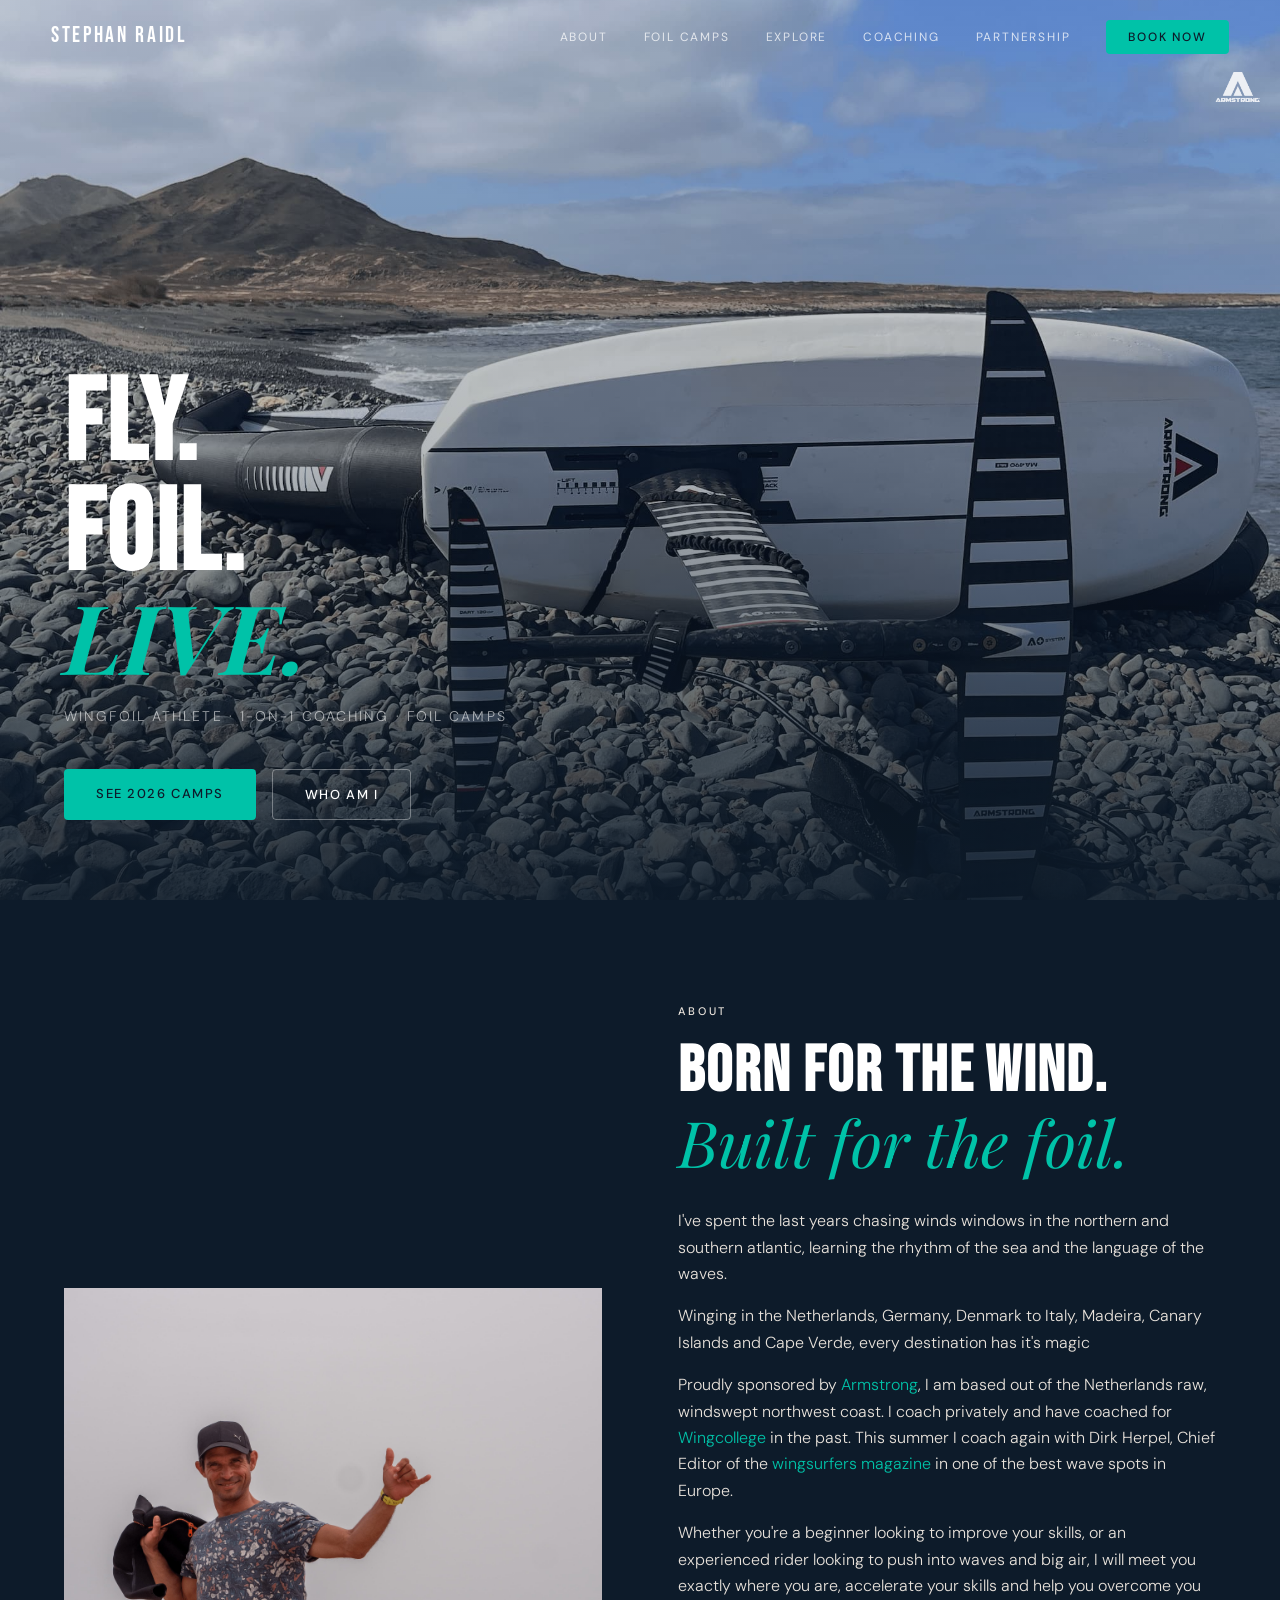
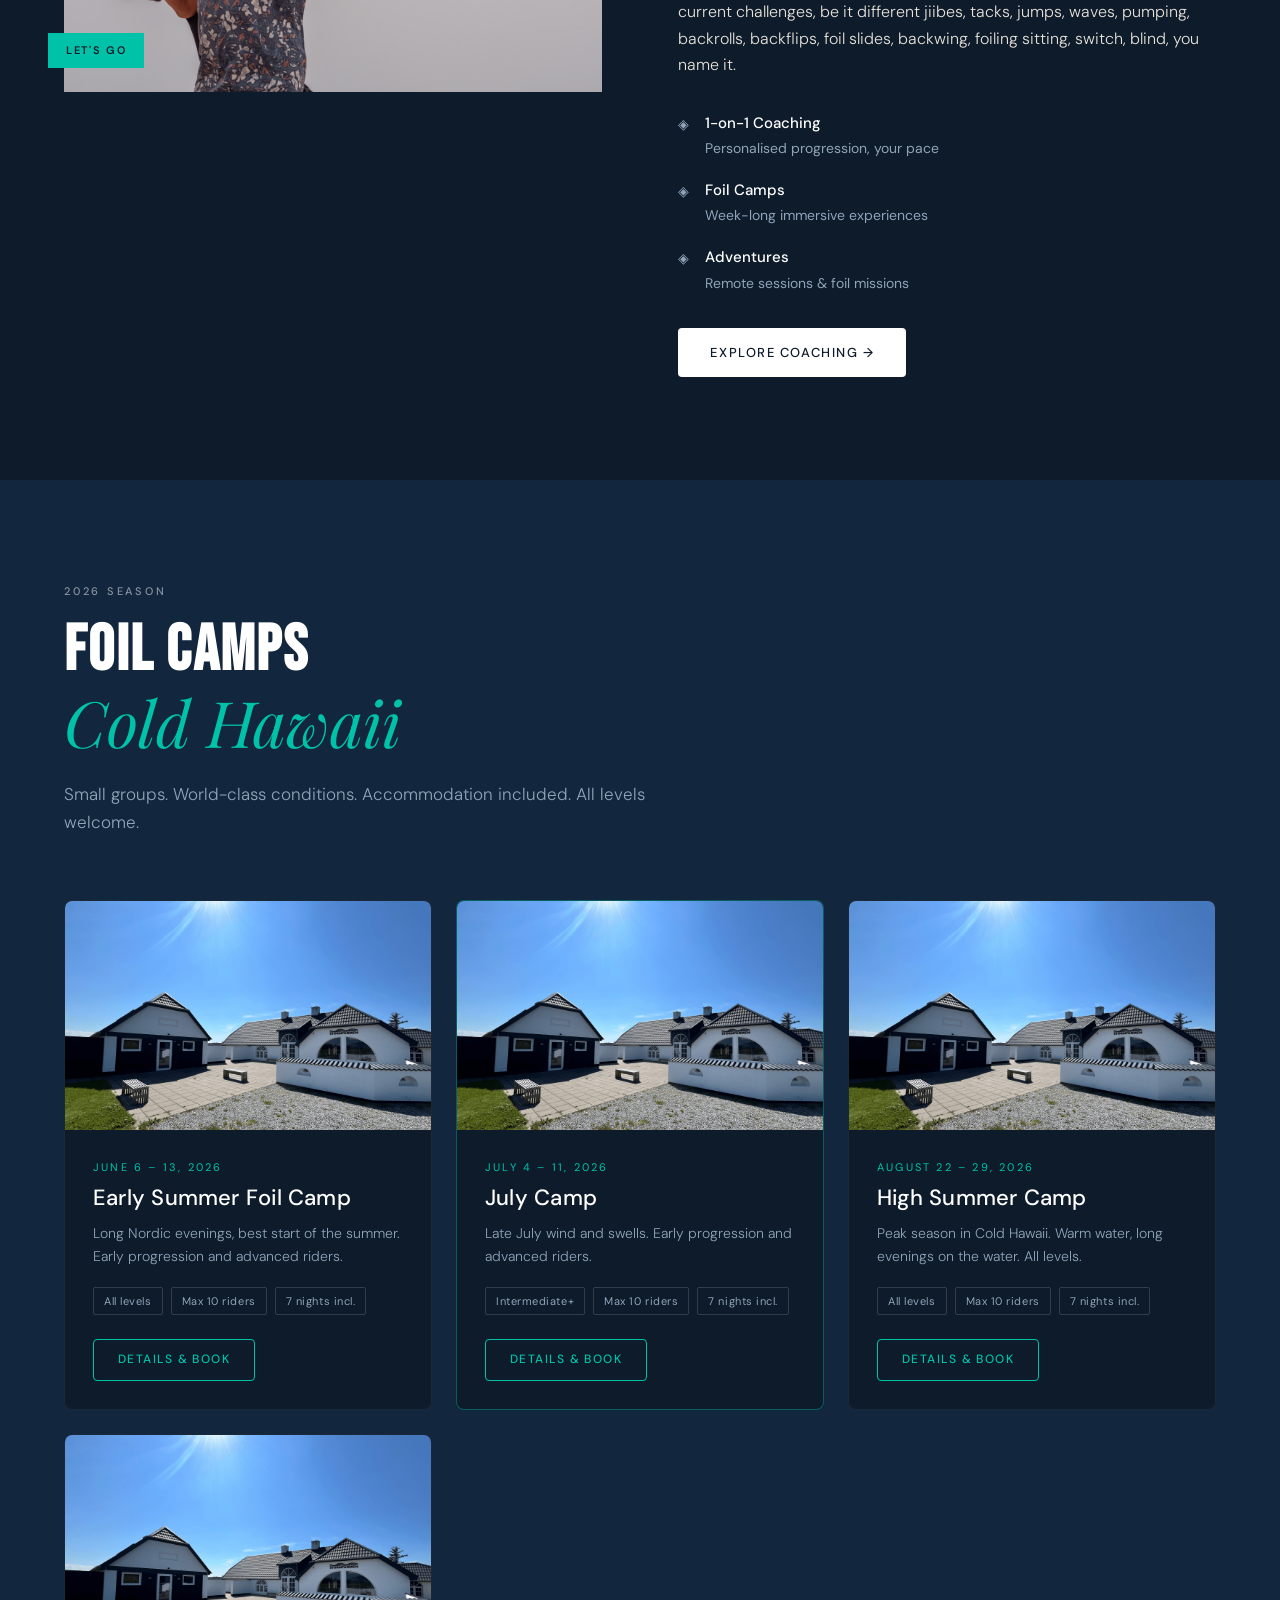
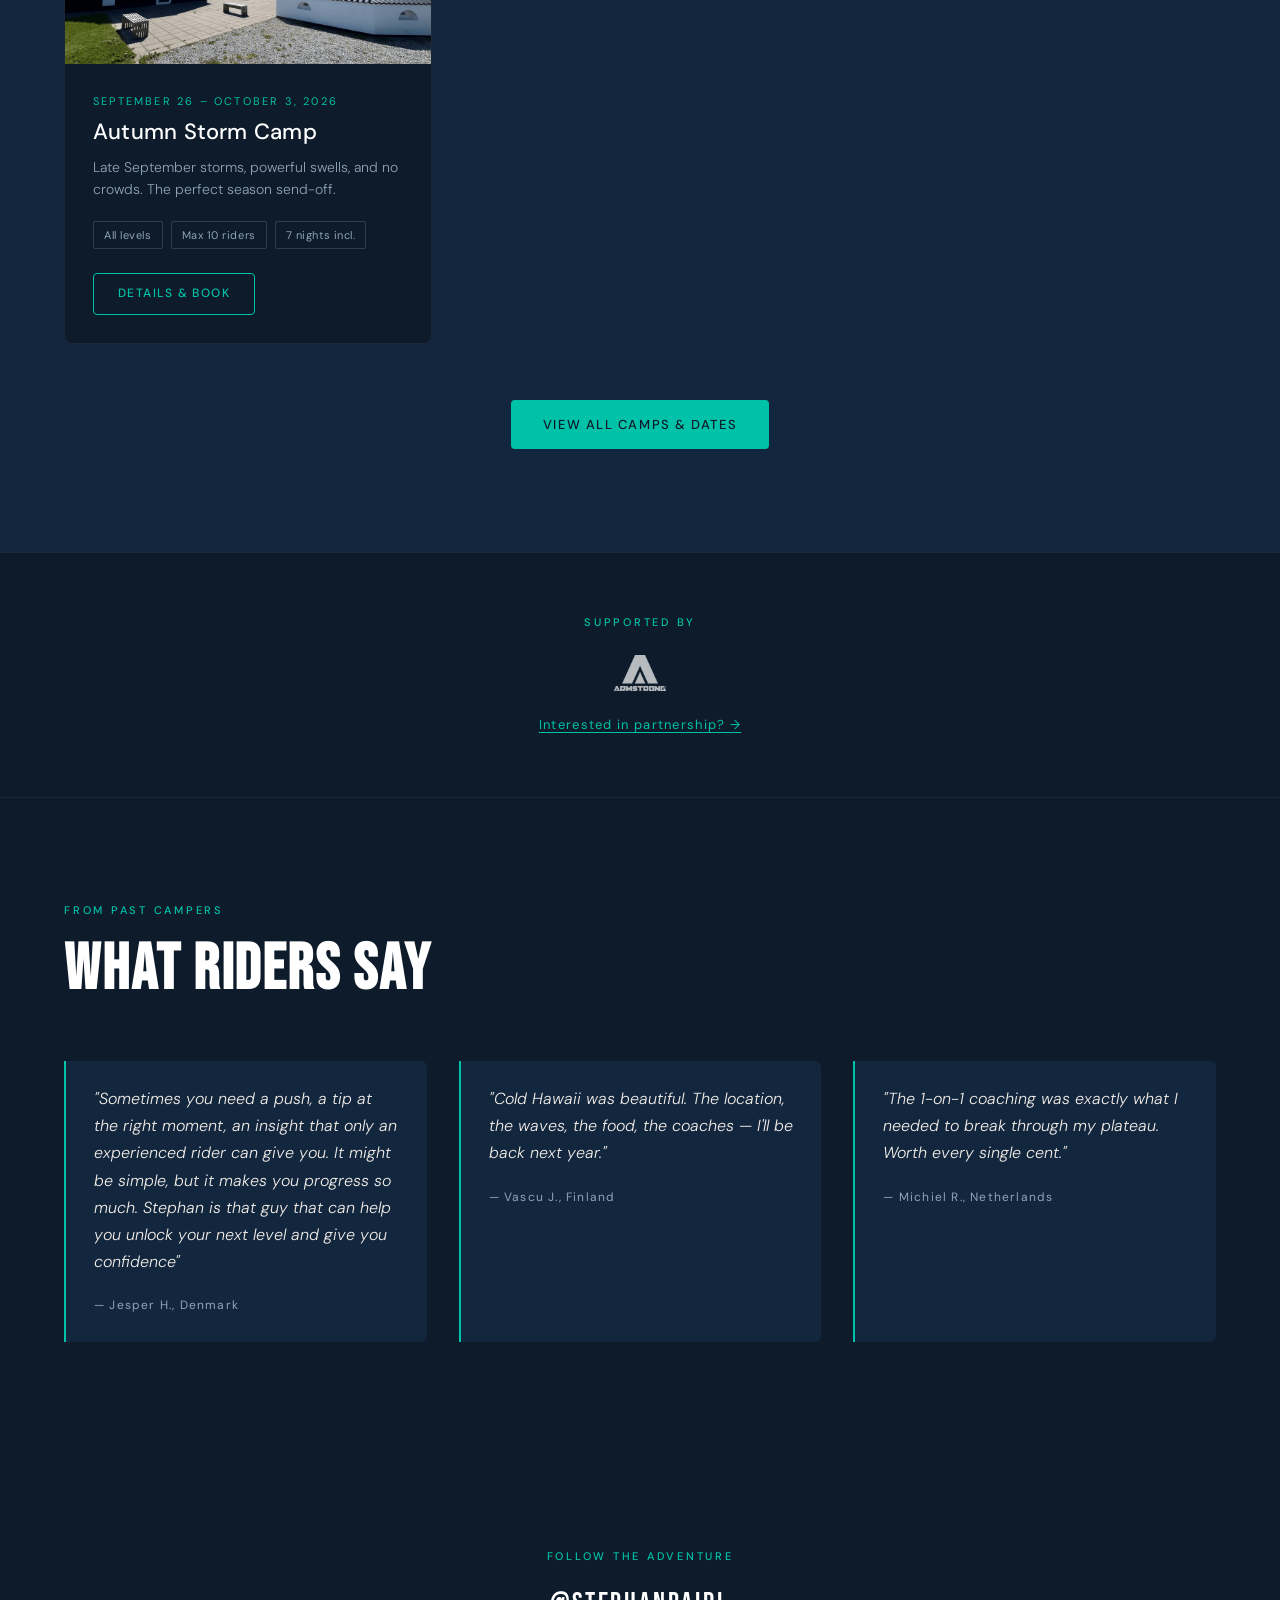
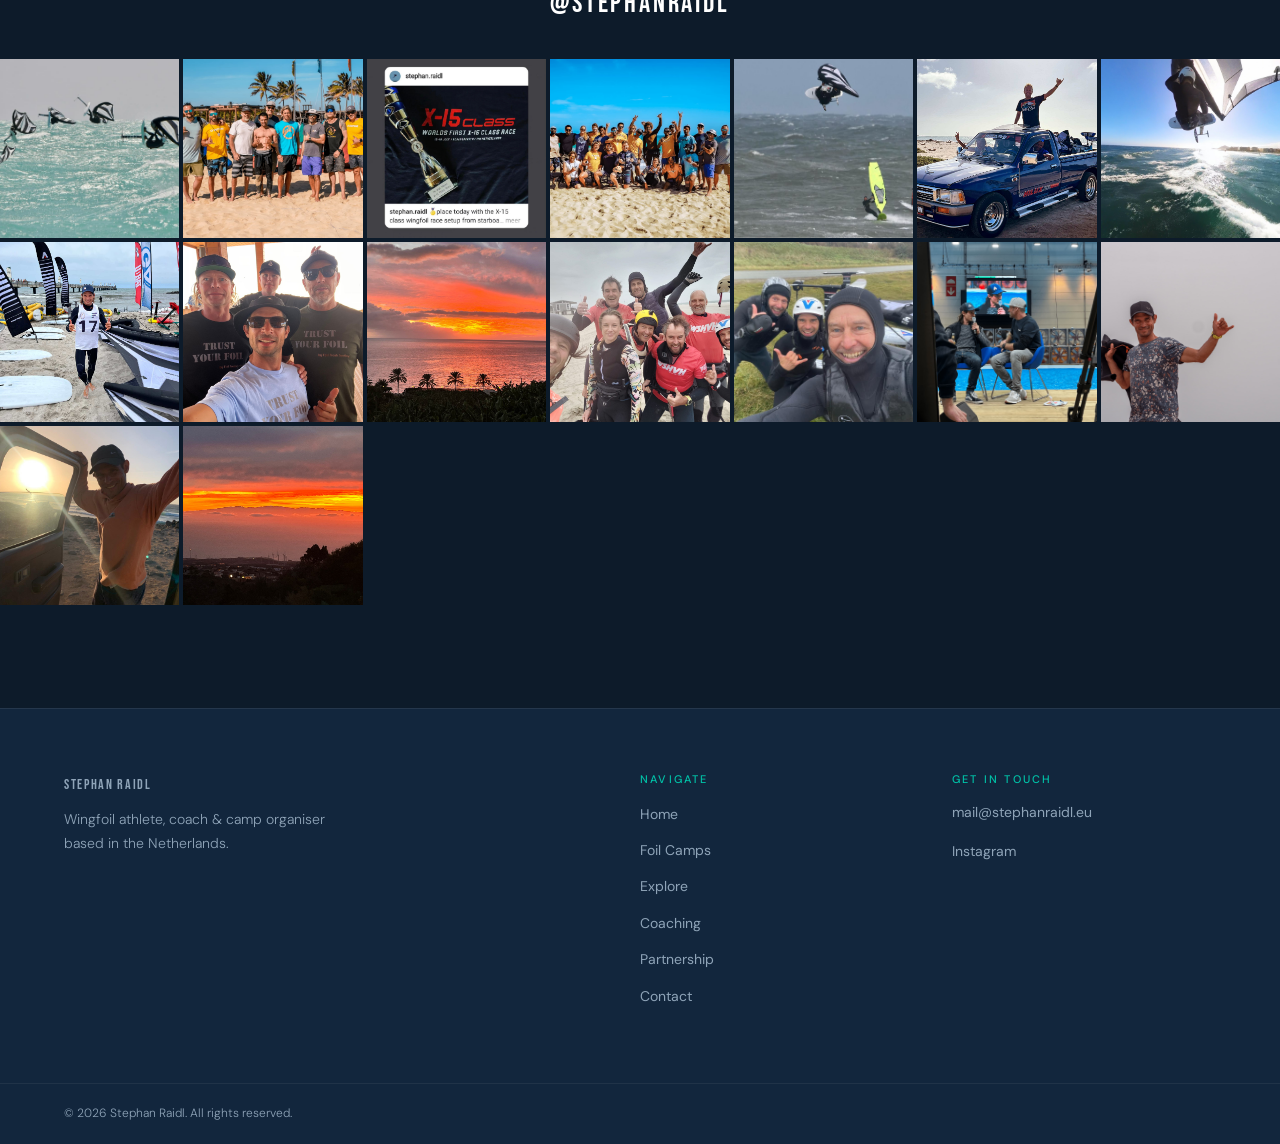
<file: index.html>
<!DOCTYPE html>
<html lang="en">
<head>
  <meta charset="UTF-8" />
  <meta name="viewport" content="width=device-width, initial-scale=1.0" />
  <title>Stephan Raidl — Wingfoil Athlete & Coach · Cold Hawaii Camps 2026</title>
  <meta name="description" content="Professional wingfoil athlete, 1-on-1 coaching & foil camps in Cold Hawaii, Denmark. Book your adventure." />
  <link rel="preconnect" href="https://fonts.googleapis.com" />
  <link rel="preconnect" href="https://fonts.gstatic.com" crossorigin />
  <link href="https://fonts.googleapis.com/css2?family=Bebas+Neue&family=DM+Sans:ital,wght@0,300;0,400;0,500;1,300&family=Playfair+Display:ital@1&display=swap" rel="stylesheet" />
  <link rel="stylesheet" href="style.css" />
  <style>
    .camp-slideshow { position: relative; overflow: hidden; }
    .camp-slideshow .slide { position: absolute; inset: 0; opacity: 0; transition: opacity 0.8s ease; }
    .camp-slideshow .slide:first-child { position: relative; }
    .camp-slideshow .slide.active { opacity: 1; z-index: 1; }
    .camp-slideshow .slide img { width: 100%; height: 100%; object-fit: cover; display: block; }
    .insta-grid { grid-template-columns: repeat(auto-fill, minmax(160px, 1fr)); }
    .insta-cell { display: block; aspect-ratio: 1; overflow: hidden; }
    .insta-cell img { width: 100%; height: 100%; object-fit: cover; display: block; transition: transform 0.3s ease; }
    .insta-cell:hover img { transform: scale(1.05); }
  </style>
</head>
<body>

  <!-- ─── NAV ─── -->
  <nav id="nav">
    <a href="index.html" class="nav-logo">Stephan Raidl</a>
    <button class="nav-burger" id="burger" aria-label="Menu">
      <span></span><span></span><span></span>
    </button>
  </nav>
    <ul class="nav-links" id="nav-links">
      <li><a href="index.html#about">About</a></li>
      <li><a href="camps.html">Foil Camps</a></li>
      <li><a href="explore.html">Explore</a></li>
          <li><a href="coaching.html">Coaching</a></li>
      <li><a href="partnership.html">Partnership</a></li>
      <li><a href="contact.html" class="nav-cta">Book Now</a></li>
    </ul>
  

  <!-- ─── ARMSTRONG LOGO ─── -->
  <a href="https://armstrongfoils.com/" target="_blank" rel="noopener noreferrer"
     style="position:fixed;top:72px;right:42px;transform:translateX(50%);z-index:999;opacity:0.85;transition:opacity 0.2s;"
     onmouseover="this.style.opacity='1'" onmouseout="this.style.opacity='0.85'">
    <img src="images/A-logo.avif" alt="Armstrong Foils" style="height:30px;width:auto;filter:brightness(0) invert(1);" />
  </a>

  <!-- ─── HERO ─── -->
  <header class="hero">
    <div class="hero-bg">
      <video id="hero-video" muted autoplay playsinline loop poster="images/FoilOnBeach_AliBaba.jpg" style="position:absolute;inset:0;width:100%;height:100%;object-fit:cover;z-index:1;">
        <source src="movies/combined_desktop.mp4" type="video/mp4" />
      </video>
    </div>
    <div class="hero-overlay" style="z-index:10;"></div>
    <div class="hero-content">

      <h1 class="hero-title">
        <span class="line">FLY.</span>
        <span class="line">FOIL.</span>
        <span class="line italic">LIVE.</span>
      </h1>
      <p class="hero-sub">Wingfoil athlete · 1-on-1 coaching · Foil camps</p>
      <div class="hero-actions">
        <a href="camps.html" class="btn btn-primary">See 2026 Camps</a>
        <a href="#about" class="btn btn-ghost">Who am I</a>
      </div>
    </div>
    <div class="hero-scroll">
      <span>Scroll</span>
      <div class="scroll-line"></div>
    </div>
  </header>

  <!-- ─── ABOUT ─── -->
  <section class="about" id="about">
    <div class="about-image">
      <img src="images/stephan-portrait-shaka.jpg" alt="stephan portrait shaka" />
      <div class="about-tag">Let's Go</div>
    </div>
    <div class="about-content">
      <p class="section-label">About</p>
      <h2>Born for the wind.<br /><em>Built for the foil.</em></h2>
      <p>I've spent the last years chasing winds windows in the northern and southern atlantic, learning the rhythm of the sea and the language of the waves.</p>
      <p> Winging in the Netherlands, Germany, Denmark to Italy, Madeira, Canary Islands and Cape Verde, every destination has it's magic </p>
      <p>Proudly sponsored by <a href="https://armstrongfoils.com/" target="_blank" rel="noopener noreferrer" style="color:var(--teal);text-decoration:none;">Armstrong</a>, I am based out of the Netherlands raw, windswept northwest coast. I coach privately and have coached for <a href="https://www.kite-college.com/portfolio/wingcollege-sizilien/" target="_blank" rel="noopener noreferrer" style="color:var(--teal);text-decoration:none;">Wingcollege</a> in the past. This summer I coach again with Dirk Herpel, Chief Editor of the <a href="https://www.wingsurfersmagazin.de" target="_blank" rel="noopener noreferrer" style="color:var(--teal);text-decoration:none;">wingsurfers magazine</a> in one of the best wave spots in Europe.</p>
      <p>Whether you're a beginner looking to improve your skills, or an experienced rider looking to push into waves and big air, I will meet you exactly where you are, accelerate your skills and help you overcome you current challenges, be it different jiibes, tacks, jumps, waves, pumping, backrolls, backflips, foil slides, backwing, foiling sitting, switch, blind,  you name it.</p>
      <ul class="about-pillars">
        <li>
          <span class="pillar-icon">◈</span>
          <div>
            <strong>1-on-1 Coaching</strong>
            <span>Personalised progression, your pace</span>
          </div>
        </li>
        <li>
          <span class="pillar-icon">◈</span>
          <div>
            <strong>Foil Camps</strong>
            <span>Week-long immersive experiences</span>
          </div>
        </li>
        <li>
          <span class="pillar-icon">◈</span>
          <div>
            <strong>Adventures</strong>
            <span>Remote sessions & foil missions</span>
          </div>
        </li>
      </ul>
      <a href="coaching.html" class="btn btn-dark">Explore Coaching →</a>
    </div>
  </section>

  <!-- ─── CAMPS TEASER ─── -->
  <section class="camps-teaser">
    <div class="camps-teaser-header">
      <p class="section-label light">2026 Season</p>
      <h2>Foil Camps<br /><em>Cold Hawaii</em></h2>
      <p class="camps-intro">Small groups. World-class conditions. Accommodation included. All levels welcome.</p>
    </div>
    <div class="camps-grid">
      <div class="camp-card">
        <div class="camp-img-wrap camp-slideshow">
          <div class="slide active"><img src="images/Stormfarmen_wide.jpg" alt="Foil Camp" /></div>
          <div class="slide"><img src="images/Still_foild_and_see.jpg" alt="Foil and Sea" /></div>
          <div class="slide"><img src="images/waves_Hanstholm.jpg" alt="Waves Hanstholm" /></div>
          <div class="slide"><img src="images/High_jump_hanstholm.jpg" alt="High Jump above windsurfers" /></div>
        </div>
        <div class="camp-info">
          <span class="camp-date">June 6 – 13, 2026</span>
          <h3>Early Summer Foil Camp</h3>
          <p>Long Nordic evenings, best start of the summer. Early progression and advanced riders.</p>
          <div class="camp-meta">
            <span>All levels</span>
            <span>Max 10 riders</span>
            <span>7 nights incl.</span>
          </div>
          <a href="camps.html" class="btn btn-outline">Details & Book</a>
        </div>
      </div>
      <div class="camp-card featured">
        <div class="camp-badge">Most Popular</div>
        <div class="camp-img-wrap camp-slideshow">
          <div class="slide active"><img src="images/Stormfarmen_wide.jpg" alt="High Jump Hanstholm" /></div>
          <div class="slide"><img src="images/High_jump_hanstholm.jpg" alt="High Jump above windsurfers" /></div>
          <div class="slide"><img src="images/waves_Hanstholm.jpg" alt="Waves Hanstholm" /></div>
          <div class="slide"><img src="images/Stoke_water.jpg" alt="Stoke on Water" /></div>
        </div>
        <div class="camp-info">
          <span class="camp-date">July 4 – 11, 2026</span>
          <h3>July Camp</h3>
          <p>Late July wind and swells. Early progression and advanced riders.</p>
          <div class="camp-meta">
            <span>Intermediate+</span>
            <span>Max 10 riders</span>
            <span>7 nights incl.</span>
          </div>
          <a href="camps.html" class="btn btn-outline">Details & Book</a>
        </div>
      </div>
      <div class="camp-card">
        <div class="camp-img-wrap camp-slideshow">
          <div class="slide active"><img src="images/Stormfarmen_wide.jpg" alt="Camp House" /></div>
          <div class="slide"><img src="images/High_jump_hanstholm.jpg" alt="Team SAL" /></div>
          <div class="slide"><img src="images/Still_foild_and_see.jpg" alt="Foil and Sea" /></div>
          <div class="slide"><img src="images/BackRoll.jpg" alt="Footprint in Sand" /></div>
        </div>
        <div class="camp-info">
          <span class="camp-date">August 22 – 29, 2026</span>
          <h3>High Summer Camp</h3>
          <p>Peak season in Cold Hawaii. Warm water, long evenings on the water. All levels.</p>
          <div class="camp-meta">
            <span>All levels</span>
            <span>Max 10 riders</span>
            <span>7 nights incl.</span>
          </div>
          <a href="camps.html" class="btn btn-outline">Details & Book</a>
        </div>
      </div>
      <div class="camp-card">
        <div class="camp-img-wrap camp-slideshow">
          <div class="slide active"><img src="images/Stormfarmen_wide.jpg" alt="Autumn Camp House" /></div>
          <div class="slide"><img src="images/High_jump_hanstholm.jpg" alt="High Jump Hanstholm" /></div>
          <div class="slide"><img src="images/Still_foild_and_see.jpg" alt="Foil and Sea" /></div>
          <div class="slide"><img src="images/BackRoll.jpg" alt="Backroll" /></div>
        </div>
        <div class="camp-info">
          <span class="camp-date">September 26 – October 3, 2026</span>
          <h3>Autumn Storm Camp</h3>
          <p>Late September storms, powerful swells, and no crowds. The perfect season send-off.</p>
          <div class="camp-meta">
            <span>All levels</span>
            <span>Max 10 riders</span>
            <span>7 nights incl.</span>
          </div>
          <a href="camps.html" class="btn btn-outline">Details & Book</a>
        </div>
      </div>
    </div>
    <div class="camps-cta">
      <a href="camps.html" class="btn btn-primary">View All Camps & Dates</a>
    </div>
  </section>

  <!-- ─── SPONSORS ─── -->
  <section class="sponsors">
    <p class="section-label">Supported by</p>
    <div class="sponsors-row">
      <!-- Replace these with real sponsor logos -->
      <a href="https://armstrongfoils.com" target="_blank" class="sponsor-logo-link">
  <img src="images/A-logo.avif" alt="Sponsor Name" style="height:36px;width:auto;opacity:0.7;filter:brightness(0) invert(1);" />
    </a>
      <!-- <div class="sponsor-logo">SPONSOR 1</div> -->
      <!-- <div class="sponsor-logo">SPONSOR 2</div> -->
      <!-- <div class="sponsor-logo">SPONSOR 3</div> -->
    </div>
    <a href="partnership.html" class="sponsor-cta">Interested in partnership? →</a>
  </section>

  <!-- ─── TESTIMONIALS ─── -->
  <section class="testimonials">
    <p class="section-label">From past campers</p>
    <h2>What riders say</h2>
    <div class="testimonials-grid">
      <blockquote>
        <p>"Sometimes you need a push, a tip at the right moment, an insight that only an experienced rider can give you.
        It might be simple, but it makes you progress so much. Stephan is that guy that can help you unlock your next level and give you confidence"</p>
        <cite>— Jesper H., Denmark</cite>
      </blockquote>
      <blockquote>
        <p>"Cold Hawaii was beautiful. The location, the waves, the food, the coaches — I'll be back next year."</p>
        <cite>— Vascu J., Finland</cite>
      </blockquote>
      <blockquote>
        <p>"The 1-on-1 coaching was exactly what I needed to break through my plateau. Worth every single cent."</p>
        <cite>— Michiel R., Netherlands</cite>
      </blockquote>
    </div>
  </section>

  <!-- ─── INSTAGRAM STRIP ─── -->
  <section class="insta-strip">
    <p class="section-label">Follow the adventure</p>
    <p class="insta-handle"><a href="https://instagram.com/stephanraidl" target="_blank">@stephanraidl</a></p>
    <div class="insta-grid">
      <a href="https://instagram.com/stephanraidl" target="_blank" class="insta-cell"><img src="images/BackRoll.jpg" alt="Backroll" /></a>
      <a href="https://instagram.com/stephanraidl" target="_blank" class="insta-cell"><img src="images/Team_SAL.jpg" alt="Team SAL" /></a>
      <a href="https://instagram.com/stephanraidl" target="_blank" class="insta-cell"><img src="images/1stPlaceX15-compressed.jpg" alt="1st Place X15" /></a>
      <a href="https://instagram.com/stephanraidl" target="_blank" class="insta-cell"><img src="images/Team_extended_SAL.jpg" alt="Team SAL Extended" /></a>
      <a href="https://instagram.com/stephanraidl" target="_blank" class="insta-cell"><img src="images/High_jump_hanstholm.jpg" alt="High Jump Hanstholm" /></a>
      <a href="https://instagram.com/stephanraidl" target="_blank" class="insta-cell"><img src="images/shiny_pickup_SAL-compressed.jpg" alt="Pickup SAL" /></a>
      <a href="https://instagram.com/stephanraidl" target="_blank" class="insta-cell"><img src="images/spot_view5-compressed.jpg" alt="Spot View" /></a>
      <a href="https://instagram.com/stephanraidl" target="_blank" class="insta-cell"><img src="images/Me_FehmarnFestival-compressed.jpg" alt="Fehmarn Festival" /></a>
      <a href="https://instagram.com/stephanraidl" target="_blank" class="insta-cell"><img src="images/Trust_your_foil-compressed.jpg" alt="Trust Your Foil" /></a>
      <a href="https://instagram.com/stephanraidl" target="_blank" class="insta-cell"><img src="images/Sunset_Madalena_do_Mar-compressed.jpg" alt="Sunset Madalena do Mar" /></a>
      <a href="https://instagram.com/stephanraidl" target="_blank" class="insta-cell"><img src="images/stoked_group_NL-compressed.jpg" alt="Stoked Group NL" /></a>
      <a href="https://instagram.com/stephanraidl" target="_blank" class="insta-cell"><img src="images/stoked_cold_Hawaii-compressed.jpg" alt="Stoked Cold Hawaii" /></a>
      <a href="https://instagram.com/stephanraidl" target="_blank" class="insta-cell"><img src="images/StephanRaidl_Boot_interview.jpg" alt="Boot Interview" /></a>
      <a href="https://instagram.com/stephanraidl" target="_blank" class="insta-cell"><img src="images/stephan-portrait-shaka.jpg" alt="Stephan Shaka" /></a>
      <a href="https://instagram.com/stephanraidl" target="_blank" class="insta-cell"><img src="images/Me_opening_door-compressed.jpg" alt="Cape Verde" /></a>
      <a href="https://instagram.com/stephanraidl" target="_blank" class="insta-cell"><img src="images/Gran_Canaria_sunrise-compressed.jpg" alt="Gran Canaria Sunrise" /></a>
    </div>
  </section>

  <!-- ─── FOOTER ─── -->
  <footer class="footer">
    <div class="footer-top">
      <div class="footer-brand">
        <p class="footer-logo">Stephan Raidl</p>
        <p>Wingfoil athlete, coach & camp organiser<br />based in the Netherlands.</p>
      </div>
      <div class="footer-links">
        <h4>Navigate</h4>
        <ul>
          <li><a href="index.html">Home</a></li>
          <li><a href="camps.html">Foil Camps</a></li>
          <li><a href="explore.html">Explore</a></li>
          <li><a href="coaching.html">Coaching</a></li>
          <li><a href="partnership.html">Partnership</a></li>
          <li><a href="contact.html">Contact</a></li>
        </ul>
      </div>
      <div class="footer-contact">
        <h4>Get in touch</h4>
        <a href="mailto:mail@stephanraidl.eu">mail@stephanraidl.eu</a>
        <div class="footer-socials">
          <a href="https://instagram.com/stephanraidl" target="_blank">Instagram</a>
        </div>
      </div>
    </div>
    <div class="footer-bottom">
      <p>© 2026 Stephan Raidl. All rights reserved.</p>
    </div>
  </footer>
  <script src="main.js"></script>
  <script>
    document.querySelectorAll('.camp-slideshow').forEach(function(show) {
      const slides = show.querySelectorAll('.slide');
      let current = 0;
      setInterval(function() {
        slides[current].classList.remove('active');
        current = (current + 1) % slides.length;
        slides[current].classList.add('active');
      }, 5000);
    });

    // ─── HERO VIDEO — swap to mobile src on small screens ───
    const heroVideo = document.getElementById('hero-video');
    if (heroVideo && window.innerWidth <= 768) {
      heroVideo.src = 'movies/combined_mobile.mp4';
      heroVideo.load();
    }
  </script>
</body>
</html>
</file>
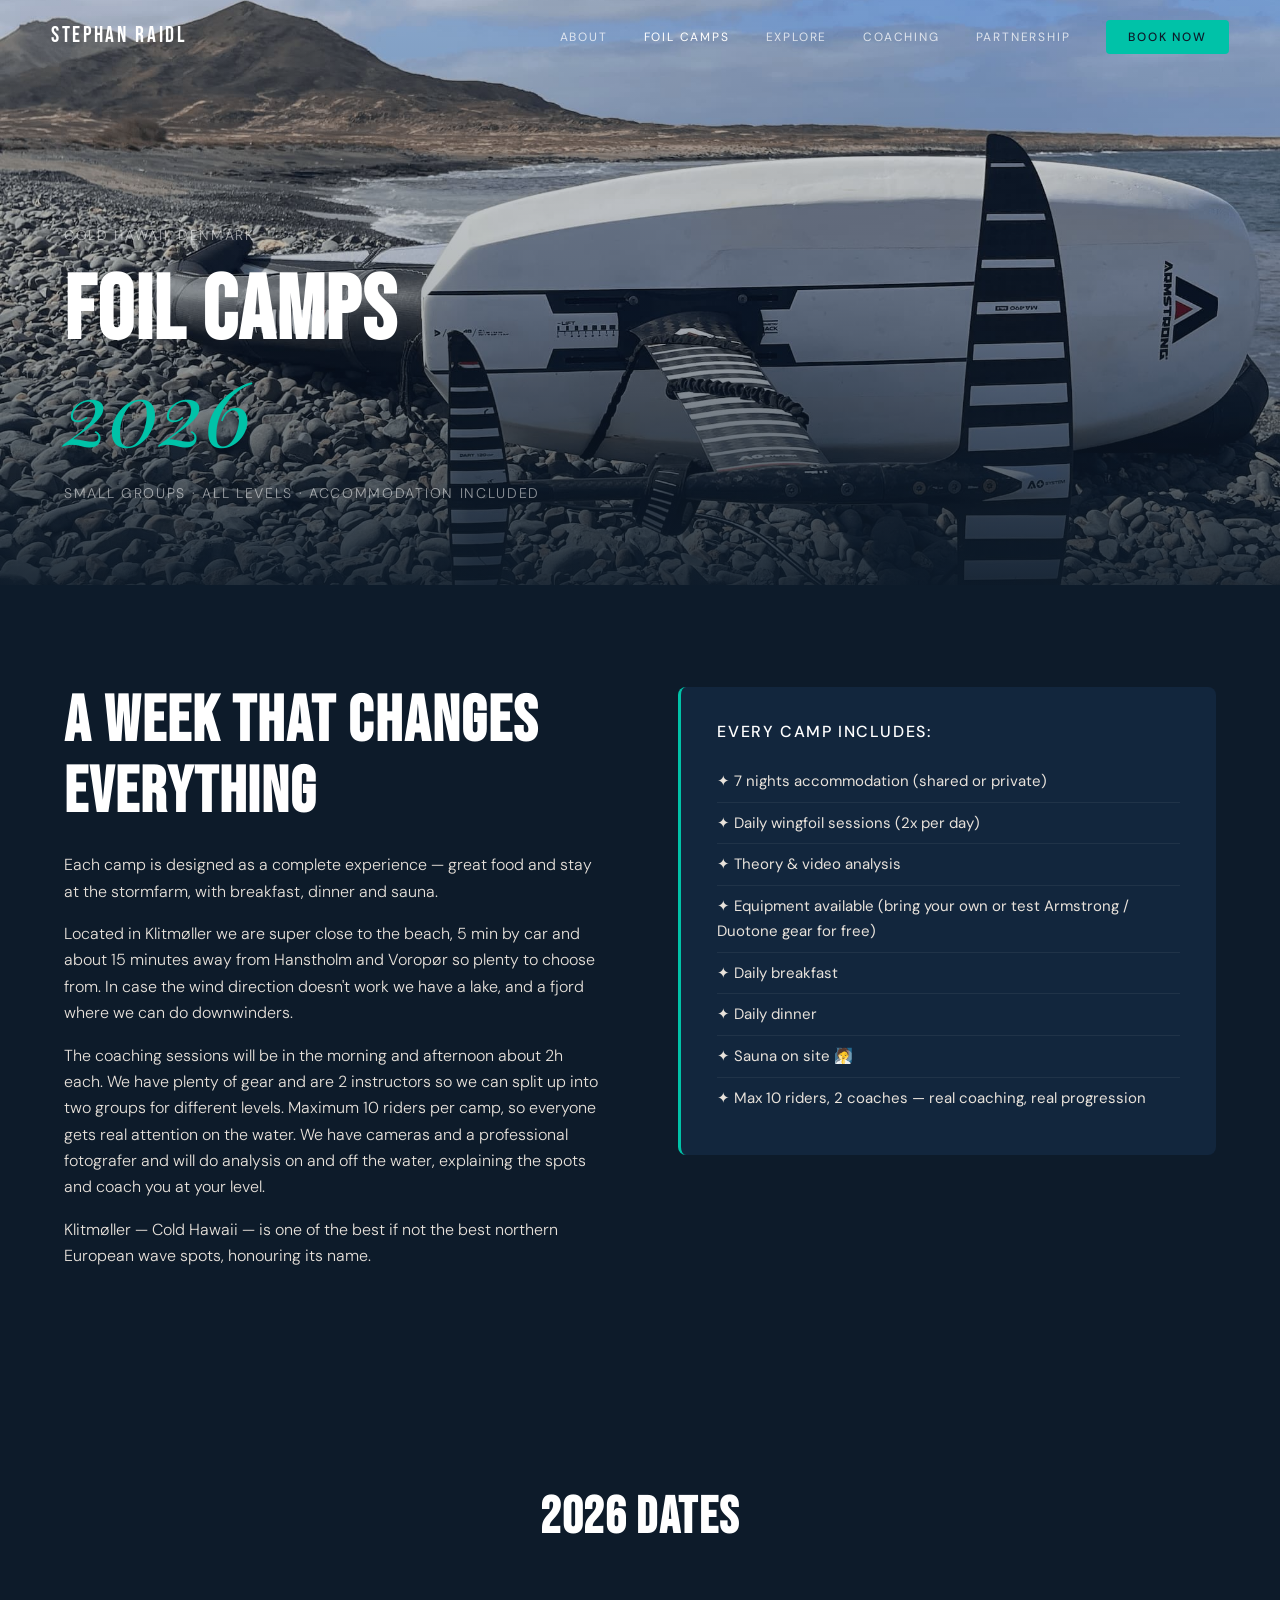
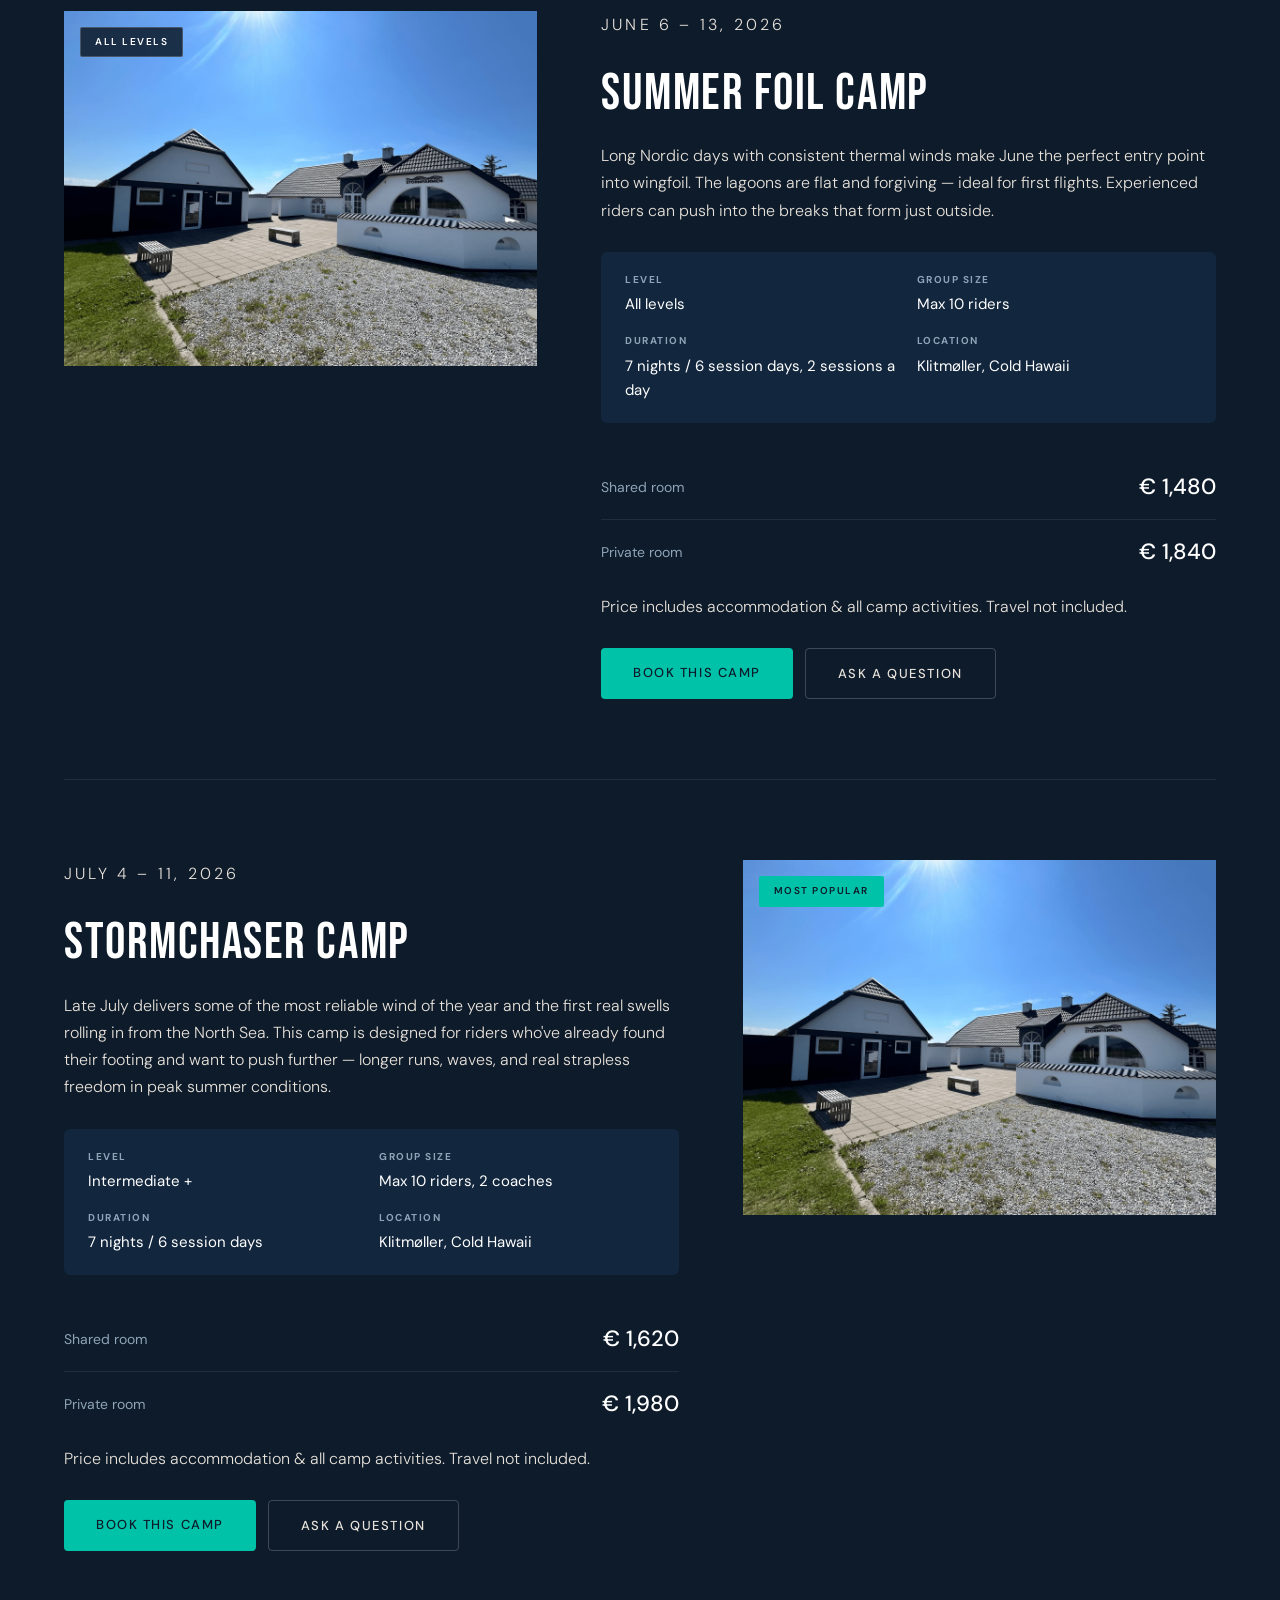
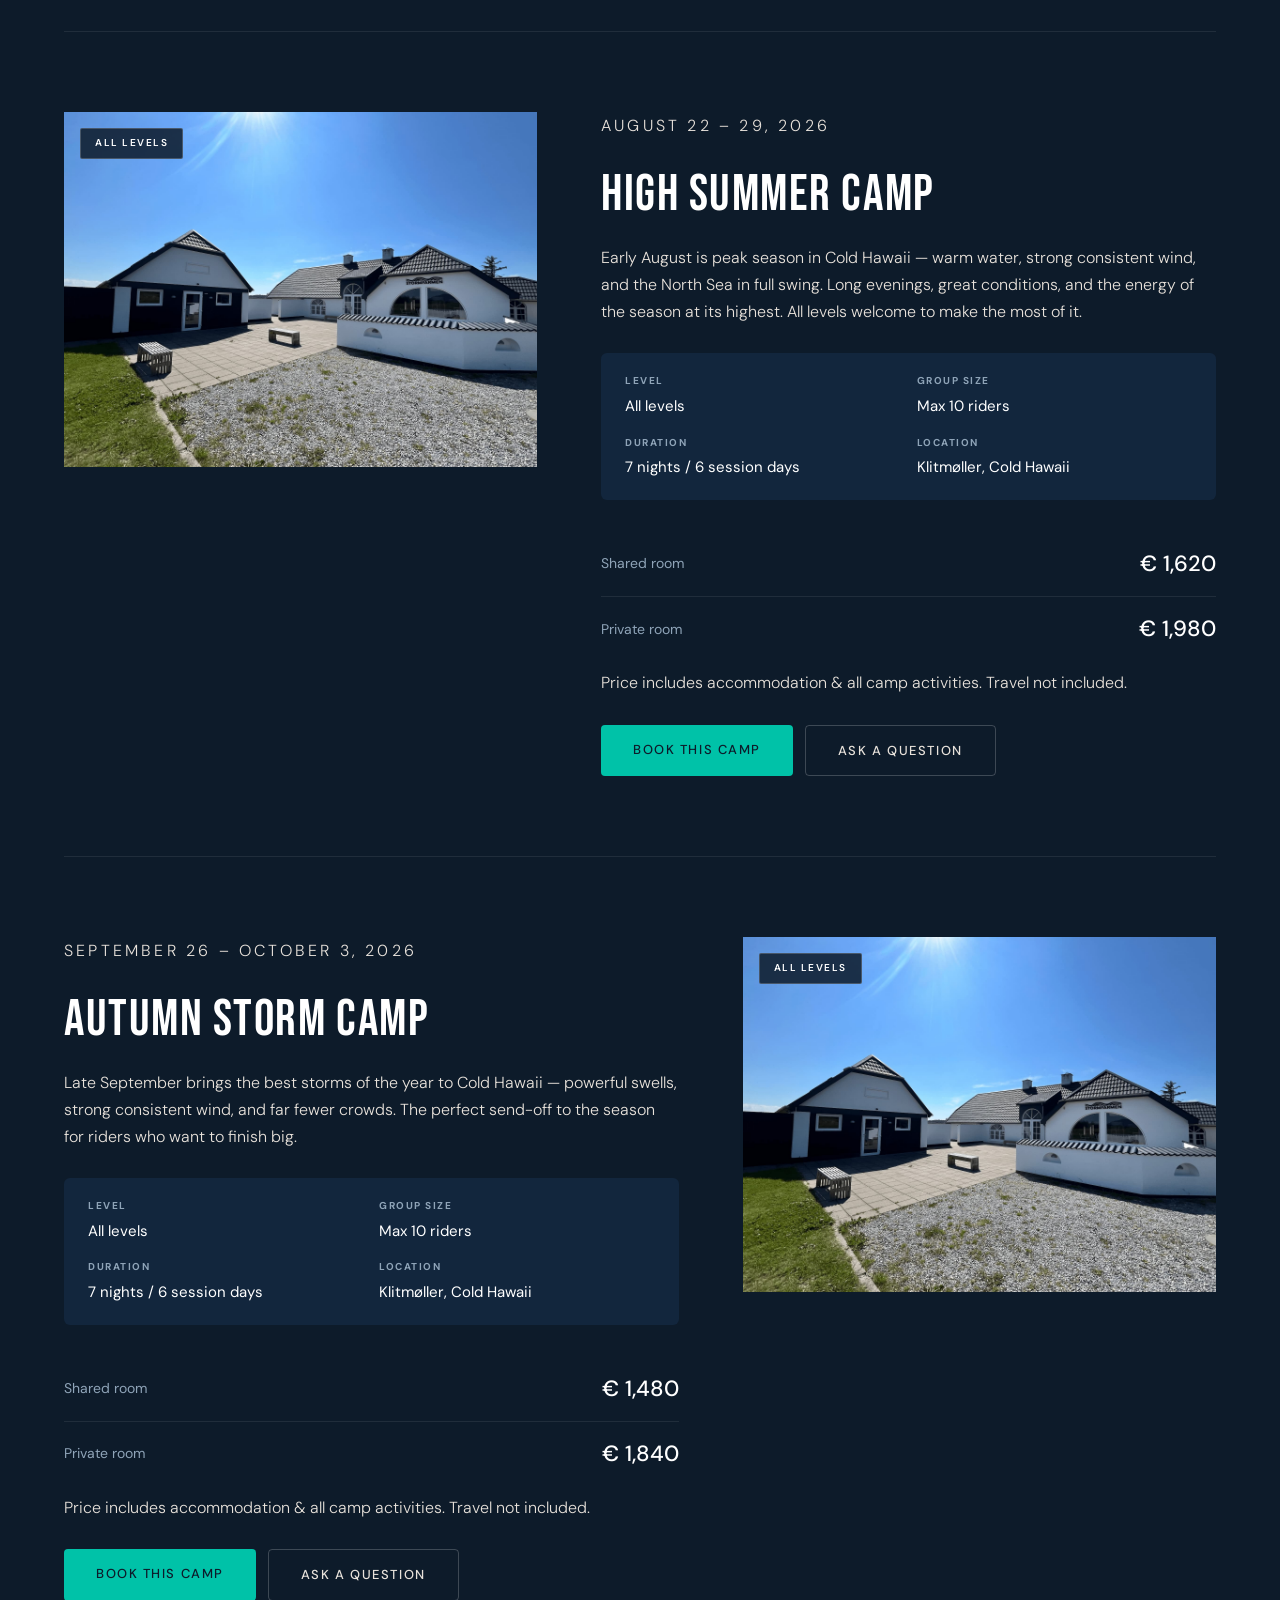
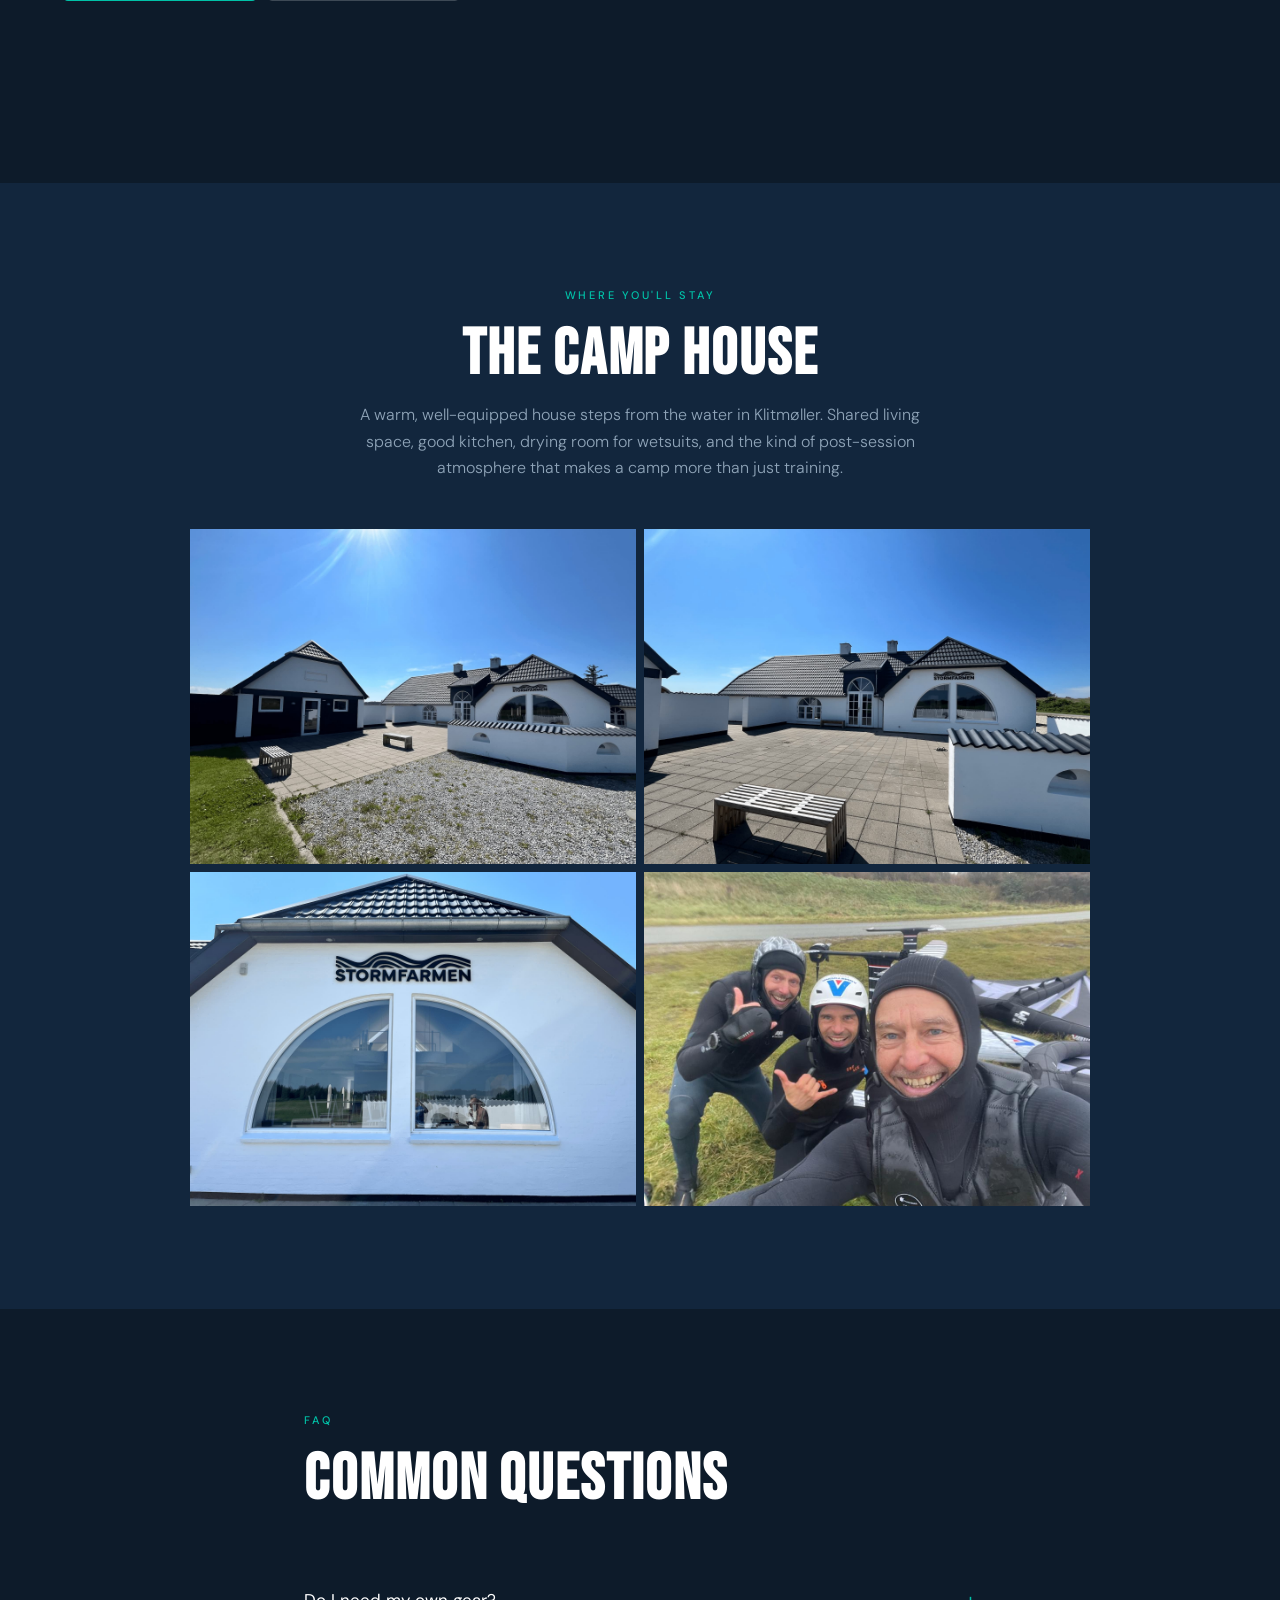
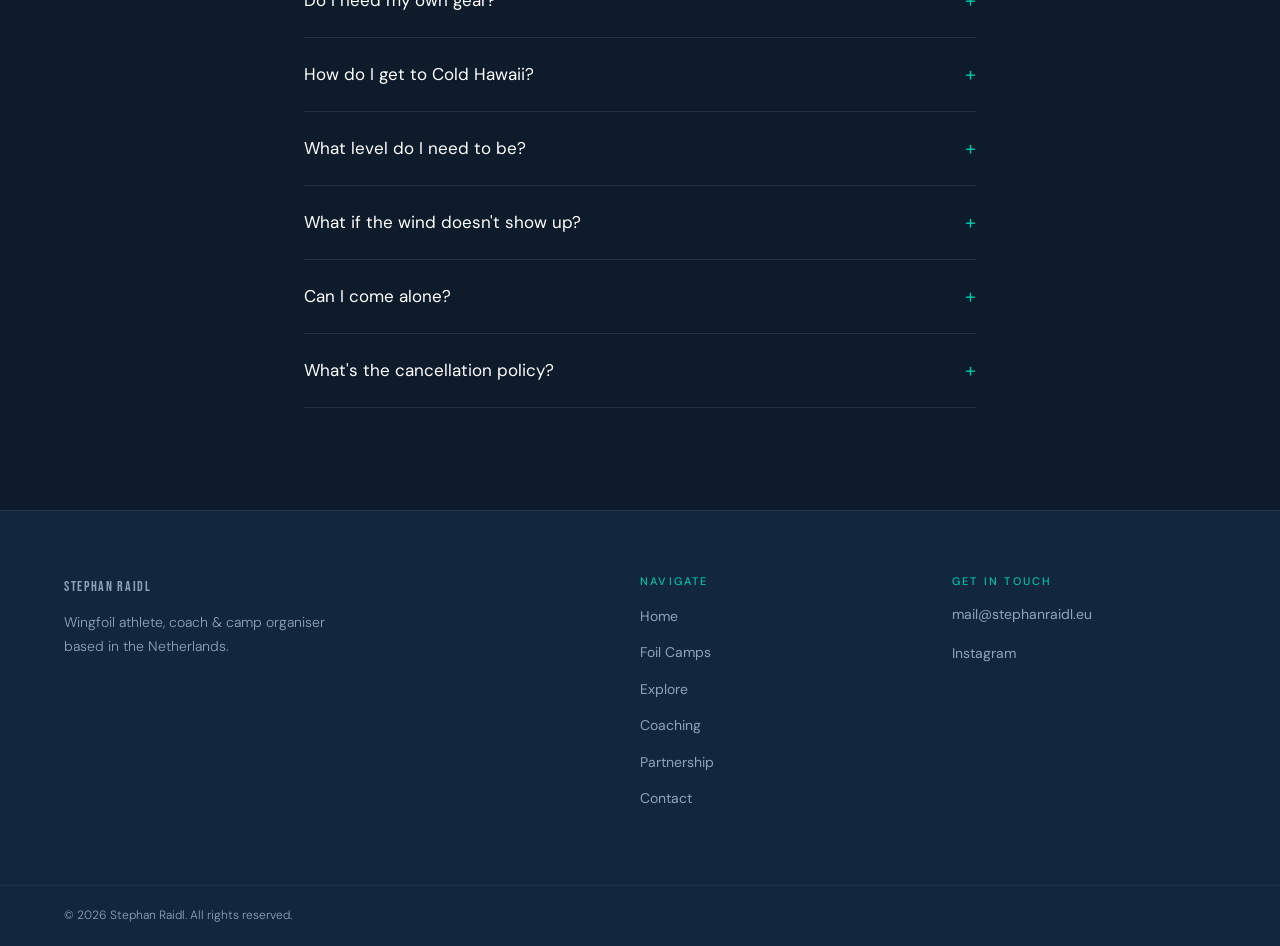
<file: camps.html>
<!DOCTYPE html>
<html lang="en">
<head>
  <meta charset="UTF-8" />
  <meta name="viewport" content="width=device-width, initial-scale=1.0" />
  <title>Foil Camps 2026 — Stephan Raidl · Cold Hawaii</title>
  <meta name="description" content="Wingfoil camps in Cold Hawaii, Denmark. Week-long immersive experiences for advanced levels. Accommodation included." />
  <link rel="preconnect" href="https://fonts.googleapis.com" />
  <link rel="preconnect" href="https://fonts.gstatic.com" crossorigin />
  <link href="https://fonts.googleapis.com/css2?family=Bebas+Neue&family=DM+Sans:ital,wght@0,300;0,400;0,500;1,300&family=Playfair+Display:ital@1&display=swap" rel="stylesheet" />
  <link rel="stylesheet" href="style.css" />
  <style>
    .camp-slideshow { position: relative; overflow: hidden; }
    .camp-slideshow .slide { position: absolute; inset: 0; opacity: 0; transition: opacity 0.8s ease; }
    .camp-slideshow .slide:first-child { position: relative; }
    .camp-slideshow .slide.active { opacity: 1; z-index: 1; }
    .camp-slideshow .slide img { width: 100%; height: 100%; object-fit: cover; display: block; }
    .camp-listing-badge { z-index: 2; }
  </style>
</head>
<body>

  <nav id="nav">
    <a href="index.html" class="nav-logo">Stephan Raidl</a>
    <button class="nav-burger" id="burger" aria-label="Menu">
      <span></span><span></span><span></span>
    </button>
  </nav>
    <ul class="nav-links" id="nav-links">
      <li><a href="index.html#about">About</a></li>
      <li><a href="camps.html" class="active">Foil Camps</a></li>
      <li><a href="explore.html">Explore</a></li>
          <li><a href="coaching.html">Coaching</a></li>
      <li><a href="partnership.html">Partnership</a></li>
      <li><a href="contact.html" class="nav-cta">Book Now</a></li>
    </ul>
  

  <!-- PAGE HERO -->
  <div class="page-hero">
    <div class="hero-bg">
      <img src="images/FoilOnBeach_AliBaba.jpg" alt="Foil on Beach" style="width:100%;height:100%;object-fit:cover;display:block;" />
    </div>
    <div class="hero-overlay"></div>
    <div class="page-hero-content">
      <p class="hero-eyebrow">Cold Hawaii, Denmark</p>
      <h1>Foil Camps<br /><em>2026</em></h1>
      <p>Small groups · All levels · Accommodation included</p>
    </div>
  </div>

  <!-- INTRO -->
  <section class="page-intro">
    <div class="intro-text">
      <h2>A week that changes everything</h2>
      <p>Each camp is designed as a complete experience — great food and stay at the stormfarm, with breakfast, dinner and sauna.</p>
      <p>Located in Klitmøller we are super close to the beach, 5 min by car and about 15 minutes away from Hanstholm and Voropør so plenty to choose from. In case the wind direction doesn't work we have a lake, and a fjord where we can do downwinders.<p/>
      <p> The coaching sessions will be in the morning and afternoon about 2h each. We have plenty of gear and are 2 instructors so we can split up into two groups for different levels. Maximum 10 riders per camp, so everyone gets real attention on the water.
      We have cameras and a professional fotografer and will do analysis on and off the water, explaining the spots and coach you at your level.</p>
      <p>Klitmøller — Cold Hawaii — is one of the best if not the best northern European wave spots, honouring its name.</p>
    </div>
    <div class="intro-includes">
      <h3>Every camp includes:</h3>
      <ul>
        <li>✦ 7 nights accommodation (shared or private)</li>
        <li>✦ Daily wingfoil sessions (2x per day)</li>
        <li>✦ Theory & video analysis</li>
        <li>✦ Equipment available (bring your own or test Armstrong / Duotone gear for free)</li>
        <li>✦ Daily breakfast</li>
        <li>✦ Daily dinner</li>
        <li>✦ Sauna on site 🧖</li>
        <li>✦ Max 10 riders, 2 coaches — real coaching, real progression</li>
      </ul>
    </div>
  </section>

  <!-- CAMP LISTINGS -->
  <section class="camps-full">
    <h2 class="section-title">2026 Dates</h2>

    <div class="camp-listing">
      <div class="camp-listing-img camp-slideshow">
        <div class="slide active"><img src="images/Stormfarmen_wide.jpg" alt="Camp House" /></div>
        <div class="slide"><img src="images/Still_foild_and_see.jpg" alt="Foil and Sea" /></div>
        <div class="slide"><img src="images/waves_Hanstholm.jpg" alt="Waves Hanstholm" /></div>
        <div class="slide"><img src="images/Stoke_water.jpg" alt="Stoke on Water" /></div>
        <div class="camp-listing-badge">All Levels</div>
      </div>
      <div class="camp-listing-body">
        <p class="camp-listing-date">June 6 – 13, 2026</p>
        <h3>Summer Foil Camp</h3>
        <p>Long Nordic days with consistent thermal winds make June the perfect entry point into wingfoil. The lagoons are flat and forgiving — ideal for first flights. Experienced riders can push into the breaks that form just outside.</p>
        <div class="camp-details-grid">
          <div><strong>Level</strong><span>All levels</span></div>
          <div><strong>Group size</strong><span>Max 10 riders</span></div>
          <div><strong>Duration</strong><span>7 nights / 6 session days, 2 sessions a day</span></div>
          <div><strong>Location</strong><span>Klitmøller, Cold Hawaii</span></div>
        </div>
        <div class="camp-pricing">
          <div class="price-tier">
            <span class="tier-name">Shared room</span>
            <span class="tier-price">€ 1,480</span>
          </div>
          <div class="price-tier">
            <span class="tier-name">Private room</span>
            <span class="tier-price">€ 1,840</span>
          </div>
          <p class="price-note">Price includes accommodation & all camp activities. Travel not included.</p>
        </div>
        <div class="camp-listing-actions">
          <a href="contact.html?camp=june" class="btn btn-primary">Book This Camp</a>
          <a href="contact.html?camp=june&amp;q=1" class="btn btn-ghost-dark">Ask a Question</a>
        </div>
      </div>
    </div>

    <div class="camp-listing reverse featured-listing">
      <div class="camp-listing-img camp-slideshow">
        <div class="slide active"><img src="images/Stormfarmen_wide.jpg" alt="High Jump Hanstholm" /></div>
        <div class="slide"><img src="images/High_jump_hanstholm.jpg" alt="Backroll" /></div>
        <div class="slide"><img src="images/waves_Hanstholm.jpg" alt="Waves Hanstholm" /></div>
        <div class="slide"><img src="images/Foils_Pickup.jpg" alt="Foils in Pickup" /></div>
        <div class="camp-listing-badge popular">Most Popular</div>
      </div>
      <div class="camp-listing-body">
        <p class="camp-listing-date">July 4 – 11, 2026</p>
        <h3>Stormchaser Camp</h3>
        <p>Late July delivers some of the most reliable wind of the year and the first real swells rolling in from the North Sea. This camp is designed for riders who've already found their footing and want to push further — longer runs, waves, and real strapless freedom in peak summer conditions.</p>
        <div class="camp-details-grid">
          <div><strong>Level</strong><span>Intermediate +</span></div>
          <div><strong>Group size</strong><span>Max 10 riders, 2 coaches</span></div>
          <div><strong>Duration</strong><span>7 nights / 6 session days</span></div>
          <div><strong>Location</strong><span>Klitmøller, Cold Hawaii</span></div>
        </div>
        <div class="camp-pricing">
          <div class="price-tier">
            <span class="tier-name">Shared room</span>
            <span class="tier-price">€ 1,620</span>
          </div>
          <div class="price-tier">
            <span class="tier-name">Private room</span>
            <span class="tier-price">€ 1,980</span>
          </div>
          <p class="price-note">Price includes accommodation & all camp activities. Travel not included.</p>
        </div>
        <div class="camp-listing-actions">
          <a href="contact.html?camp=august" class="btn btn-primary">Book This Camp</a>
          <a href="contact.html?camp=august&amp;q=1" class="btn btn-ghost-dark">Ask a Question</a>
        </div>
      </div>
    </div>

    <div class="camp-listing">
      <div class="camp-listing-img camp-slideshow">
        <div class="slide active"><img src="images/Stormfarmen_wide.jpg" alt="Camp House" /></div>
        <div class="slide"><img src="images/High_jump_hanstholm.jpg" alt="High jump Hanstholm" /></div>
        <div class="slide"><img src="images/Stoke_static.jpg" alt="Stoke Static" /></div>
        <div class="slide"><img src="images/BackRoll.jpg" alt="Backroll" /></div>
        <div class="camp-listing-badge">All Levels</div>
      </div>
      <div class="camp-listing-body">
        <p class="camp-listing-date">August 22 – 29, 2026</p>
        <h3>High Summer Camp</h3>
        <p>Early August is peak season in Cold Hawaii — warm water, strong consistent wind, and the North Sea in full swing. Long evenings, great conditions, and the energy of the season at its highest. All levels welcome to make the most of it.</p>
        <div class="camp-details-grid">
          <div><strong>Level</strong><span>All levels</span></div>
          <div><strong>Group size</strong><span>Max 10 riders</span></div>
          <div><strong>Duration</strong><span>7 nights / 6 session days</span></div>
          <div><strong>Location</strong><span>Klitmøller, Cold Hawaii</span></div>
        </div>
        <div class="camp-pricing">
          <div class="price-tier">
            <span class="tier-name">Shared room</span>
            <span class="tier-price">€ 1,620</span>
          </div>
          <div class="price-tier">
            <span class="tier-name">Private room</span>
            <span class="tier-price">€ 1,980</span>
          </div>
          <p class="price-note">Price includes accommodation & all camp activities. Travel not included.</p>
        </div>
        <div class="camp-listing-actions">
          <a href="contact.html?camp=september" class="btn btn-primary">Book This Camp</a>
          <a href="contact.html?camp=september&amp;q=1" class="btn btn-ghost-dark">Ask a Question</a>
        </div>
      </div>
    </div>

    <div class="camp-listing reverse">
      <div class="camp-listing-img camp-slideshow">
        <div class="slide active"><img src="images/Stormfarmen_wide.jpg" alt="Autumn Camp House" /></div>
        <div class="slide"><img src="images/High_jump_hanstholm.jpg" alt="High Jump Hanstholm" /></div>
        <div class="slide"><img src="images/Stoke_static.jpg" alt="Stoke Static" /></div>
        <div class="slide"><img src="images/BackRoll.jpg" alt="Backroll" /></div>
        <div class="camp-listing-badge">All Levels</div>
      </div>
      <div class="camp-listing-body">
        <p class="camp-listing-date">September 26 – October 3, 2026</p>
        <h3>Autumn Storm Camp</h3>
        <p>Late September brings the best storms of the year to Cold Hawaii — powerful swells, strong consistent wind, and far fewer crowds. The perfect send-off to the season for riders who want to finish big.</p>
        <div class="camp-details-grid">
          <div><strong>Level</strong><span>All levels</span></div>
          <div><strong>Group size</strong><span>Max 10 riders</span></div>
          <div><strong>Duration</strong><span>7 nights / 6 session days</span></div>
          <div><strong>Location</strong><span>Klitmøller, Cold Hawaii</span></div>
        </div>
        <div class="camp-pricing">
          <div class="price-tier">
            <span class="tier-name">Shared room</span>
            <span class="tier-price">€ 1,480</span>
          </div>
          <div class="price-tier">
            <span class="tier-name">Private room</span>
            <span class="tier-price">€ 1,840</span>
          </div>
          <p class="price-note">Price includes accommodation & all camp activities. Travel not included.</p>
        </div>
        <div class="camp-listing-actions">
          <a href="contact.html?camp=october" class="btn btn-primary">Book This Camp</a>
          <a href="contact.html?camp=october&amp;q=1" class="btn btn-ghost-dark">Ask a Question</a>
        </div>
      </div>
    </div>

  </section>

  <!-- ACCOMMODATION -->
  <section class="accommodation">
    <p class="section-label">Where you'll stay</p>
    <h2>The Camp House</h2>
    <p class="accom-intro">A warm, well-equipped house steps from the water in Klitmøller. Shared living space, good kitchen, drying room for wetsuits, and the kind of post-session atmosphere that makes a camp more than just training.</p>
    <div class="accom-gallery">
      <img src="images/Stormfarmen_wide.jpg" alt="Camp House Wide" class="accom main-accom" style="width:100%;height:100%;object-fit:cover;display:block;" />
      <img src="images/Stormfarmen_wide2.jpg" alt="Camp House" class="accom" style="width:100%;height:100%;object-fit:cover;display:block;" />
      <img src="images/Stormfarmen.jpg" alt="Stormfarmen" class="accom" style="width:100%;height:100%;object-fit:cover;display:block;" />
      <img src="images/stoked_cold_Hawaii-compressed.jpg" alt="Stoked Cold Hawaii" class="accom" style="width:100%;height:100%;object-fit:cover;display:block;" />
    </div>
  </section>

  <!-- FAQ -->
  <section class="faq">
    <p class="section-label">FAQ</p>
    <h2>Common questions</h2>
    <div class="faq-list">
      <details>
        <summary>Do I need my own gear?</summary>
        <p>Yes you should bring your own setup so you have what you are used to ride. We do have other boards, wings and foils you can try out, but the easiest and best gear is always the gear you know best.</p>
      </details>
      <details>
        <summary>How do I get to Cold Hawaii?</summary>
        <p>Drive by car, it's about 3–4 hours from Flensburg in Germany. Or fly into Billund (BLL) or Aalborg (AAL), then rent a car for the ~1.5–2h drive to Klitmøller. I can help coordinate arrivals.</p>
      </details>
      <details>
        <summary>What level do I need to be?</summary>
        <p>You should be able to stand on your board and be able to hold the wing in your hands without falling into the water. It would be beneficial if you have foiled your first meters — jibes and tacks not required but good to have ;-)</p>
      </details>
      <details>
        <summary>What if the wind doesn't show up?</summary>
        <p>Cold Hawaii is one of the windiest spots in Europe — it almost always delivers. On light-wind days we do theory, video review, dry land drills, or explore the local area. You'll never be bored.</p>
      </details>
      <details>
        <summary>Can I come alone?</summary>
        <p>Absolutely — most people do. The small group format means you'll quickly feel at home.</p>
      </details>
      <details>
        <summary>What's the cancellation policy?</summary>
        <p>Full refund up to 60 days before the camp. 50% refund between 30–60 days. Within 30 days, the spot can be transferred to another person. Get in touch and we'll work it out.</p>
      </details>
    </div>
  </section>

  <footer class="footer">
    <div class="footer-top">
      <div class="footer-brand">
        <p class="footer-logo">Stephan Raidl</p>
        <p>Wingfoil athlete, coach & camp organiser<br />based in the Netherlands.</p>
      </div>
      <div class="footer-links">
        <h4>Navigate</h4>
        <ul>
          <li><a href="index.html">Home</a></li>
          <li><a href="camps.html">Foil Camps</a></li>
          <li><a href="explore.html">Explore</a></li>
          <li><a href="coaching.html">Coaching</a></li>
          <li><a href="partnership.html">Partnership</a></li>
          <li><a href="contact.html">Contact</a></li>
        </ul>
      </div>
      <div class="footer-contact">
        <h4>Get in touch</h4>
        <a href="mailto:mail@stephanraidl.eu">mail@stephanraidl.eu</a>
        <div class="footer-socials">
          <a href="https://instagram.com/stephanraidl" target="_blank">Instagram</a>
        </div>
      </div>
    </div>
    <div class="footer-bottom">
      <p>© 2026 Stephan Raidl. All rights reserved.</p>
    </div>
  </footer>
  <script src="main.js"></script>
  <script>
    document.querySelectorAll('.camp-slideshow').forEach(function(show) {
      const slides = show.querySelectorAll('.slide');
      let current = 0;
      setInterval(function() {
        slides[current].classList.remove('active');
        current = (current + 1) % slides.length;
        slides[current].classList.add('active');
      }, 5000);
    });
  </script>
</body>
</html>
</file>
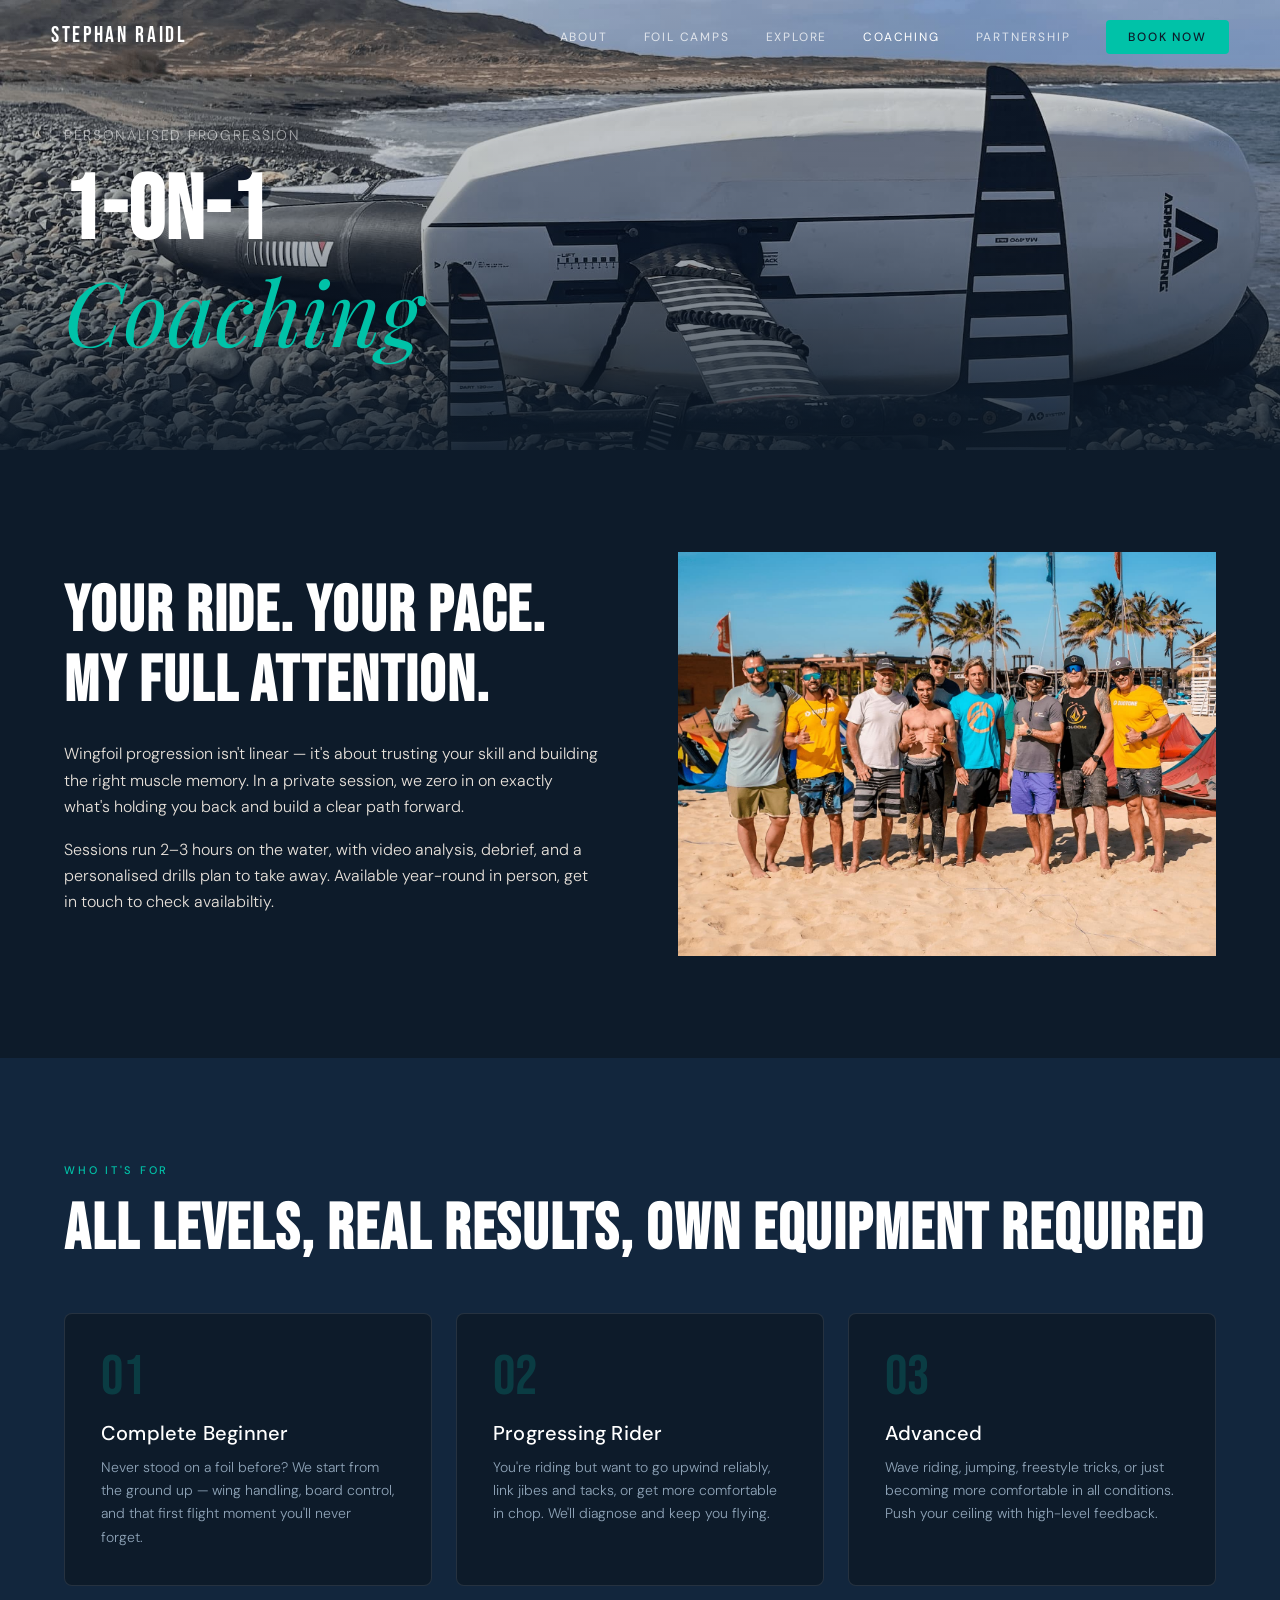
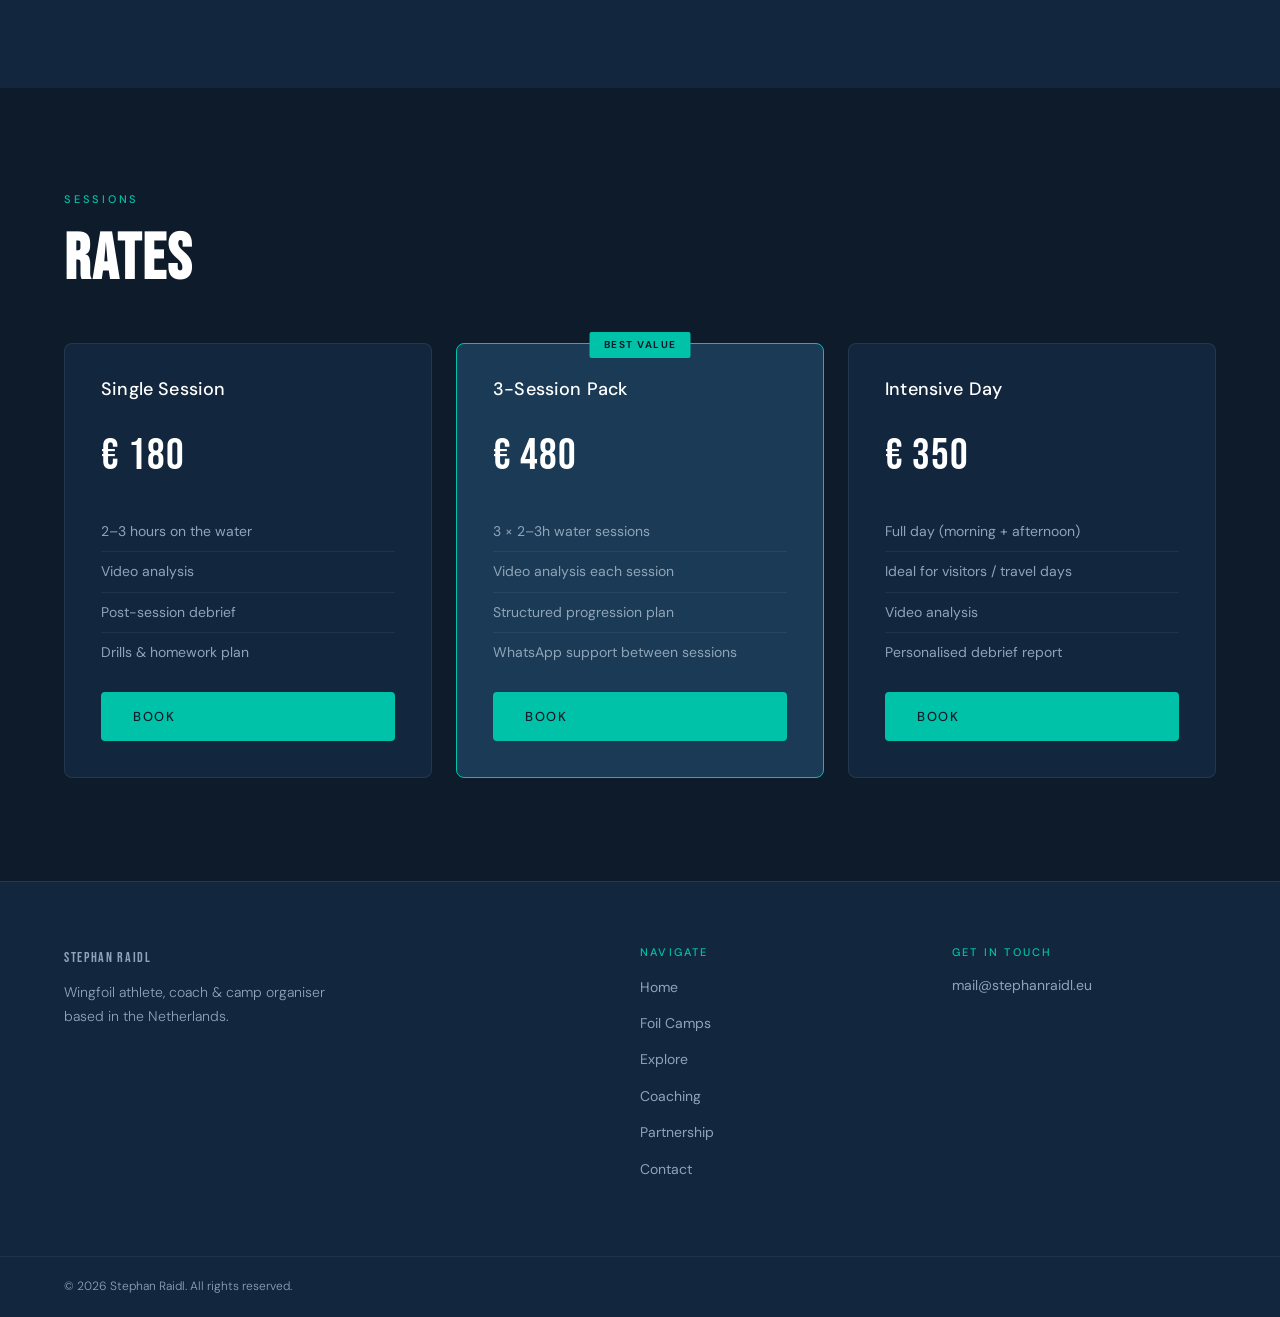
<file: coaching.html>
<!DOCTYPE html>
<html lang="en">
<head>
  <meta charset="UTF-8" />
  <meta name="viewport" content="width=device-width, initial-scale=1.0" />
  <title>1-on-1 Coaching — Stephan Raidl · Wingfoil</title>
  <meta name="description" content="Private wingfoil coaching with a professional athlete. All levels, Cold Hawaii Denmark." />
  <link rel="preconnect" href="https://fonts.googleapis.com" />
  <link rel="preconnect" href="https://fonts.gstatic.com" crossorigin />
  <link href="https://fonts.googleapis.com/css2?family=Bebas+Neue&family=DM+Sans:ital,wght@0,300;0,400;0,500;1,300&family=Playfair+Display:ital@1&display=swap" rel="stylesheet" />
  <link rel="stylesheet" href="style.css" />
</head>
<body>

  <nav id="nav">
    <a href="index.html" class="nav-logo">Stephan Raidl</a>
    <button class="nav-burger" id="burger" aria-label="Menu">
      <span></span><span></span><span></span>
    </button>
  </nav>
    <ul class="nav-links" id="nav-links">
      <li><a href="index.html#about">About</a></li>
      <li><a href="camps.html">Foil Camps</a></li>
      <li><a href="explore.html">Explore</a></li>
      <li><a href="coaching.html" class="active">Coaching</a></li>
      <li><a href="partnership.html">Partnership</a></li>
      <li><a href="contact.html" class="nav-cta">Book Now</a></li>
    </ul>
  

  <div class="page-hero short">
    <div class="hero-bg">
      <img src="images/FoilOnBeach_AliBaba.jpg" alt="Foil on Beach" style="width:100%;height:100%;object-fit:cover;display:block;" />
    </div>
    <div class="hero-overlay"></div>
    <div class="page-hero-content">
      <p class="hero-eyebrow">Personalised progression</p>
      <h1>1-on-1<br /><em>Coaching</em></h1>
    </div>
  </div>

  <section class="coaching-intro">
    <div class="coaching-text">
      <h2>Your ride. Your pace.<br />My full attention.</h2>
      <p>Wingfoil progression isn't linear — it's about trusting your skill and building the right muscle memory. In a private session, we zero in on exactly what's holding you back and build a clear path forward.</p>
      <p>Sessions run 2–3 hours on the water, with video analysis, debrief, and a personalised drills plan to take away. Available year-round in person, get in touch to check availabiltiy.</p>
    </div>
    <div class="coaching-img">
     <img src="images/Team_SAL.jpg" alt="Team on SAL"/>
    </div>
  </section>

  <section class="coaching-levels">
    <p class="section-label">Who it's for</p>
    <h2>All levels, real results, own equipment required</h2>
    <div class="levels-grid">
      <div class="level-card">
        <span class="level-number">01</span>
        <h3>Complete Beginner</h3>
        <p>Never stood on a foil before? We start from the ground up — wing handling, board control, and that first flight moment you'll never forget.</p>
      </div>
      <div class="level-card">
        <span class="level-number">02</span>
        <h3>Progressing Rider</h3>
        <p>You're riding but want to go upwind reliably, link jibes and tacks, or get more comfortable in chop. We'll diagnose and keep you flying.</p>
      </div>
      <div class="level-card">
        <span class="level-number">03</span>
        <h3>Advanced</h3>
        <p>Wave riding, jumping, freestyle tricks, or just becoming more comfortable in all conditions. Push your ceiling with high-level feedback.</p>
      </div>
    </div>
  </section>

  <section class="coaching-pricing">
    <p class="section-label">Sessions</p>
    <h2>Rates</h2>
    <div class="pricing-cards">
      <div class="pricing-card">
        <h3>Single Session</h3>
        <div class="price">€ 180</div>
        <ul>
          <li>2–3 hours on the water</li>
          <li>Video analysis</li>
          <li>Post-session debrief</li>
          <li>Drills & homework plan</li>
        </ul>
        <a href="contact.html?type=coaching&amp;sessions=1" class="btn btn-primary">Book</a>
      </div>
      <div class="pricing-card featured">
        <div class="pricing-badge">Best Value</div>
        <h3>3-Session Pack</h3>
        <div class="price">€ 480</div>
        <ul>
          <li>3 × 2–3h water sessions</li>
          <li>Video analysis each session</li>
          <li>Structured progression plan</li>
          <li>WhatsApp support between sessions</li>
        </ul>
        <a href="contact.html?type=coaching&amp;sessions=3" class="btn btn-primary">Book</a>
      </div>
      <div class="pricing-card">
        <h3>Intensive Day</h3>
        <div class="price">€ 350</div>
        <ul>
          <li>Full day (morning + afternoon)</li>
          <li>Ideal for visitors / travel days</li>
          <li>Video analysis</li>
          <li>Personalised debrief report</li>
        </ul>
        <a href="contact.html?type=coaching&amp;sessions=intensive" class="btn btn-primary">Book</a>
      </div>
    </div>
  </section>

  <footer class="footer">
    <div class="footer-top">
      <div class="footer-brand">
        <p class="footer-logo">Stephan Raidl</p>
        <p>Wingfoil athlete, coach & camp organiser<br />based in the Netherlands.</p>
      </div>
      <div class="footer-links">
        <h4>Navigate</h4>
        <ul>
          <li><a href="index.html">Home</a></li>
          <li><a href="camps.html">Foil Camps</a></li>
          <li><a href="explore.html">Explore</a></li>
          <li><a href="coaching.html">Coaching</a></li>
          <li><a href="partnership.html">Partnership</a></li>
          <li><a href="contact.html">Contact</a></li>
        </ul>
      </div>
      <div class="footer-contact">
        <h4>Get in touch</h4>
        <a href="mailto:mail@stephanraidl.eu">mail@stephanraidl.eu</a>
      </div>
    </div>
    <div class="footer-bottom">
      <p>© 2026 Stephan Raidl. All rights reserved.</p>
    </div>
  </footer>
  <script src="main.js"></script>
</body>
</html>
</file>
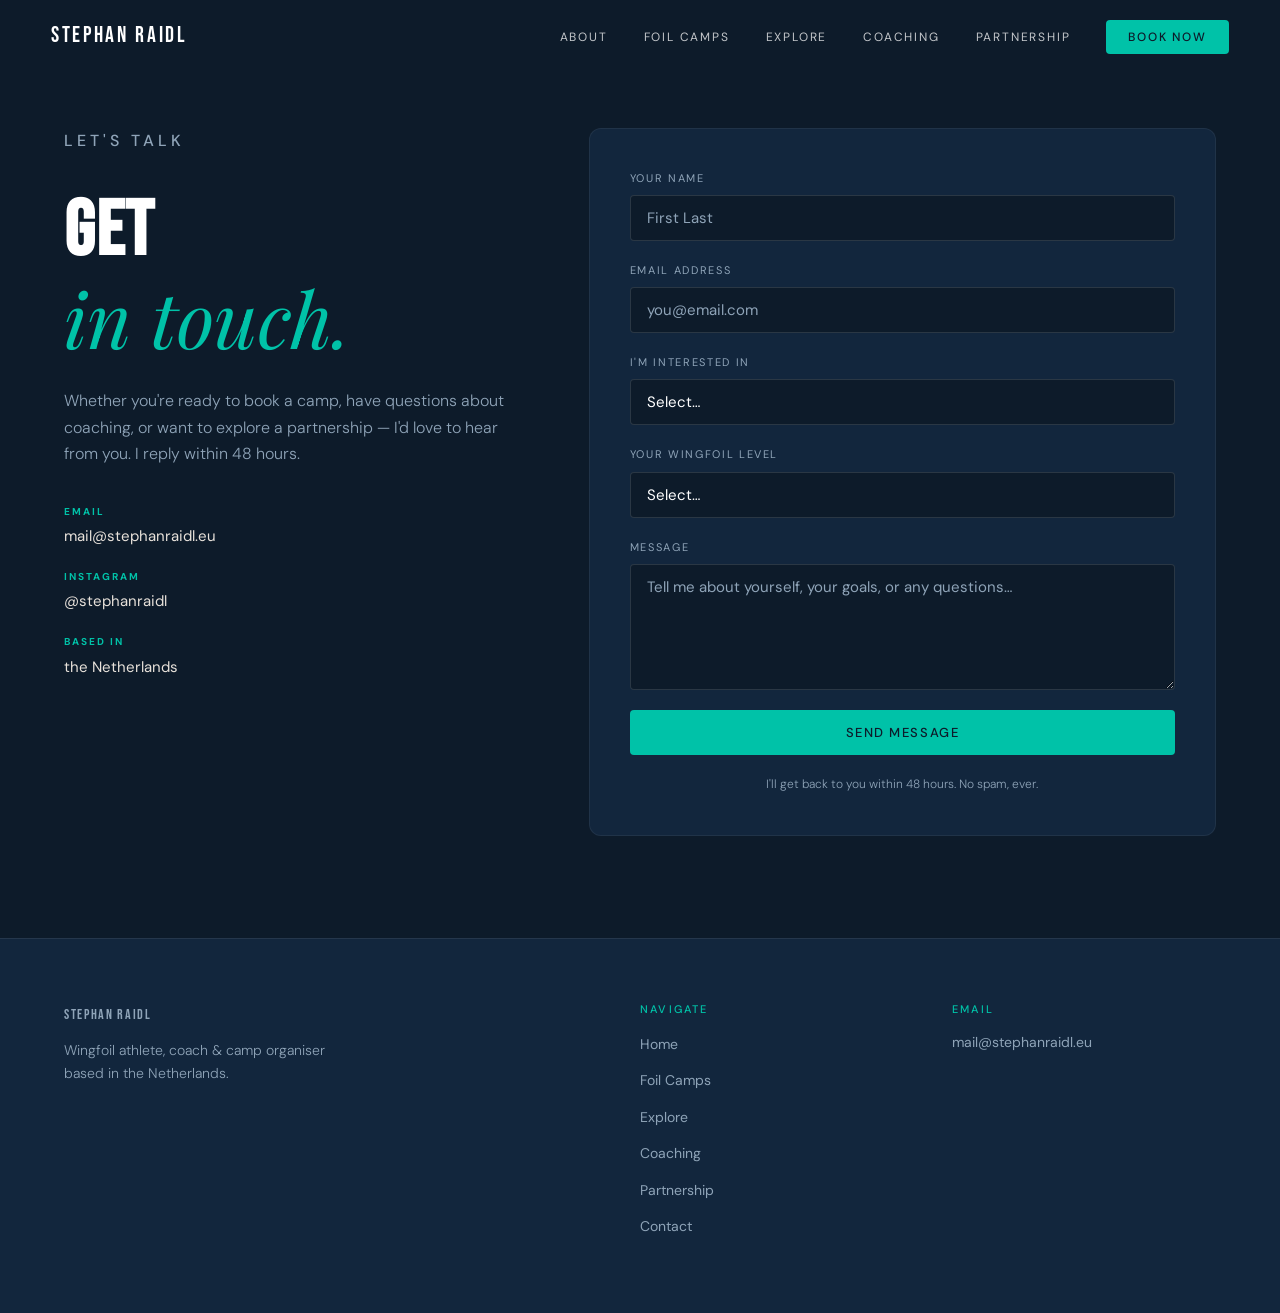
<file: contact.html>
<!DOCTYPE html>
<html lang="en">
<head>
  <meta charset="UTF-8" />
  <meta name="viewport" content="width=device-width, initial-scale=1.0" />
  <title>Contact — Stephan Raidl · Wingfoil</title>
  <link rel="preconnect" href="https://fonts.googleapis.com" />
  <link rel="preconnect" href="https://fonts.gstatic.com" crossorigin />
  <link href="https://fonts.googleapis.com/css2?family=Bebas+Neue&family=DM+Sans:ital,wght@0,300;0,400;0,500;1,300&family=Playfair+Display:ital@1&display=swap" rel="stylesheet" />
  <link rel="stylesheet" href="style.css" />
</head>
<body>

  <nav id="nav">
    <a href="index.html" class="nav-logo">Stephan Raidl</a>
    <button class="nav-burger" id="burger" aria-label="Menu">
      <span></span><span></span><span></span>
    </button>
  </nav>
    <ul class="nav-links" id="nav-links">
      <li><a href="index.html#about">About</a></li>
      <li><a href="camps.html">Foil Camps</a></li>
      <li><a href="explore.html">Explore</a></li>
          <li><a href="coaching.html">Coaching</a></li>
      <li><a href="partnership.html">Partnership</a></li>
      <li><a href="contact.html" class="nav-cta active">Book Now</a></li>
    </ul>
  

  <section class="contact-page">
    <div class="contact-left">
      <p class="section-label">Let's talk</p>
      <h1>Get<br /><em>in touch.</em></h1>
      <p>Whether you're ready to book a camp, have questions about coaching, or want to explore a partnership — I'd love to hear from you. I reply within 48 hours.</p>
      <div class="contact-info">
        <div>
          <strong>Email</strong>
          <a href="mailto:mail@stephanraidl.eu">mail@stephanraidl.eu</a>
        </div>
        <div>
          <strong>Instagram</strong>
          <a href="https://instagram.com/stephanraidl" target="_blank">@stephanraidl</a>
        </div>
        <div>
          <strong>Based in</strong>
          <span>the Netherlands</span>
        </div>
      </div>
    </div>

    <div class="contact-right">
      <form class="contact-form" id="contact-form" action="https://formspree.io/f/mjgpqoay" method="POST">
        <div class="form-group">
          <label for="name">Your name</label>
          <input type="text" id="name" name="name" required placeholder="First Last" />
        </div>
        <div class="form-group">
          <label for="email">Email address</label>
          <input type="email" id="email" name="email" required placeholder="you@email.com" />
        </div>
        <div class="form-group">
          <label for="subject">I'm interested in</label>
          <select id="subject" name="subject">
            <option value="">Select…</option>
            <option value="camp-june">Summer Foil Camp (June)</option>
            <option value="camp-august">Stormchaser Camp (August)</option>
            <option value="camp-september">Autumn Sessions (September)</option>
            <option value="coaching">1-on-1 Coaching</option>
            <option value="partnership">Partnership / Sponsorship</option>
            <option value="other">Something else</option>
          </select>
        </div>
        <div class="form-group">
          <label for="level">Your wingfoil level</label>
          <select id="level" name="level">
            <option value="">Select…</option>
            <option>Complete beginner</option>
            <option>Can ride / need upwind</option>
            <option>Intermediate – want to progress</option>
            <option>Advanced</option>
            <option>Not applicable (partnership)</option>
          </select>
        </div>
        <div class="form-group">
          <label for="message">Message</label>
          <textarea id="message" name="message" rows="5" placeholder="Tell me about yourself, your goals, or any questions…"></textarea>
        </div>
        <button type="submit" class="btn btn-primary full-width">Send Message</button>
        <p class="form-note">I'll get back to you within 48 hours. No spam, ever.</p>
      </form>
      <div class="form-success" id="form-success" style="display:none">
        <p>✦ Message sent! I'll be in touch soon.</p>
      </div>
    </div>
  </section>

  <footer class="footer">
    <div class="footer-top">
      <div class="footer-brand">
        <p class="footer-logo">Stephan Raidl</p>
        <p>Wingfoil athlete, coach & camp organiser<br />based in the Netherlands.</p>
      </div>
      <div class="footer-links">
        <h4>Navigate</h4>
        <ul>
          <li><a href="index.html">Home</a></li>
          <li><a href="camps.html">Foil Camps</a></li>
          <li><a href="explore.html">Explore</a></li>
          <li><a href="coaching.html">Coaching</a></li>
          <li><a href="partnership.html">Partnership</a></li>
          <li><a href="contact.html">Contact</a></li>
        </ul>
      </div>
      <div class="footer-contact">
        <h4>Email</h4>
        <a href="mailto:mail@stephanraidl.eu">mail@stephanraidl.eu</a>
      </div>
    </div>
  </footer>
  <script src="main.js"></script>
</body>
</html>
</file>
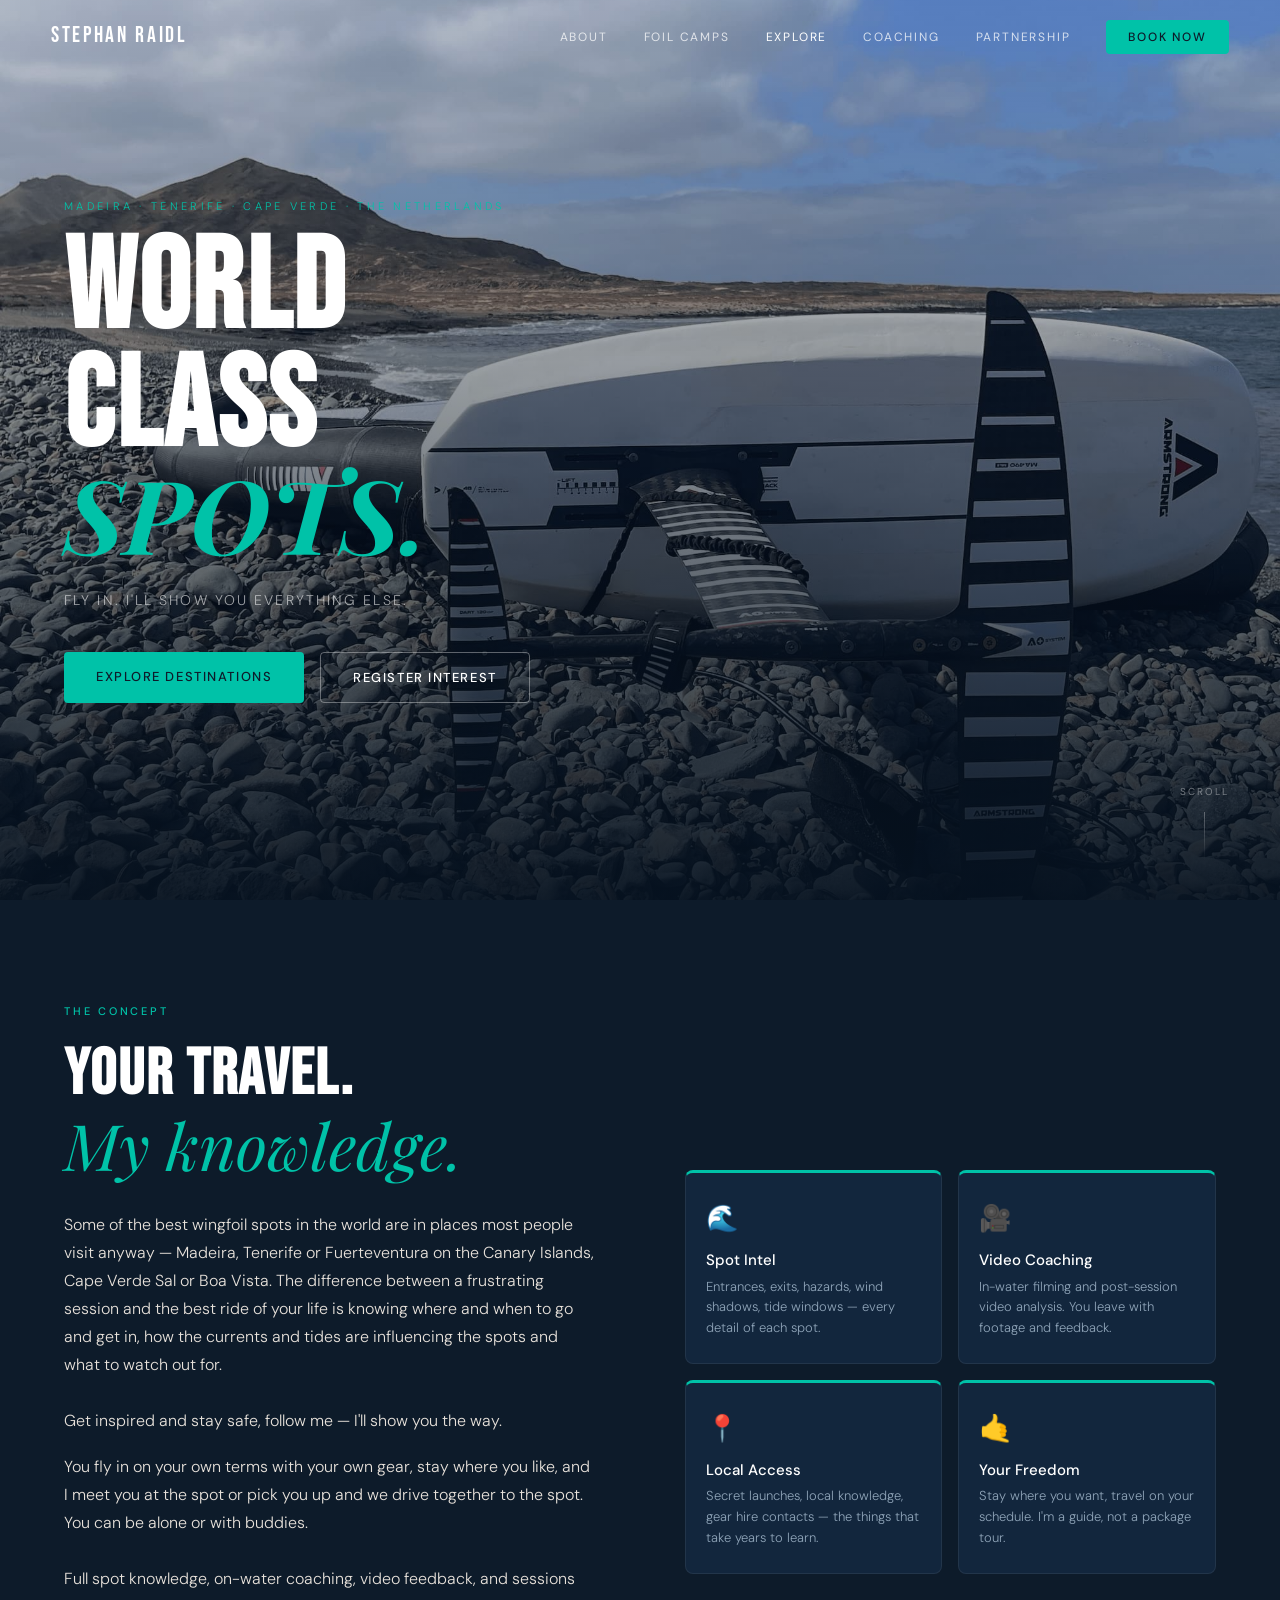
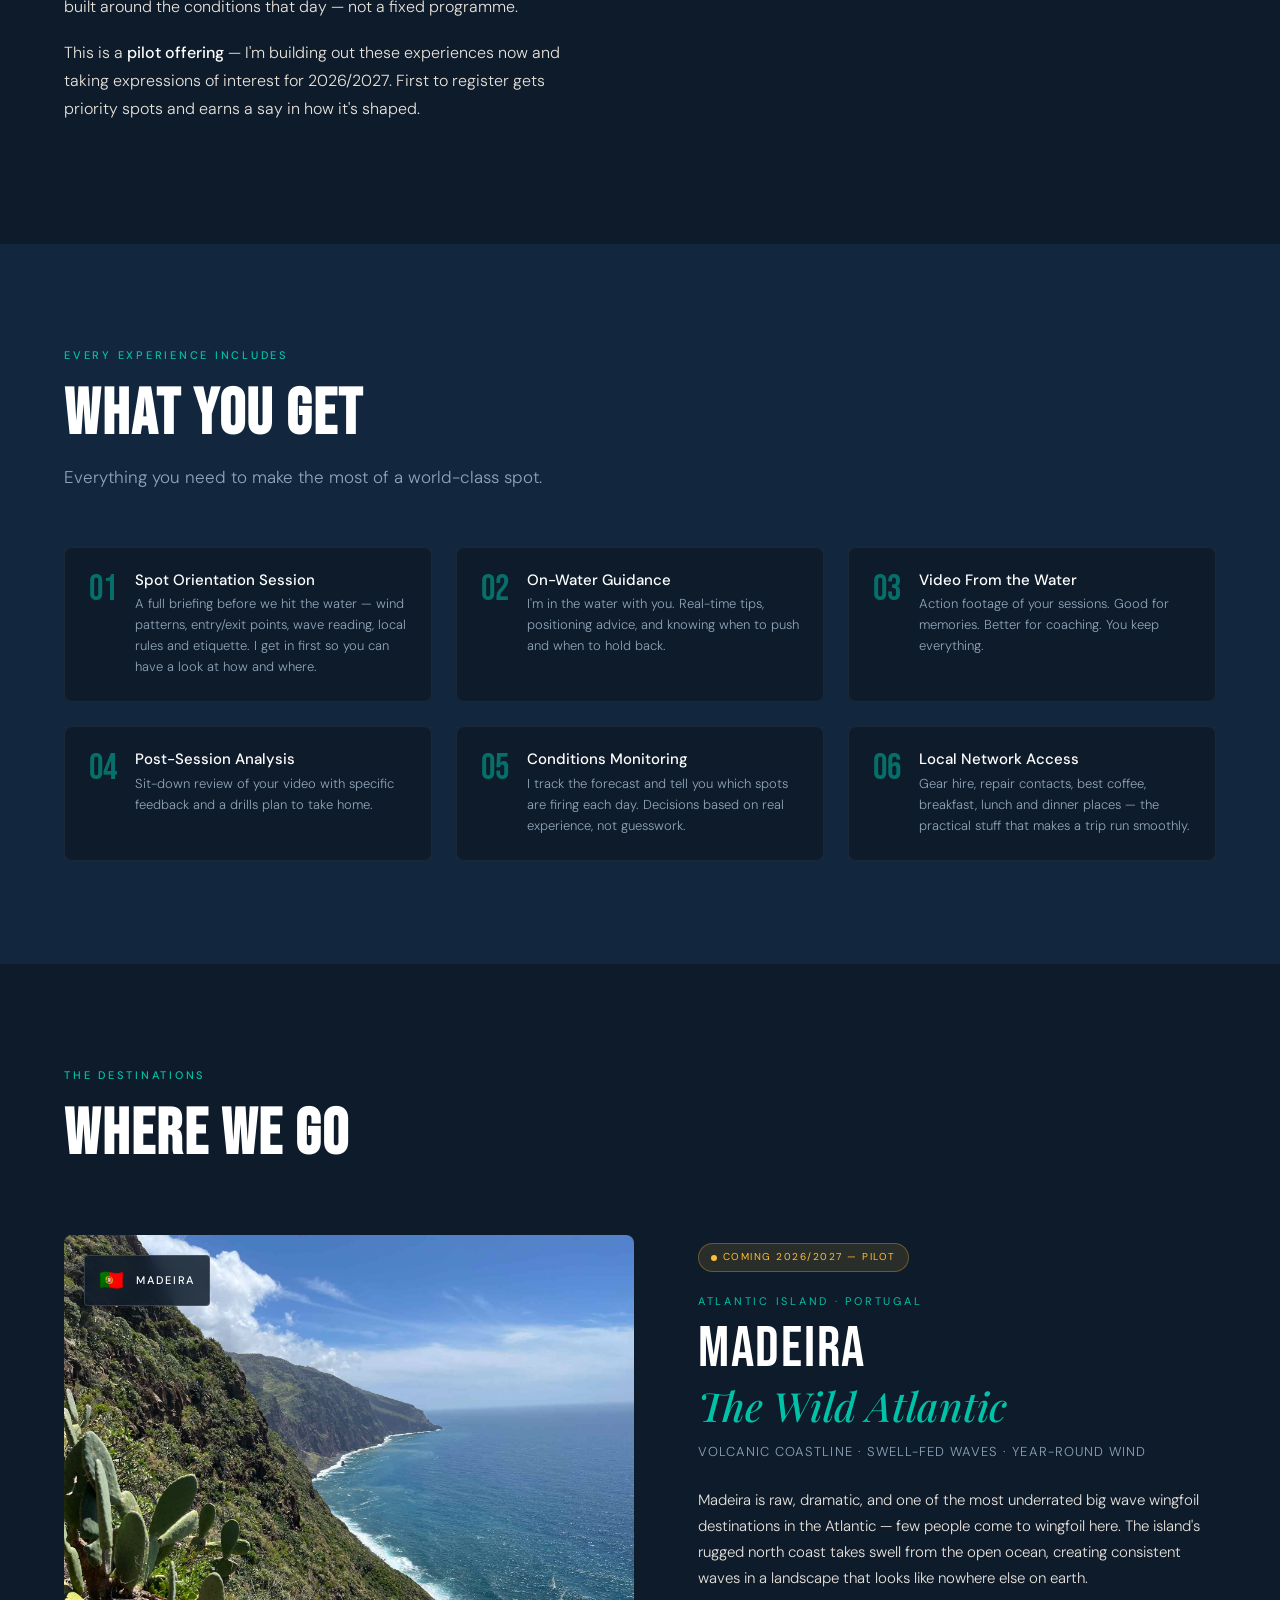
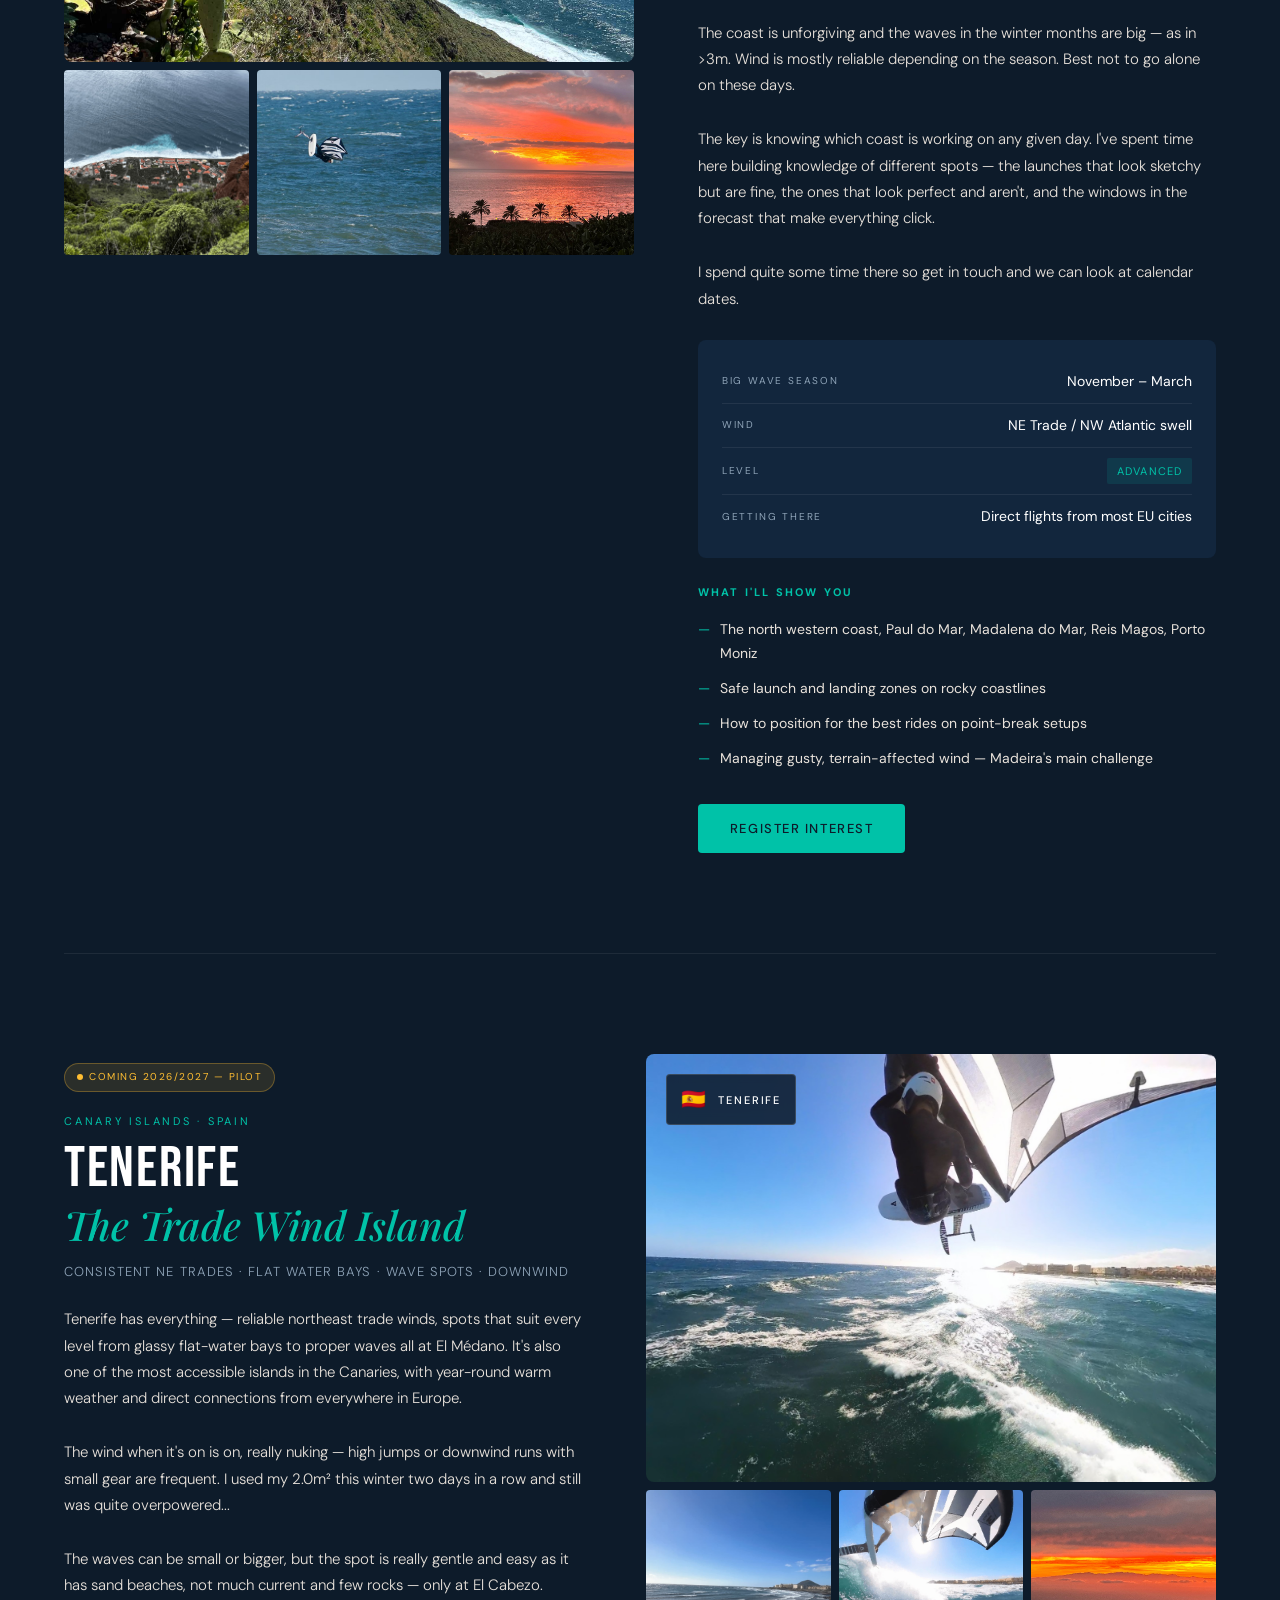
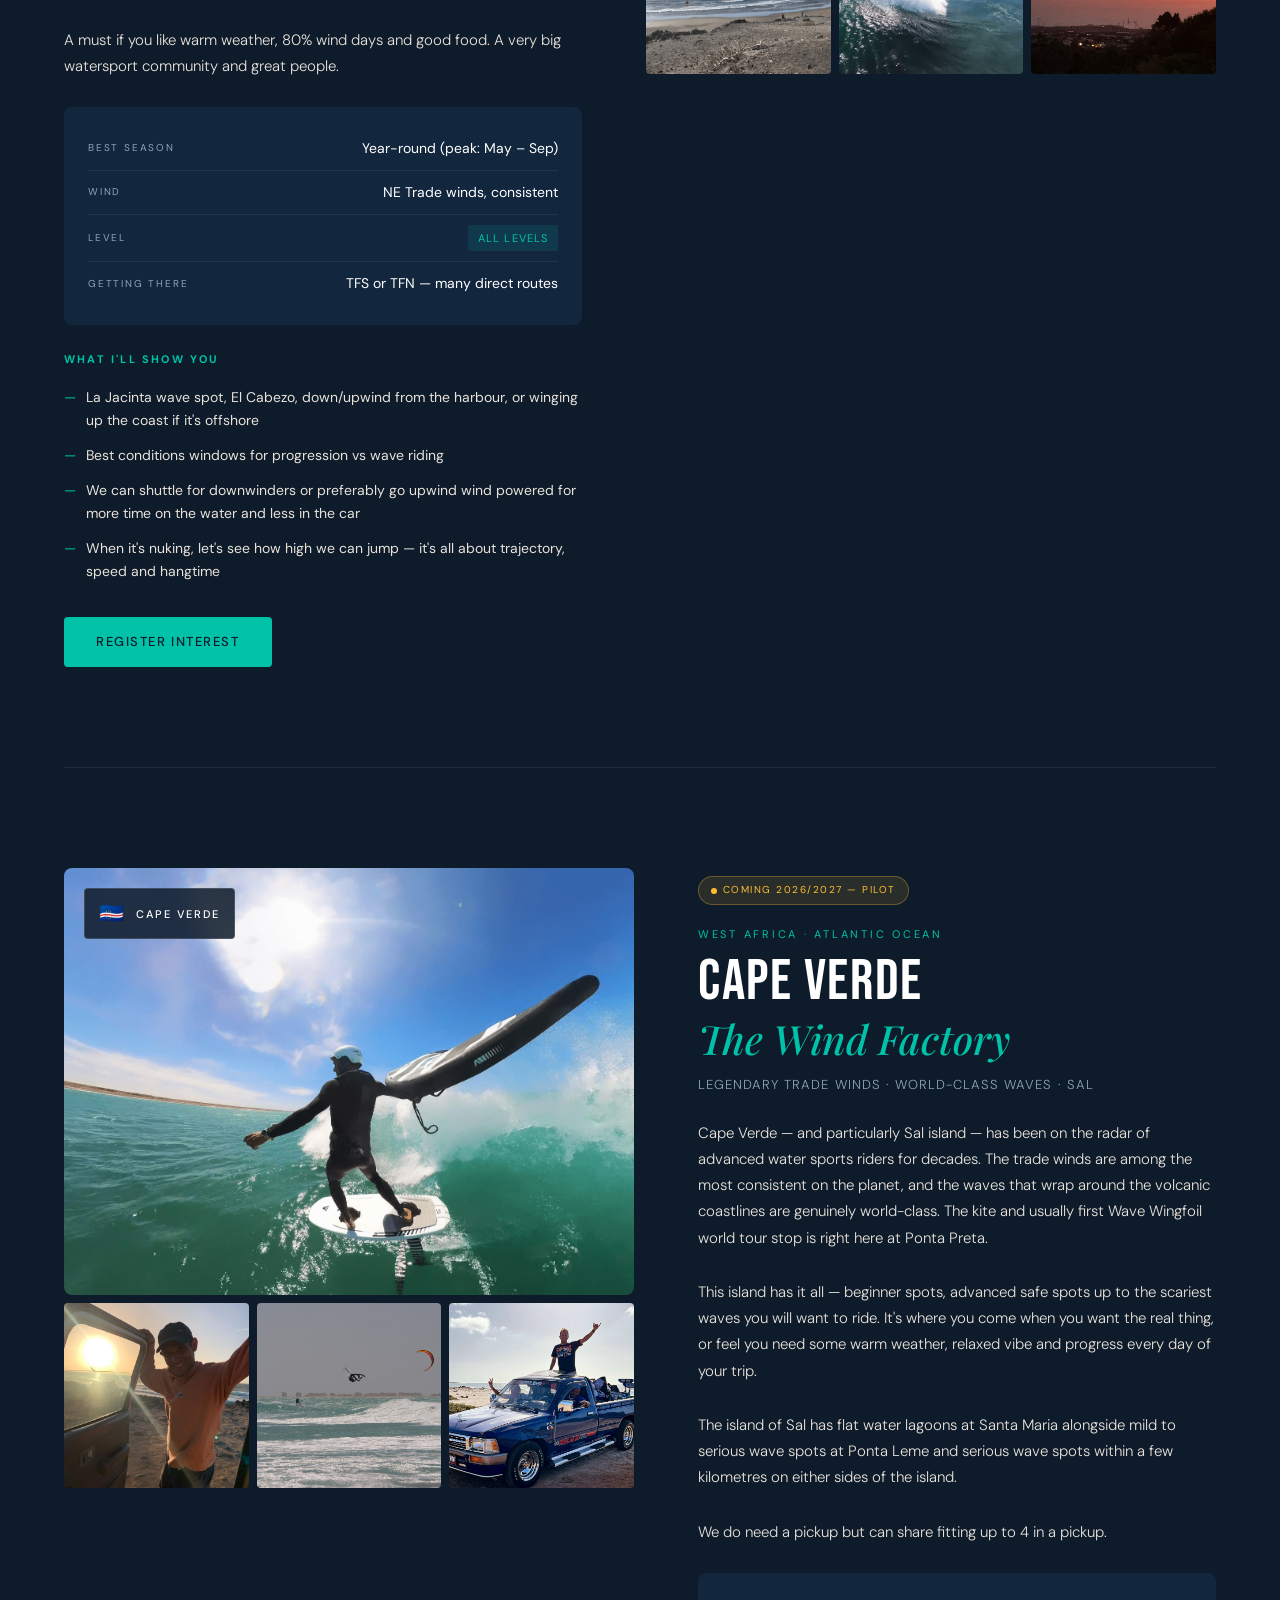
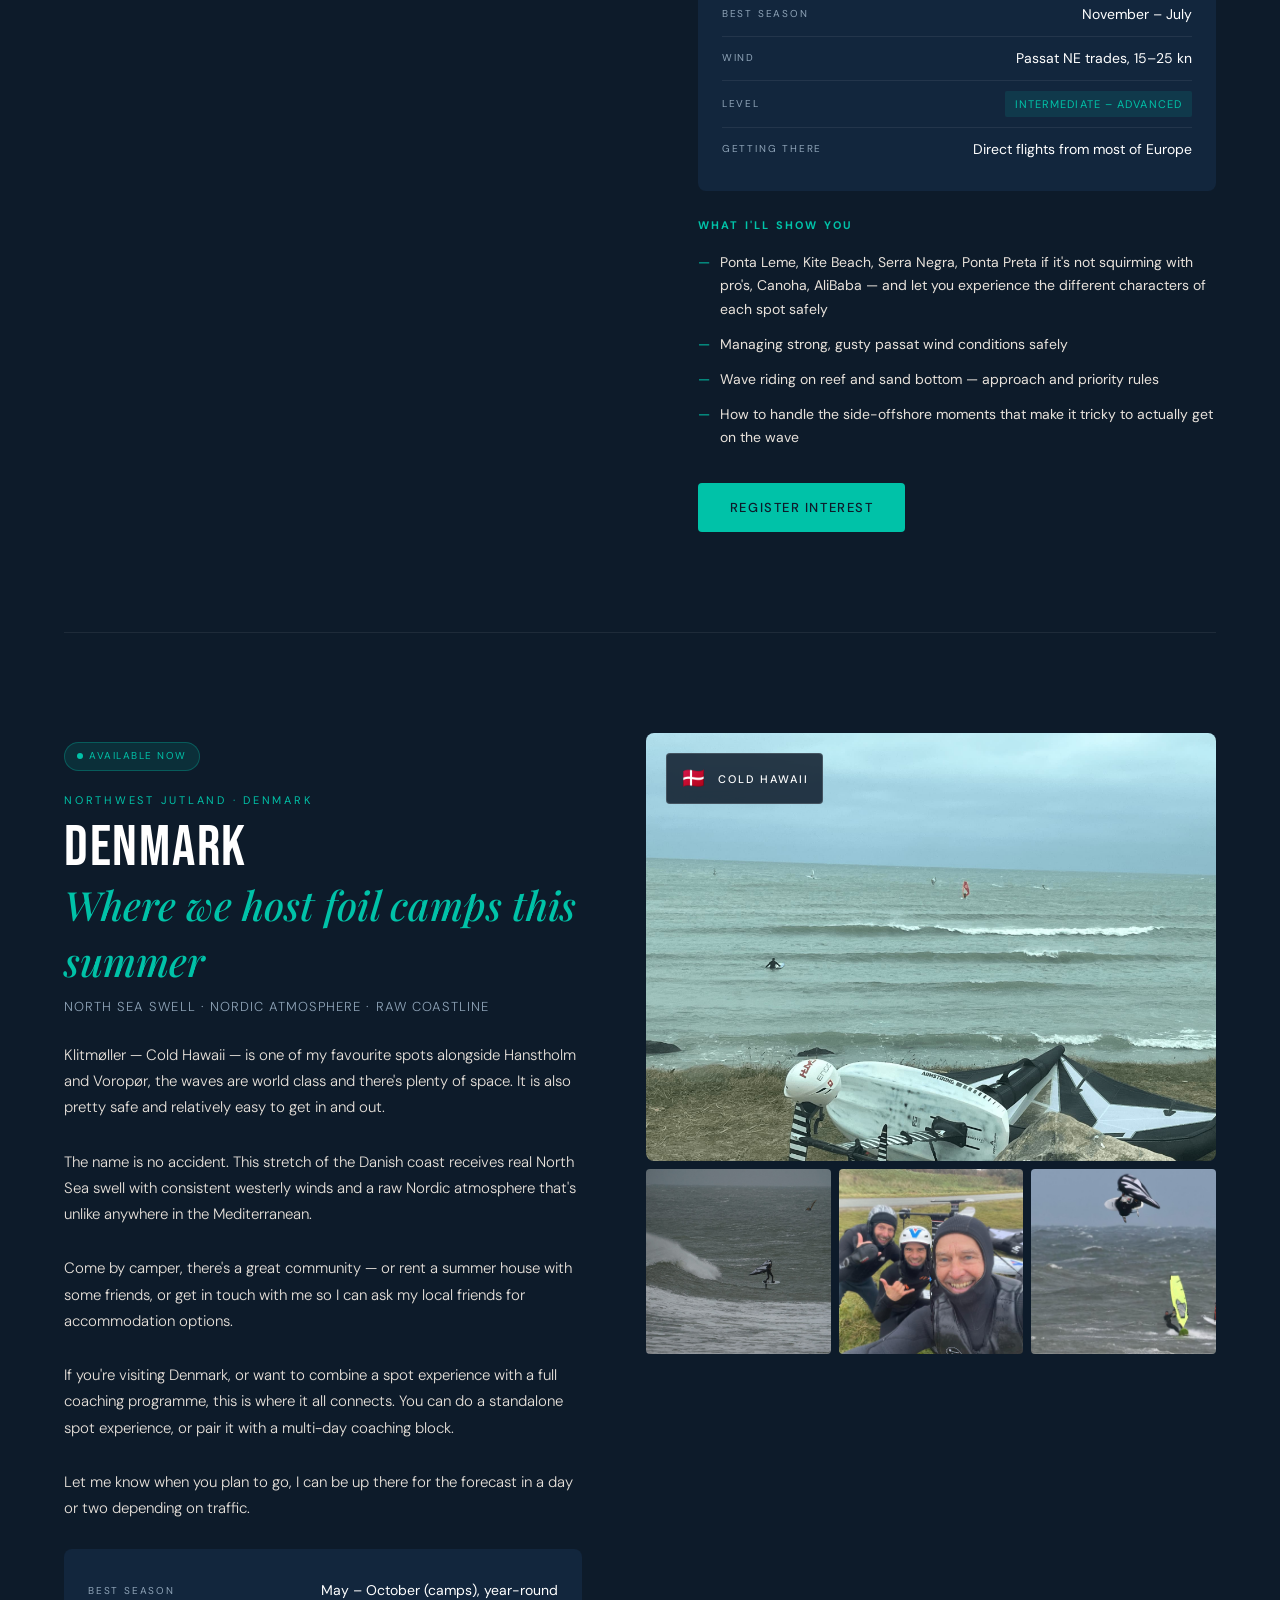
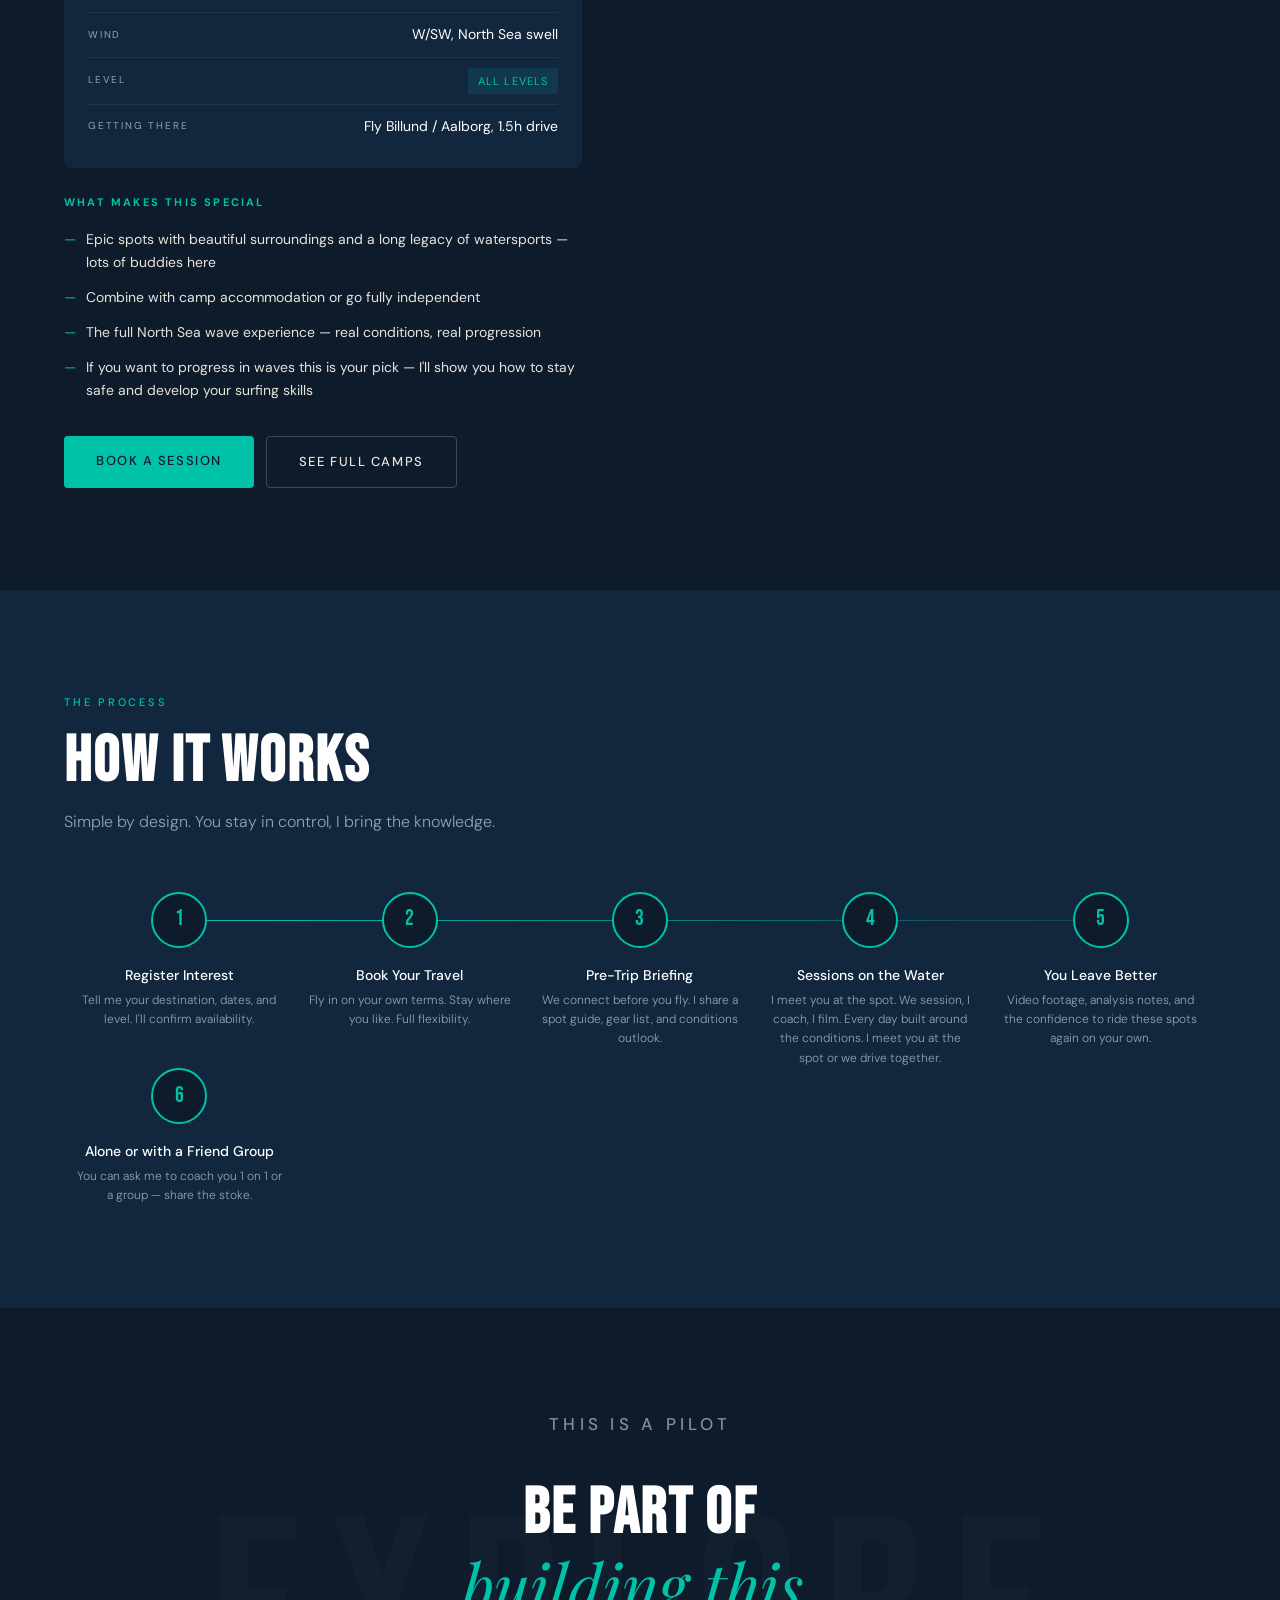
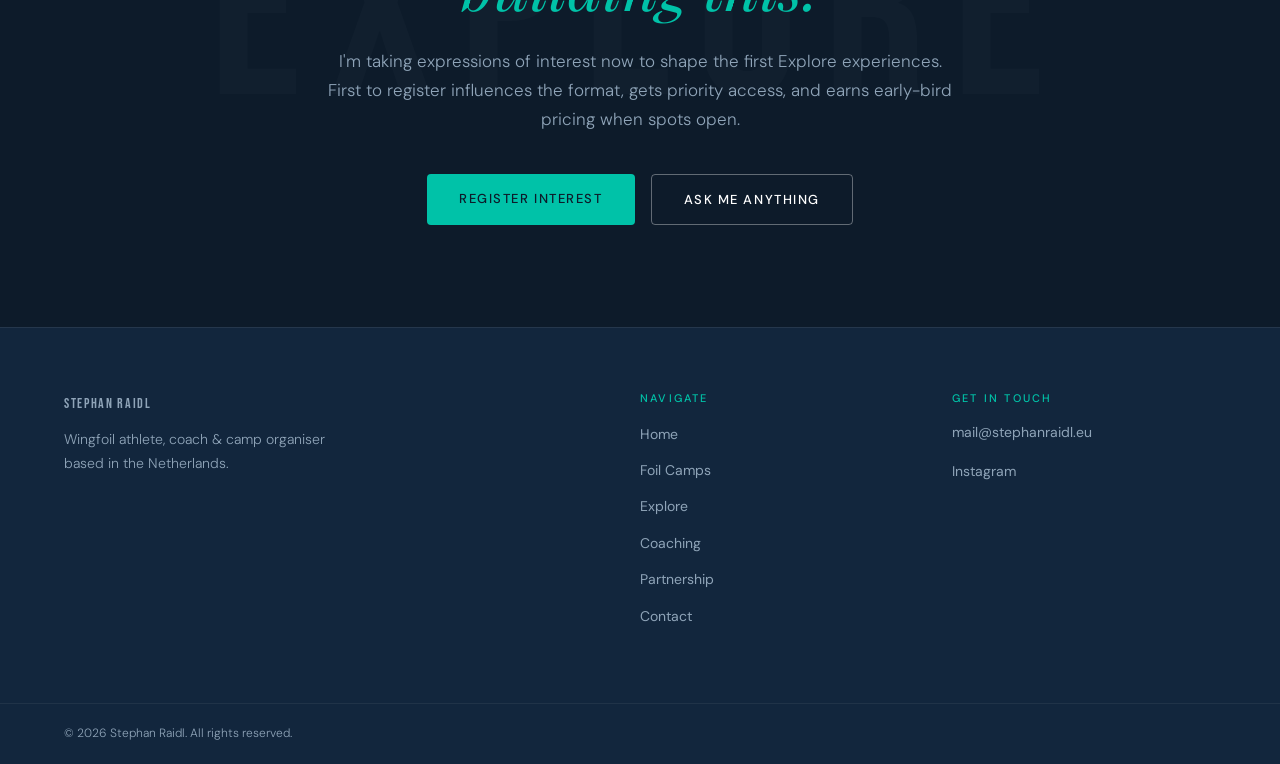
<file: explore.html>
<!DOCTYPE html>
<html lang="en">
<head>
  <meta charset="UTF-8" />
  <meta name="viewport" content="width=device-width, initial-scale=1.0" />
  <title>Explore the World — Stephan Raidl · Wingfoil Spot Guide</title>
  <meta name="description" content="World-class wingfoil spot experiences in Madeira, Tenerife, Cape Verde and Denmark. Fly in, ride world-class spots with a pro guide." />
  <link rel="preconnect" href="https://fonts.googleapis.com" />
  <link rel="preconnect" href="https://fonts.gstatic.com" crossorigin />
  <link href="https://fonts.googleapis.com/css2?family=Bebas+Neue&family=DM+Sans:ital,wght@0,300;0,400;0,500;1,300&family=Playfair+Display:ital@1&display=swap" rel="stylesheet" />
  <link rel="stylesheet" href="style.css" />
  <style>
    /* ── EXPLORE-SPECIFIC STYLES ── */

    .explore-hero {
      position: relative;
      height: 100svh;
      min-height: 600px;
      display: flex;
      align-items: center;
      padding: 0 clamp(20px, 5vw, 80px);
      overflow: hidden;
    }
    .explore-hero .hero-content { max-width: 860px; }
    .explore-hero .hero-title {
      font-size: clamp(60px, 10vw, 140px);
    }

    /* CONCEPT SECTION */
    .concept {
      display: grid;
      grid-template-columns: 1fr 1fr;
      gap: clamp(40px, 7vw, 120px);
      max-width: var(--max-w);
      margin: 0 auto;
      padding: var(--section-pad) clamp(20px, 5vw, 80px);
      align-items: center;
    }
    .concept-text h2 { margin-bottom: 24px; }
    .concept-text p { margin-bottom: 18px; line-height: 1.75; }
    .concept-text p strong { color: var(--white); font-weight: 500; }

    .concept-boxes {
      display: grid;
      grid-template-columns: 1fr 1fr;
      gap: 16px;
    }
    .concept-box {
      background: var(--navy-mid);
      border-radius: 8px;
      padding: 24px 20px;
      border: 1px solid rgba(255,255,255,0.07);
      border-top: 3px solid var(--teal);
    }
    .concept-box-icon { font-size: 26px; margin-bottom: 12px; display: block; }
    .concept-box h4 { color: var(--white); font-size: 15px; font-weight: 500; margin-bottom: 8px; }
    .concept-box p { font-size: 13px; color: var(--text-dim); line-height: 1.6; margin: 0; }

    /* WHAT YOU GET */
    .what-you-get {
      background: var(--navy-mid);
      padding: var(--section-pad) clamp(20px, 5vw, 80px);
    }
    .what-you-get-inner {
      max-width: var(--max-w);
      margin: 0 auto;
    }
    .what-you-get h2 { margin-bottom: 12px; }
    .what-you-get .sub { color: var(--text-dim); font-size: 17px; margin-bottom: 56px; max-width: 540px; }

    .deliverables-grid {
      display: grid;
      grid-template-columns: repeat(3, 1fr);
      gap: 24px;
    }
    .deliverable {
      display: flex;
      gap: 18px;
      align-items: flex-start;
      padding: 24px;
      background: var(--navy);
      border-radius: 8px;
      border: 1px solid rgba(255,255,255,0.06);
    }
    .deliverable-num {
      font-family: var(--font-display);
      font-size: 36px;
      color: var(--teal);
      line-height: 1;
      flex-shrink: 0;
      opacity: 0.5;
    }
    .deliverable h4 { color: var(--white); font-size: 15px; font-weight: 500; margin-bottom: 6px; }
    .deliverable p { font-size: 13px; color: var(--text-dim); line-height: 1.6; margin: 0; }

    /* DESTINATIONS */
    .destinations-section {
      padding: var(--section-pad) clamp(20px, 5vw, 80px);
      max-width: var(--max-w);
      margin: 0 auto;
    }
    .destinations-section > h2 { margin-bottom: 64px; }

    .destination-block {
      display: grid;
      grid-template-columns: 1.1fr 1fr;
      gap: clamp(32px, 5vw, 80px);
      margin-bottom: 100px;
      padding-bottom: 100px;
      border-bottom: 1px solid rgba(255,255,255,0.07);
      align-items: start;
    }
    .destination-block:last-child { border-bottom: none; margin-bottom: 0; padding-bottom: 0; }
    .destination-block.flip { grid-template-columns: 1fr 1.1fr; }
    .destination-block.flip .dest-media { order: 2; }
    .destination-block.flip .dest-content { order: 1; }

    .dest-media { position: relative; }
    .dest-hero-img {
      border-radius: 8px;
      overflow: hidden;
      aspect-ratio: 4/3;
      position: relative;
    }
    .dest-hero-img .img-placeholder { height: 100%; aspect-ratio: auto; border-radius: 8px; }

    .dest-flag {
      position: absolute;
      top: 20px;
      left: 20px;
      background: rgba(13,27,42,0.85);
      backdrop-filter: blur(8px);
      border: 1px solid rgba(255,255,255,0.15);
      border-radius: 4px;
      padding: 8px 14px;
      display: flex;
      align-items: center;
      gap: 8px;
      z-index: 2;
    }
    .dest-flag .flag-emoji { font-size: 20px; }
    .dest-flag span {
      font-size: 11px;
      letter-spacing: 0.18em;
      text-transform: uppercase;
      color: var(--white);
      font-weight: 500;
    }

    .dest-thumb-row {
      display: grid;
      grid-template-columns: repeat(3, 1fr);
      gap: 8px;
      margin-top: 8px;
    }
    .dest-thumb {
      border-radius: 4px;
      overflow: hidden;
      aspect-ratio: 1/1;
    }
    .dest-thumb .img-placeholder { aspect-ratio: auto; height: 100%; }

    .dest-content { padding-top: 8px; }
    .dest-label {
      font-size: 11px;
      letter-spacing: 0.25em;
      text-transform: uppercase;
      color: var(--teal);
      display: block;
      margin-bottom: 12px;
    }
    .dest-content h3 {
      font-family: var(--font-display);
      font-size: clamp(36px, 4.5vw, 62px);
      text-transform: uppercase;
      letter-spacing: 0.03em;
      color: var(--white);
      line-height: 0.95;
      margin-bottom: 8px;
    }
    .dest-content h3 em {
      font-family: var(--font-italic);
      font-style: italic;
      color: var(--teal);
      font-size: 0.7em;
      text-transform: none;
      letter-spacing: 0;
      display: block;
      line-height: 1.4;
    }
    .dest-tagline {
      font-size: 13px;
      letter-spacing: 0.08em;
      color: var(--text-dim);
      margin-bottom: 24px;
      text-transform: uppercase;
    }
    .dest-description { font-size: 15px; line-height: 1.75; color: var(--text); margin-bottom: 28px; }

    /* Spot details */
    .spot-details {
      background: var(--navy-mid);
      border-radius: 8px;
      padding: 20px 24px;
      margin-bottom: 28px;
    }
    .spot-detail-row {
      display: flex;
      justify-content: space-between;
      align-items: center;
      padding: 10px 0;
      border-bottom: 1px solid rgba(255,255,255,0.07);
      font-size: 14px;
    }
    .spot-detail-row:last-child { border-bottom: none; }
    .spot-detail-row .label {
      font-size: 10px;
      letter-spacing: 0.18em;
      text-transform: uppercase;
      color: var(--text-dim);
    }
    .spot-detail-row .value { color: var(--white); font-weight: 400; }
    .spot-detail-row .value.tag {
      background: rgba(0,194,168,0.12);
      color: var(--teal);
      font-size: 11px;
      letter-spacing: 0.1em;
      padding: 4px 10px;
      border-radius: 2px;
      text-transform: uppercase;
    }

    .spot-highlights {
      margin-bottom: 28px;
    }
    .spot-highlights h4 {
      font-size: 11px;
      letter-spacing: 0.2em;
      text-transform: uppercase;
      color: var(--teal);
      margin-bottom: 14px;
    }
    .spot-highlights ul { list-style: none; }
    .spot-highlights li {
      font-size: 14px;
      color: var(--text);
      padding: 6px 0;
      display: flex;
      gap: 10px;
      align-items: baseline;
    }
    .spot-highlights li::before {
      content: '—';
      color: var(--teal);
      flex-shrink: 0;
    }

    .dest-cta { display: flex; gap: 12px; flex-wrap: wrap; }

    /* STATUS BADGE */
    .status-badge {
      display: inline-flex;
      align-items: center;
      gap: 6px;
      font-size: 10px;
      letter-spacing: 0.15em;
      text-transform: uppercase;
      padding: 5px 12px;
      border-radius: 20px;
      margin-bottom: 20px;
    }
    .status-badge.pilot {
      background: rgba(255, 190, 50, 0.12);
      color: #ffbe32;
      border: 1px solid rgba(255, 190, 50, 0.3);
    }
    .status-badge.pilot::before {
      content: '';
      width: 6px;
      height: 6px;
      border-radius: 50%;
      background: #ffbe32;
      animation: pulse-yellow 2s infinite;
    }
    .status-badge.live {
      background: rgba(0, 194, 168, 0.12);
      color: var(--teal);
      border: 1px solid rgba(0, 194, 168, 0.3);
    }
    .status-badge.live::before {
      content: '';
      width: 6px;
      height: 6px;
      border-radius: 50%;
      background: var(--teal);
      animation: pulse-teal 2s infinite;
    }
    @keyframes pulse-yellow {
      0%, 100% { opacity: 1; }
      50% { opacity: 0.3; }
    }
    @keyframes pulse-teal {
      0%, 100% { opacity: 1; }
      50% { opacity: 0.3; }
    }

    /* HOW IT WORKS */
    .how-it-works {
      background: var(--navy-mid);
      padding: var(--section-pad) clamp(20px, 5vw, 80px);
    }
    .how-it-works-inner {
      max-width: var(--max-w);
      margin: 0 auto;
    }
    .how-it-works h2 { margin-bottom: 12px; }
    .how-sub { color: var(--text-dim); margin-bottom: 56px; font-size: 16px; }

    .steps {
      display: grid;
      grid-template-columns: repeat(5, 1fr);
      gap: 0;
      position: relative;
    }
    .steps::before {
      content: '';
      position: absolute;
      top: 28px;
      left: calc(10% + 24px);
      right: calc(10% + 24px);
      height: 1px;
      background: linear-gradient(to right, var(--teal), rgba(0,194,168,0.2));
      z-index: 0;
    }
    .step {
      position: relative;
      z-index: 1;
      text-align: center;
      padding: 0 12px;
    }
    .step-num {
      width: 56px;
      height: 56px;
      border-radius: 50%;
      background: var(--navy);
      border: 2px solid var(--teal);
      display: flex;
      align-items: center;
      justify-content: center;
      margin: 0 auto 20px;
      font-family: var(--font-display);
      font-size: 22px;
      color: var(--teal);
    }
    .step h4 { color: var(--white); font-size: 14px; font-weight: 500; margin-bottom: 8px; }
    .step p { font-size: 12px; color: var(--text-dim); line-height: 1.6; }

    /* PILOT CTA */
    .pilot-cta {
      padding: var(--section-pad) clamp(20px, 5vw, 80px);
      text-align: center;
      background: var(--navy);
      position: relative;
      overflow: hidden;
    }
    .pilot-cta::before {
      content: 'EXPLORE';
      position: absolute;
      font-family: var(--font-display);
      font-size: clamp(120px, 20vw, 280px);
      color: rgba(255,255,255,0.02);
      top: 50%;
      left: 50%;
      transform: translate(-50%, -50%);
      white-space: nowrap;
      pointer-events: none;
      letter-spacing: 0.1em;
    }
    .pilot-cta-inner { position: relative; z-index: 1; max-width: 640px; margin: 0 auto; }
    .pilot-cta h2 { margin-bottom: 20px; }
    .pilot-cta p { font-size: 17px; color: var(--text-dim); margin-bottom: 40px; line-height: 1.7; }
    .pilot-cta .cta-actions { display: flex; gap: 16px; justify-content: center; flex-wrap: wrap; }

    /* RESPONSIVE */
    @media (max-width: 1024px) {
      .deliverables-grid { grid-template-columns: 1fr 1fr; }
      .steps { grid-template-columns: repeat(3, 1fr); gap: 32px; }
      .steps::before { display: none; }
      .steps .step:nth-child(n+4) { margin-top: 0; }
    }
    @media (max-width: 768px) {
      .concept { grid-template-columns: 1fr; }
      .concept-boxes { grid-template-columns: 1fr 1fr; }
      .deliverables-grid { grid-template-columns: 1fr; }
      .destination-block,
      .destination-block.flip { grid-template-columns: 1fr; }
      .destination-block.flip .dest-media { order: 0; }
      .destination-block.flip .dest-content { order: 0; }
      .steps { grid-template-columns: 1fr 1fr; }
    }
    @media (max-width: 480px) {
      .concept-boxes { grid-template-columns: 1fr; }
      .steps { grid-template-columns: 1fr; }
    }
  </style>
</head>
<body>

  <nav id="nav">
    <a href="index.html" class="nav-logo">Stephan Raidl</a>
    <button class="nav-burger" id="burger" aria-label="Menu">
      <span></span><span></span><span></span>
    </button>
  </nav>
    <ul class="nav-links" id="nav-links">
      <li><a href="index.html#about">About</a></li>
      <li><a href="camps.html">Foil Camps</a></li>
      <li><a href="explore.html" class="active">Explore</a></li>
      <li><a href="coaching.html">Coaching</a></li>
      <li><a href="partnership.html">Partnership</a></li>
      <li><a href="contact.html" class="nav-cta">Book Now</a></li>
    </ul>
  

  <!-- ─── HERO ─── -->
  <header class="explore-hero hero">
    <div class="hero-bg">
      <img src="images/FoilOnBeach_AliBaba.jpg" alt="Foil on Beach" style="width:100%;height:100%;object-fit:cover;display:block;" />
    </div>
    <div class="hero-overlay" style="background: linear-gradient(to top, rgba(6,18,32,0.95) 0%, rgba(6,18,32,0.4) 60%, rgba(6,18,32,0.2) 100%);"></div>
    <div class="hero-content" style="position:relative;z-index:2;">
      <p class="hero-eyebrow">Madeira · Tenerife · Cape Verde · The Netherlands</p>
      <h1 class="hero-title" style="display:flex;flex-direction:column;line-height:0.92;margin-bottom:28px;">
        <span style="font-family:var(--font-display);font-size:clamp(60px,10vw,140px);text-transform:uppercase;letter-spacing:0.02em;color:var(--white);">WORLD</span>
        <span style="font-family:var(--font-display);font-size:clamp(60px,10vw,140px);text-transform:uppercase;letter-spacing:0.02em;color:var(--white);">CLASS</span>
        <span style="font-family:var(--font-italic);font-style:italic;font-size:clamp(50px,8vw,110px);color:var(--teal);letter-spacing:0;">Spots.</span>
      </h1>
      <p class="hero-sub">Fly in. I'll show you everything else.</p>
      <div class="hero-actions">
        <a href="#destinations" class="btn btn-primary">Explore Destinations</a>
        <a href="contact.html?type=explore" class="btn btn-ghost">Register Interest</a>
      </div>
    </div>
    <div class="hero-scroll">
      <span>Scroll</span>
      <div class="scroll-line"></div>
    </div>
  </header>

  <!-- ─── CONCEPT ─── -->
  <section class="concept">
    <div class="concept-text">
      <p class="section-label">The concept</p>
      <h2>Your travel.<br /><em>My knowledge.</em></h2>
      <p>Some of the best wingfoil spots in the world are in places most people visit anyway — Madeira, Tenerife or Fuerteventura on the Canary Islands, Cape Verde Sal or Boa Vista. The difference between a frustrating session and the best ride of your life is knowing where and when to go and get in, how the currents and tides are influencing the spots and what to watch out for.<br /><br />Get inspired and stay safe, follow me — I'll show you the way.</p>
      <p>You fly in on your own terms with your own gear, stay where you like, and I meet you at the spot or pick you up and we drive together to the spot. You can be alone or with buddies.<br /><br />Full spot knowledge, on-water coaching, video feedback, and sessions built around the conditions that day — not a fixed programme.</p>
      <p>This is a <strong>pilot offering</strong> — I'm building out these experiences now and taking expressions of interest for 2026/2027. First to register gets priority spots and earns a say in how it's shaped.</p>
    </div>
    <div class="concept-boxes">
      <div class="concept-box">
        <span class="concept-box-icon">🌊</span>
        <h4>Spot Intel</h4>
        <p>Entrances, exits, hazards, wind shadows, tide windows — every detail of each spot.</p>
      </div>
      <div class="concept-box">
        <span class="concept-box-icon">🎥</span>
        <h4>Video Coaching</h4>
        <p>In-water filming and post-session video analysis. You leave with footage and feedback.</p>
      </div>
      <div class="concept-box">
        <span class="concept-box-icon">📍</span>
        <h4>Local Access</h4>
        <p>Secret launches, local knowledge, gear hire contacts — the things that take years to learn.</p>
      </div>
      <div class="concept-box">
        <span class="concept-box-icon">🤙</span>
        <h4>Your Freedom</h4>
        <p>Stay where you want, travel on your schedule. I'm a guide, not a package tour.</p>
      </div>
    </div>
  </section>

  <!-- ─── WHAT YOU GET ─── -->
  <section class="what-you-get">
    <div class="what-you-get-inner">
      <p class="section-label">Every experience includes</p>
      <h2>What you get</h2>
      <p class="sub">Everything you need to make the most of a world-class spot.</p>
      <div class="deliverables-grid">
        <div class="deliverable">
          <span class="deliverable-num">01</span>
          <div>
            <h4>Spot Orientation Session</h4>
            <p>A full briefing before we hit the water — wind patterns, entry/exit points, wave reading, local rules and etiquette. I get in first so you can have a look at how and where.</p>
          </div>
        </div>
        <div class="deliverable">
          <span class="deliverable-num">02</span>
          <div>
            <h4>On-Water Guidance</h4>
            <p>I'm in the water with you. Real-time tips, positioning advice, and knowing when to push and when to hold back.</p>
          </div>
        </div>
        <div class="deliverable">
          <span class="deliverable-num">03</span>
          <div>
            <h4>Video From the Water</h4>
            <p>Action footage of your sessions. Good for memories. Better for coaching. You keep everything.</p>
          </div>
        </div>
        <div class="deliverable">
          <span class="deliverable-num">04</span>
          <div>
            <h4>Post-Session Analysis</h4>
            <p>Sit-down review of your video with specific feedback and a drills plan to take home.</p>
          </div>
        </div>
        <div class="deliverable">
          <span class="deliverable-num">05</span>
          <div>
            <h4>Conditions Monitoring</h4>
            <p>I track the forecast and tell you which spots are firing each day. Decisions based on real experience, not guesswork.</p>
          </div>
        </div>
        <div class="deliverable">
          <span class="deliverable-num">06</span>
          <div>
            <h4>Local Network Access</h4>
            <p>Gear hire, repair contacts, best coffee, breakfast, lunch and dinner places — the practical stuff that makes a trip run smoothly.</p>
          </div>
        </div>
      </div>
    </div>
  </section>

  <!-- ─── DESTINATIONS ─── -->
  <section class="destinations-section" id="destinations">
    <p class="section-label">The destinations</p>
    <h2>Where we go</h2>

    <!-- MADEIRA -->
    <div class="destination-block">
      <div class="dest-media">
        <div class="dest-hero-img">
          <img src="images/Madeira_coastline-compressed.jpg" alt="Madeira Coastline" style="width:100%;height:100%;object-fit:cover;display:block;" />
          <div class="dest-flag">
            <span class="flag-emoji">🇵🇹</span>
            <span>Madeira</span>
          </div>
        </div>
        <div class="dest-thumb-row">
          <div class="dest-thumb"><img src="images/Paul_do_mar.jpg" alt="Paul do Mar" style="width:100%;height:100%;object-fit:cover;display:block;" /></div>
          <div class="dest-thumb"><img src="images/low_pixel_backroll-compressed.jpg" alt="Backroll Madeira" style="width:100%;height:100%;object-fit:cover;display:block;" /></div>
          <div class="dest-thumb"><img src="images/Sunset_Madalena_do_Mar-compressed.jpg" alt="Sunset Madalena do Mar" style="width:100%;height:100%;object-fit:cover;display:block;" /></div>
        </div>
      </div>
      <div class="dest-content">
        <span class="status-badge pilot">Coming 2026/2027 — Pilot</span>
        <span class="dest-label">Atlantic Island · Portugal</span>
        <h3>Madeira <em>The Wild Atlantic</em></h3>
        <p class="dest-tagline">Volcanic coastline · Swell-fed waves · Year-round wind</p>
        <p class="dest-description">Madeira is raw, dramatic, and one of the most underrated big wave wingfoil destinations in the Atlantic — few people come to wingfoil here. The island's rugged north coast takes swell from the open ocean, creating consistent waves in a landscape that looks like nowhere else on earth.</p>
        <p class="dest-description">The coast is unforgiving and the waves in the winter months are big — as in &gt;3m. Wind is mostly reliable depending on the season. Best not to go alone on these days.</p>
        <p class="dest-description">The key is knowing which coast is working on any given day. I've spent time here building knowledge of different spots — the launches that look sketchy but are fine, the ones that look perfect and aren't, and the windows in the forecast that make everything click.</p>
        <p class="dest-description">I spend quite some time there so get in touch and we can look at calendar dates.</p>
        <div class="spot-details">
          <div class="spot-detail-row">
            <span class="label">Big Wave Season</span>
            <span class="value">November – March</span>
          </div>
          <div class="spot-detail-row">
            <span class="label">Wind</span>
            <span class="value">NE Trade / NW Atlantic swell</span>
          </div>
          <div class="spot-detail-row">
            <span class="label">Level</span>
            <span class="value tag">Advanced</span>
          </div>
          <div class="spot-detail-row">
            <span class="label">Getting there</span>
            <span class="value">Direct flights from most EU cities</span>
          </div>
        </div>
        <div class="spot-highlights">
          <h4>What I'll show you</h4>
          <ul>
            <li>The north western coast, Paul do Mar, Madalena do Mar, Reis Magos, Porto Moniz</li>
            <li>Safe launch and landing zones on rocky coastlines</li>
            <li>How to position for the best rides on point-break setups</li>
            <li>Managing gusty, terrain-affected wind — Madeira's main challenge</li>
          </ul>
        </div>
        <div class="dest-cta">
          <a href="contact.html?type=explore&amp;dest=madeira" class="btn btn-primary">Register Interest</a>
        </div>
      </div>
    </div>

    <!-- TENERIFE -->
    <div class="destination-block flip">
      <div class="dest-media">
        <div class="dest-hero-img">
          <img src="images/spot_view5-compressed.jpg" alt="Tenerife Spot View" style="width:100%;height:100%;object-fit:cover;display:block;" />
          <div class="dest-flag">
            <span class="flag-emoji">🇪🇸</span>
            <span>Tenerife</span>
          </div>
        </div>
        <div class="dest-thumb-row">
          <div class="dest-thumb"><img src="images/Tenerife_LaJacinta.jpg" alt="Tenerife La Jacinta" style="width:100%;height:100%;object-fit:cover;display:block;" /></div>
          <div class="dest-thumb"><img src="images/vertical_takeoff.jpg" alt="Vertical Takeoff" style="width:100%;height:100%;object-fit:cover;display:block;" /></div>
          <div class="dest-thumb"><img src="images/Gran_Canaria_sunrise-compressed.jpg" alt="Gran Canaria Sunrise" style="width:100%;height:100%;object-fit:cover;display:block;" /></div>
        </div>
      </div>
      <div class="dest-content">
        <span class="status-badge pilot">Coming 2026/2027 — Pilot</span>
        <span class="dest-label">Canary Islands · Spain</span>
        <h3>Tenerife <em>The Trade Wind Island</em></h3>
        <p class="dest-tagline">Consistent NE trades · Flat water bays · Wave spots · Downwind</p>
        <p class="dest-description">Tenerife has everything — reliable northeast trade winds, spots that suit every level from glassy flat-water bays to proper waves all at El Médano. It's also one of the most accessible islands in the Canaries, with year-round warm weather and direct connections from everywhere in Europe.</p>
        <p class="dest-description">The wind when it's on is on, really nuking — high jumps or downwind runs with small gear are frequent. I used my 2.0m² this winter two days in a row and still was quite overpowered...</p>
        <p class="dest-description">The waves can be small or bigger, but the spot is really gentle and easy as it has sand beaches, not much current and few rocks — only at El Cabezo.</p>
        <p class="dest-description">A must if you like warm weather, 80% wind days and good food. A very big watersport community and great people.</p>
        <div class="spot-details">
          <div class="spot-detail-row">
            <span class="label">Best season</span>
            <span class="value">Year-round (peak: May – Sep)</span>
          </div>
          <div class="spot-detail-row">
            <span class="label">Wind</span>
            <span class="value">NE Trade winds, consistent</span>
          </div>
          <div class="spot-detail-row">
            <span class="label">Level</span>
            <span class="value tag">All levels</span>
          </div>
          <div class="spot-detail-row">
            <span class="label">Getting there</span>
            <span class="value">TFS or TFN — many direct routes</span>
          </div>
        </div>
        <div class="spot-highlights">
          <h4>What I'll show you</h4>
          <ul>
            <li>La Jacinta wave spot, El Cabezo, down/upwind from the harbour, or winging up the coast if it's offshore</li>
            <li>Best conditions windows for progression vs wave riding</li>
            <li>We can shuttle for downwinders or preferably go upwind wind powered for more time on the water and less in the car</li>
            <li>When it's nuking, let's see how high we can jump — it's all about trajectory, speed and hangtime</li>
          </ul>
        </div>
        <div class="dest-cta">
          <a href="contact.html?type=explore&amp;dest=tenerife" class="btn btn-primary">Register Interest</a>
        </div>
      </div>
    </div>

    <!-- CAPE VERDE -->
    <div class="destination-block">
      <div class="dest-media">
        <div class="dest-hero-img">
          <img src="images/wave_almost_cath_me.jpg" alt="Wave Cape Verde" style="width:100%;height:100%;object-fit:cover;display:block;" />
          <div class="dest-flag">
            <span class="flag-emoji">🇨🇻</span>
            <span>Cape Verde</span>
          </div>
        </div>
        <div class="dest-thumb-row">
          <div class="dest-thumb"><img src="images/Me_opening_door-compressed.jpg" alt="Cape Verde" style="width:100%;height:100%;object-fit:cover;display:block;" /></div>
          <div class="dest-thumb"><img src="images/backroll_Sal-compressed.jpg" alt="Backroll Sal" style="width:100%;height:100%;object-fit:cover;display:block;" /></div>
          <div class="dest-thumb"><img src="images/shiny_pickup_SAL-compressed.jpg" alt="Pickup SAL" style="width:100%;height:100%;object-fit:cover;display:block;" /></div>
        </div>
      </div>
      <div class="dest-content">
        <span class="status-badge pilot">Coming 2026/2027 — Pilot</span>
        <span class="dest-label">West Africa · Atlantic Ocean</span>
        <h3>Cape Verde <em>The Wind Factory</em></h3>
        <p class="dest-tagline">Legendary trade winds · World-class waves · Sal</p>
        <p class="dest-description">Cape Verde — and particularly Sal island — has been on the radar of advanced water sports riders for decades. The trade winds are among the most consistent on the planet, and the waves that wrap around the volcanic coastlines are genuinely world-class. The kite and usually first Wave Wingfoil world tour stop is right here at Ponta Preta.</p>
        <p class="dest-description">This island has it all — beginner spots, advanced safe spots up to the scariest waves you will want to ride. It's where you come when you want the real thing, or feel you need some warm weather, relaxed vibe and progress every day of your trip.</p>
        <p class="dest-description">The island of Sal has flat water lagoons at Santa Maria alongside mild to serious wave spots at Ponta Leme and serious wave spots within a few kilometres on either sides of the island.</p>
        <p class="dest-description">We do need a pickup but can share fitting up to 4 in a pickup.</p>
        <div class="spot-details">
          <div class="spot-detail-row">
            <span class="label">Best season</span>
            <span class="value">November – July</span>
          </div>
          <div class="spot-detail-row">
            <span class="label">Wind</span>
            <span class="value">Passat NE trades, 15–25 kn</span>
          </div>
          <div class="spot-detail-row">
            <span class="label">Level</span>
            <span class="value tag">Intermediate – Advanced</span>
          </div>
          <div class="spot-detail-row">
            <span class="label">Getting there</span>
            <span class="value">Direct flights from most of Europe</span>
          </div>
        </div>
        <div class="spot-highlights">
          <h4>What I'll show you</h4>
          <ul>
            <li>Ponta Leme, Kite Beach, Serra Negra, Ponta Preta if it's not squirming with pro's, Canoha, AliBaba — and let you experience the different characters of each spot safely</li>
            <li>Managing strong, gusty passat wind conditions safely</li>
            <li>Wave riding on reef and sand bottom — approach and priority rules</li>
            <li>How to handle the side-offshore moments that make it tricky to actually get on the wave</li>
          </ul>
        </div>
        <div class="dest-cta">
          <a href="contact.html?type=explore&amp;dest=capeverde" class="btn btn-primary">Register Interest</a>
        </div>
      </div>
    </div>

    <!-- DENMARK / COLD HAWAII -->
    <div class="destination-block flip">
      <div class="dest-media">
        <div class="dest-hero-img">
          <img src="images/waves_Hanstholm.jpg" alt="Waves Hanstholm" style="width:100%;height:100%;object-fit:cover;display:block;" />
          <div class="dest-flag">
            <span class="flag-emoji">🇩🇰</span>
            <span>Cold Hawaii</span>
          </div>
        </div>
        <div class="dest-thumb-row">
          <div class="dest-thumb"><img src="images/Klitm%C3%B8ller_bigger_wave-compressed.jpg" alt="Klitmøller wave" style="width:100%;height:100%;object-fit:cover;display:block;" /></div>
          <div class="dest-thumb"><img src="images/stoked_cold_Hawaii-compressed.jpg" alt="Stoked Cold Hawaii" style="width:100%;height:100%;object-fit:cover;display:block;" /></div>
          <div class="dest-thumb"><img src="images/High_jump_hanstholm.jpg" alt="High Jump Hanstholm" style="width:100%;height:100%;object-fit:cover;display:block;" /></div>
        </div>
      </div>
      <div class="dest-content">
        <span class="status-badge live">Available Now</span>
        <span class="dest-label">Northwest Jutland · Denmark</span>
        <h3>Denmark <em>Where we host foil camps this summer</em></h3>
        <p class="dest-tagline">North Sea swell · Nordic atmosphere · Raw coastline</p>
        <p class="dest-description">Klitmøller — Cold Hawaii — is one of my favourite spots alongside Hanstholm and Voropør, the waves are world class and there's plenty of space. It is also pretty safe and relatively easy to get in and out.</p>
        <p class="dest-description">The name is no accident. This stretch of the Danish coast receives real North Sea swell with consistent westerly winds and a raw Nordic atmosphere that's unlike anywhere in the Mediterranean.</p>
        <p class="dest-description">Come by camper, there's a great community — or rent a summer house with some friends, or get in touch with me so I can ask my local friends for accommodation options.</p>
        <p class="dest-description">If you're visiting Denmark, or want to combine a spot experience with a full coaching programme, this is where it all connects. You can do a standalone spot experience, or pair it with a multi-day coaching block.</p>
        <p class="dest-description">Let me know when you plan to go, I can be up there for the forecast in a day or two depending on traffic.</p>
        <div class="spot-details">
          <div class="spot-detail-row">
            <span class="label">Best season</span>
            <span class="value">May – October (camps), year-round</span>
          </div>
          <div class="spot-detail-row">
            <span class="label">Wind</span>
            <span class="value">W/SW, North Sea swell</span>
          </div>
          <div class="spot-detail-row">
            <span class="label">Level</span>
            <span class="value tag">All levels</span>
          </div>
          <div class="spot-detail-row">
            <span class="label">Getting there</span>
            <span class="value">Fly Billund / Aalborg, 1.5h drive</span>
          </div>
        </div>
        <div class="spot-highlights">
          <h4>What makes this special</h4>
          <ul>
            <li>Epic spots with beautiful surroundings and a long legacy of watersports — lots of buddies here</li>
            <li>Combine with camp accommodation or go fully independent</li>
            <li>The full North Sea wave experience — real conditions, real progression</li>
            <li>If you want to progress in waves this is your pick — I'll show you how to stay safe and develop your surfing skills</li>
          </ul>
        </div>
        <div class="dest-cta">
          <a href="contact.html?type=explore&amp;dest=denmark" class="btn btn-primary">Book a Session</a>
          <a href="camps.html" class="btn btn-ghost-dark">See Full Camps</a>
        </div>
      </div>
    </div>

  </section>

  <!-- ─── HOW IT WORKS ─── -->
  <section class="how-it-works">
    <div class="how-it-works-inner">
      <p class="section-label">The process</p>
      <h2>How it works</h2>
      <p class="how-sub">Simple by design. You stay in control, I bring the knowledge.</p>
      <div class="steps">
        <div class="step">
          <div class="step-num">1</div>
          <h4>Register Interest</h4>
          <p>Tell me your destination, dates, and level. I'll confirm availability.</p>
        </div>
        <div class="step">
          <div class="step-num">2</div>
          <h4>Book Your Travel</h4>
          <p>Fly in on your own terms. Stay where you like. Full flexibility.</p>
        </div>
        <div class="step">
          <div class="step-num">3</div>
          <h4>Pre-Trip Briefing</h4>
          <p>We connect before you fly. I share a spot guide, gear list, and conditions outlook.</p>
        </div>
        <div class="step">
          <div class="step-num">4</div>
          <h4>Sessions on the Water</h4>
          <p>I meet you at the spot. We session, I coach, I film. Every day built around the conditions. I meet you at the spot or we drive together.</p>
        </div>
        <div class="step">
          <div class="step-num">5</div>
          <h4>You Leave Better</h4>
          <p>Video footage, analysis notes, and the confidence to ride these spots again on your own.</p>
        </div>
        <div class="step">
          <div class="step-num">6</div>
          <h4>Alone or with a Friend Group</h4>
          <p>You can ask me to coach you 1 on 1 or a group — share the stoke.</p>
        </div>
      </div>
    </div>
  </section>

  <!-- ─── BOTTOM CTA ─── -->
  <section class="pilot-cta">
    <div class="pilot-cta-inner">
      <p class="section-label light">This is a pilot</p>
      <h2>Be part of<br /><em>building this.</em></h2>
      <p>I'm taking expressions of interest now to shape the first Explore experiences. First to register influences the format, gets priority access, and earns early-bird pricing when spots open.</p>
      <div class="cta-actions">
        <a href="contact.html?type=explore" class="btn btn-primary">Register Interest</a>
        <a href="contact.html?type=explore&amp;q=1" class="btn btn-ghost">Ask Me Anything</a>
      </div>
    </div>
  </section>

  <footer class="footer">
    <div class="footer-top">
      <div class="footer-brand">
        <p class="footer-logo">Stephan Raidl</p>
        <p>Wingfoil athlete, coach & camp organiser<br />based in the Netherlands.</p>
      </div>
      <div class="footer-links">
        <h4>Navigate</h4>
        <ul>
          <li><a href="index.html">Home</a></li>
          <li><a href="camps.html">Foil Camps</a></li>
          <li><a href="explore.html">Explore</a></li>
          <li><a href="coaching.html">Coaching</a></li>
          <li><a href="partnership.html">Partnership</a></li>
          <li><a href="contact.html">Contact</a></li>
        </ul>
      </div>
      <div class="footer-contact">
        <h4>Get in touch</h4>
        <a href="mailto:mail@stephanraidl.eu">mail@stephanraidl.eu</a>
        <div class="footer-socials">
          <a href="https://instagram.com/stephanraidl" target="_blank">Instagram</a>
        </div>
      </div>
    </div>
    <div class="footer-bottom">
      <p>© 2026 Stephan Raidl. All rights reserved.</p>
    </div>
  </footer>
  <script src="main.js"></script>
</body>
</html>
</file>
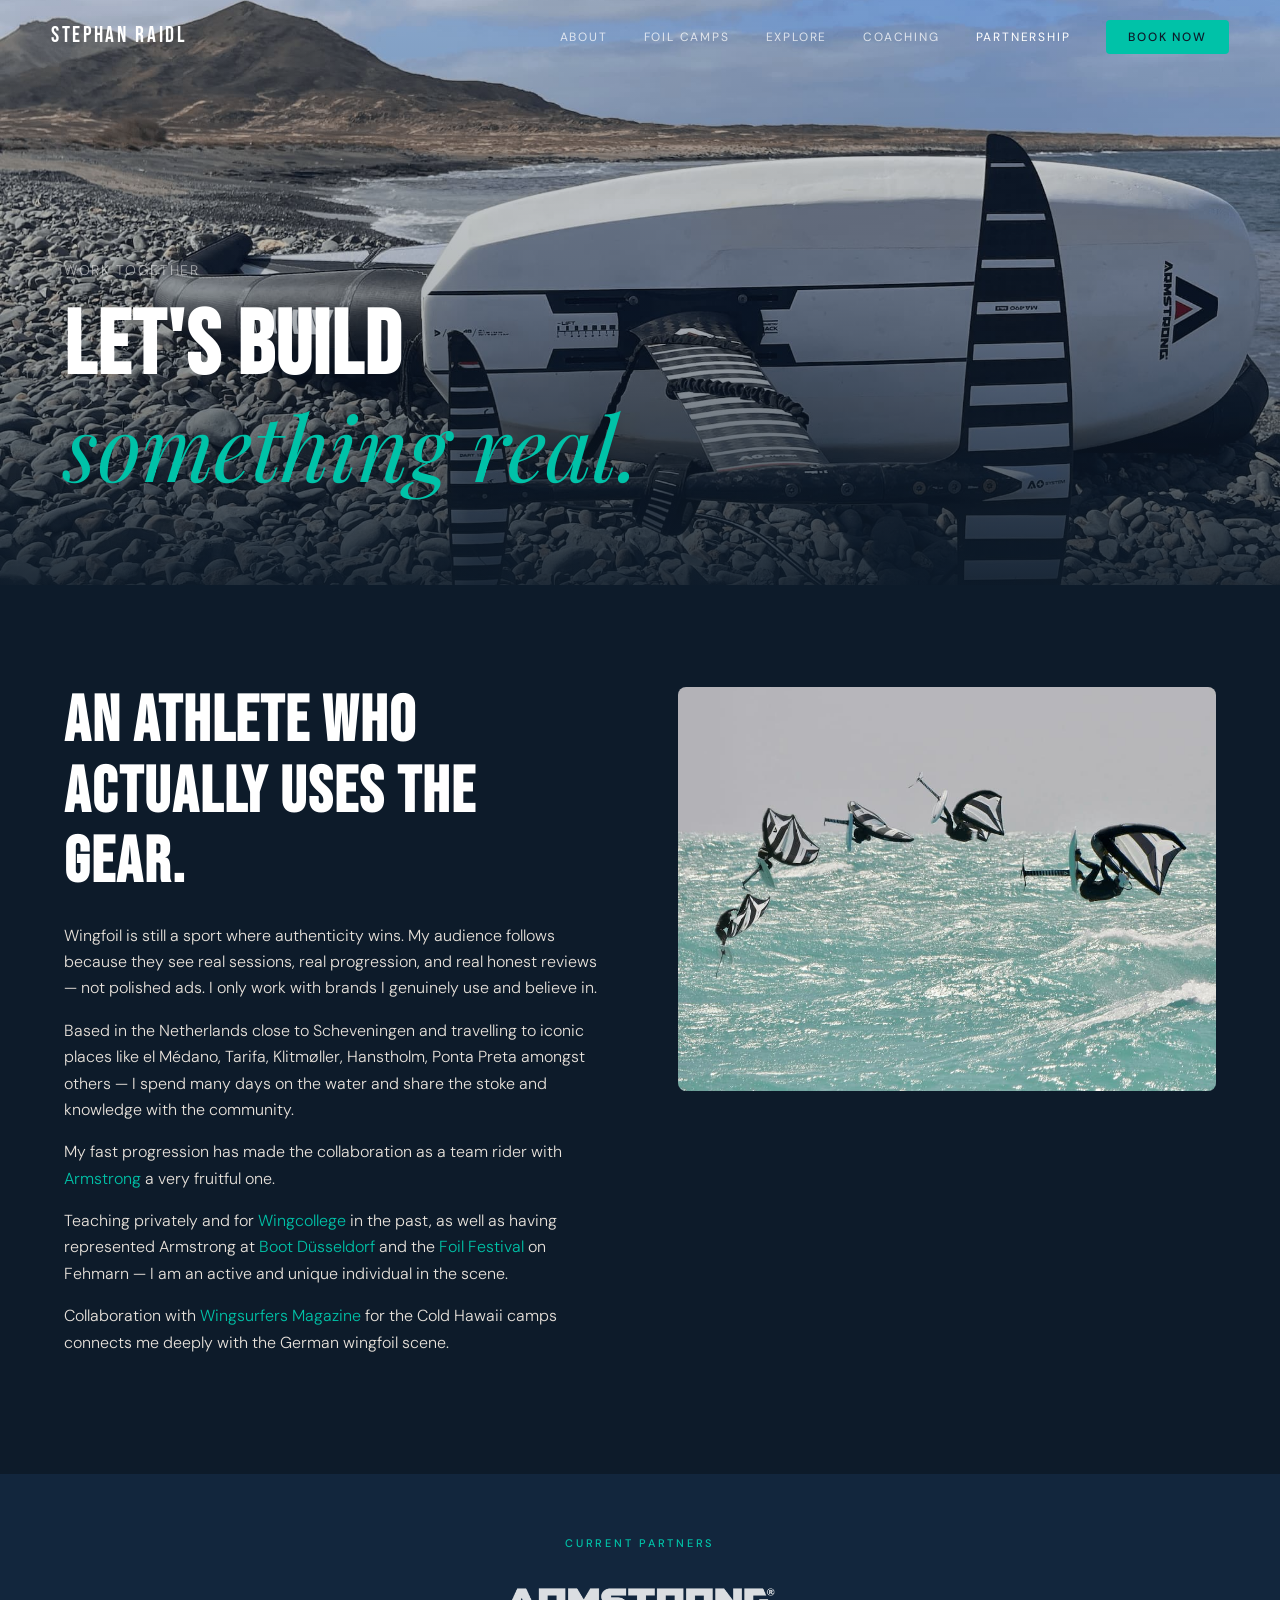
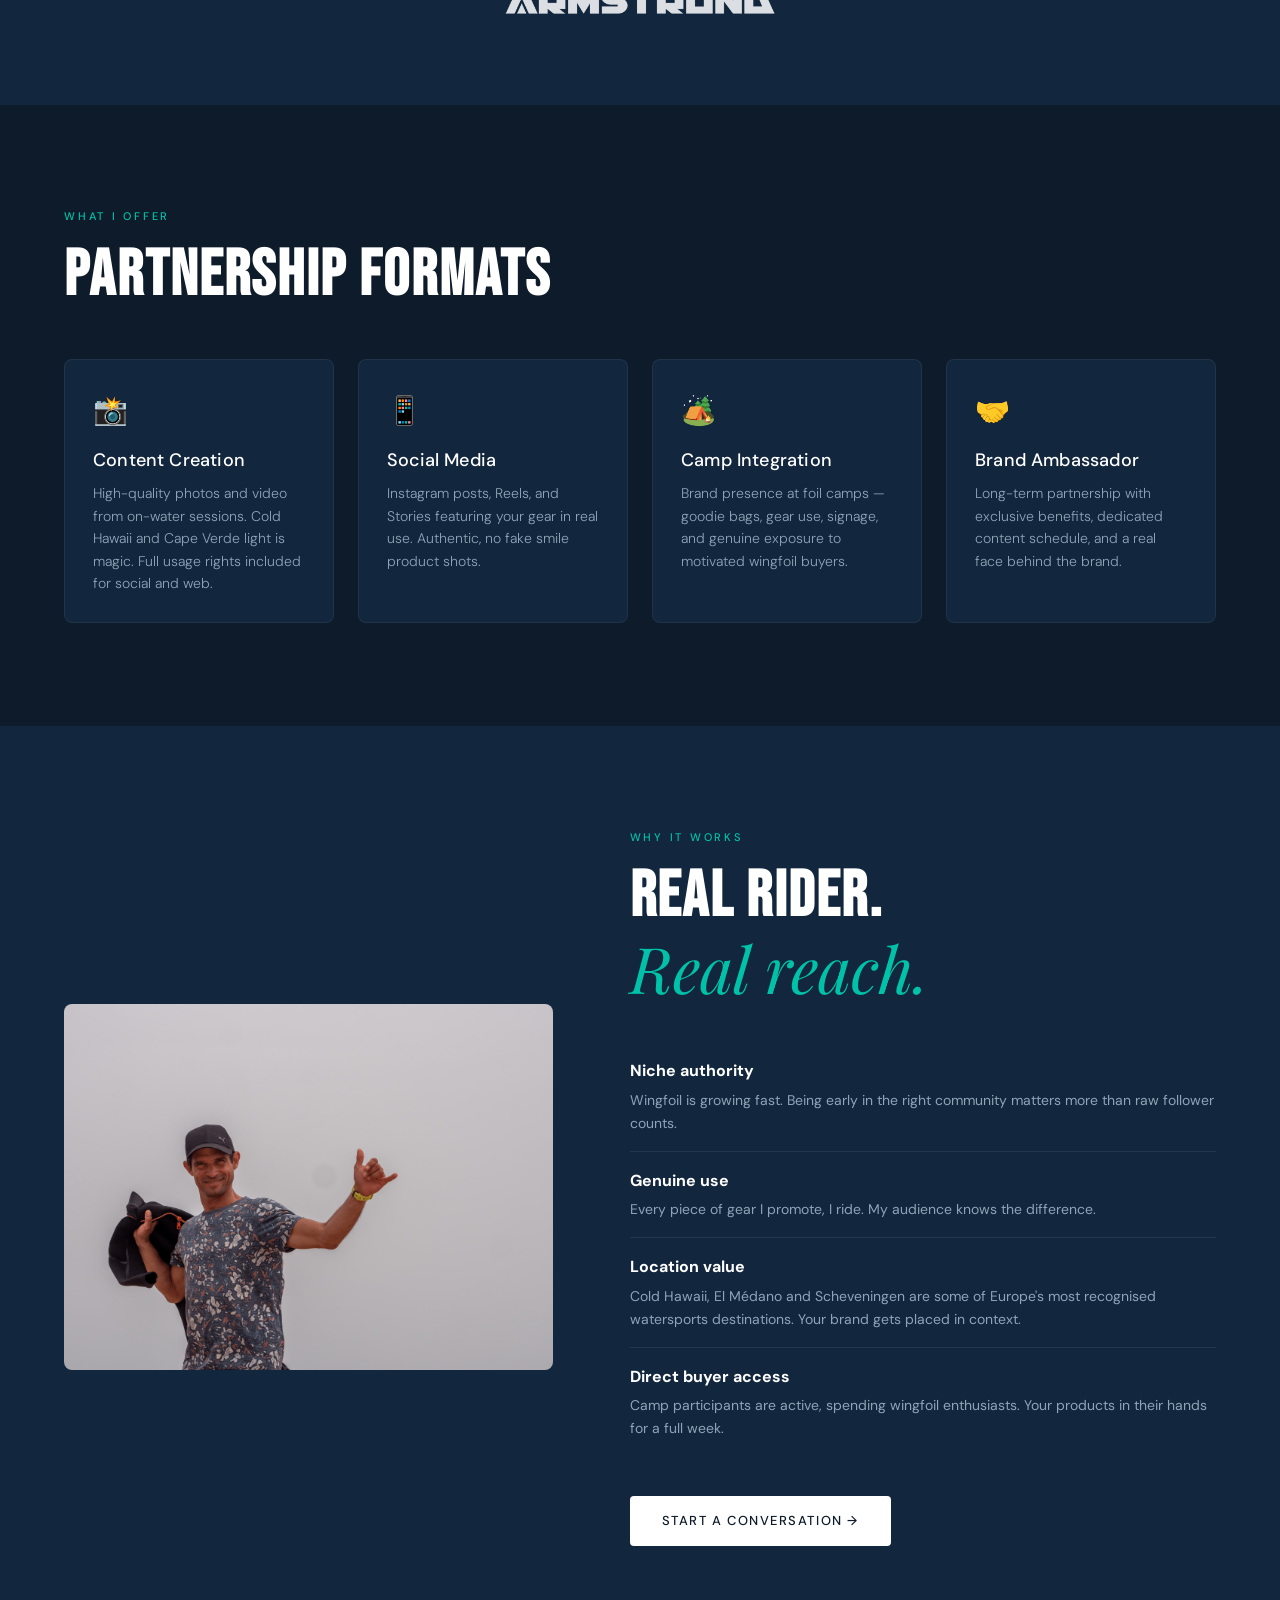
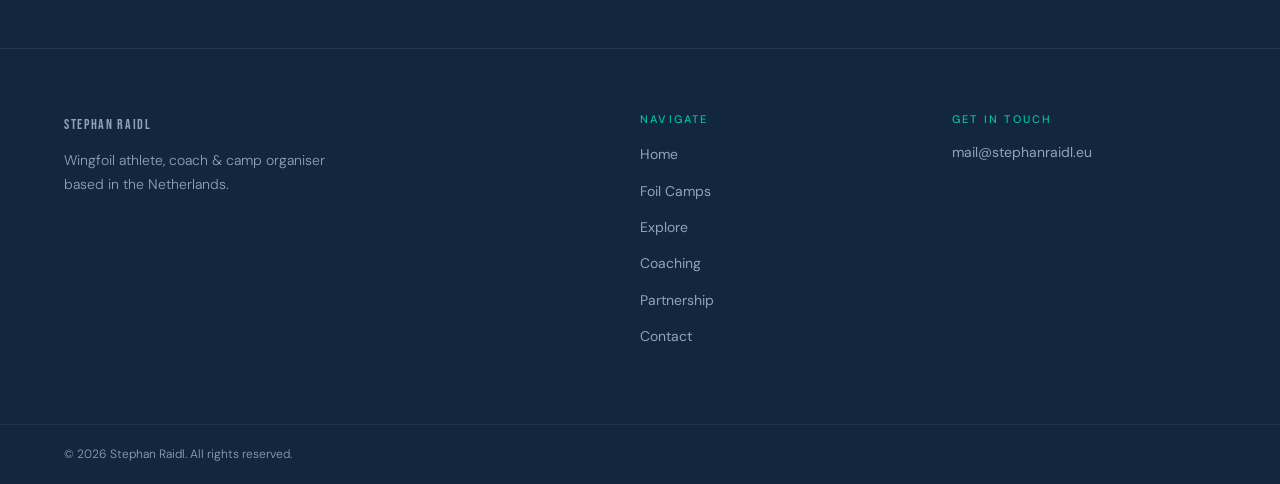
<file: partnership.html>
<!DOCTYPE html>
<html lang="en">
<head>
  <meta charset="UTF-8" />
  <meta name="viewport" content="width=device-width, initial-scale=1.0" />
  <title>Partnership — Stephan Raidl · Wingfoil Athlete</title>
  <meta name="description" content="Sponsor and partnership opportunities with professional wingfoil athlete. Authentic content, engaged audience." />
  <link rel="preconnect" href="https://fonts.googleapis.com" />
  <link rel="preconnect" href="https://fonts.gstatic.com" crossorigin />
  <link href="https://fonts.googleapis.com/css2?family=Bebas+Neue&family=DM+Sans:ital,wght@0,300;0,400;0,500;1,300&family=Playfair+Display:ital@1&display=swap" rel="stylesheet" />
  <link rel="stylesheet" href="style.css" />
  <style>
    .camp-slideshow { position: relative; overflow: hidden; }
    .camp-slideshow .slide { position: absolute; inset: 0; opacity: 0; transition: opacity 0.8s ease; }
    .camp-slideshow .slide:first-child { position: relative; }
    .camp-slideshow .slide.active { opacity: 1; z-index: 1; }
    .camp-slideshow .slide img { width: 100%; height: 100%; object-fit: cover; display: block; }
  </style>
</head>
<body>

  <nav id="nav">
    <a href="index.html" class="nav-logo">Stephan Raidl</a>
    <button class="nav-burger" id="burger" aria-label="Menu">
      <span></span><span></span><span></span>
    </button>
  </nav>
    <ul class="nav-links" id="nav-links">
      <li><a href="index.html#about">About</a></li>
      <li><a href="camps.html">Foil Camps</a></li>
      <li><a href="explore.html">Explore</a></li>
          <li><a href="coaching.html">Coaching</a></li>
      <li><a href="partnership.html" class="active">Partnership</a></li>
      <li><a href="contact.html" class="nav-cta">Book Now</a></li>
    </ul>
  

  <div class="page-hero">
    <div class="hero-bg">
      <img src="images/FoilOnBeach_AliBaba.jpg" alt="Foil on Beach" style="width:100%;height:100%;object-fit:cover;display:block;" />
    </div>
    <div class="hero-overlay"></div>
    <div class="page-hero-content">
      <p class="hero-eyebrow">Work together</p>
      <h1>Let's build<br /><em>something real.</em></h1>
    </div>
  </div>

  <section class="partnership-intro">
    <div class="p-intro-text">
      <h2>An athlete who actually uses the gear.</h2>
      <p>Wingfoil is still a sport where authenticity wins. My audience follows because they see real sessions, real progression, and real honest reviews — not polished ads. I only work with brands I genuinely use and believe in.</p>
      <p>Based in the Netherlands close to Scheveningen and travelling to iconic places like el Médano, Tarifa, Klitmøller, Hanstholm, Ponta Preta amongst others — I spend many days on the water and share the stoke and knowledge with the community.</p>
      <p>My fast progression has made the collaboration as a team rider with <a href="https://armstrongfoils.com/en-intl" target="_blank" rel="noopener noreferrer" style="color:var(--teal);text-decoration:none;">Armstrong</a> a very fruitful one.</p>
      <p>Teaching privately and for <a href="https://www.kite-college.com/portfolio/wingcollege-sizilien/" target="_blank" rel="noopener noreferrer" style="color:var(--teal);text-decoration:none;">Wingcollege</a> in the past, as well as having represented Armstrong at <a href="https://www.boot.com/" target="_blank" rel="noopener noreferrer" style="color:var(--teal);text-decoration:none;">Boot Düsseldorf</a> and the <a href="https://foilfestival.de/" target="_blank" rel="noopener noreferrer" style="color:var(--teal);text-decoration:none;">Foil Festival</a> on Fehmarn — I am an active and unique individual in the scene.</p>
      <p>Collaboration with <a href="https://www.wingsurfersmagazin.de/" target="_blank" rel="noopener noreferrer" style="color:var(--teal);text-decoration:none;">Wingsurfers Magazine</a> for the Cold Hawaii camps connects me deeply with the German wingfoil scene.</p>
    </div>
    <div class="camp-slideshow" style="border-radius:8px;overflow:hidden;aspect-ratio:4/3;">
      <div class="slide active"><img src="images/BackRoll.jpg" alt="Backroll" /></div>
      <div class="slide"><img src="images/Me_FehmarnFestival-compressed.jpg" alt="Fehmarn Festival" /></div>
      <div class="slide"><img src="images/High_jump_hanstholm.jpg" alt="High Jump Hanstholm" /></div>
      <div class="slide"><img src="images/StephanRaidl_Boot_interview.jpg" alt="Boot Interview" /></div>
      <div class="slide"><img src="images/Team_extended_SAL.jpg" alt="Team SAL" /></div>
      <div class="slide"><img src="images/surfwave_sal-compressed.jpg" alt="Surf Wave SAL" /></div>
      <div class="slide"><img src="images/1stPlaceX15-compressed.jpg" alt="1st Place X15" /></div>
    </div>
  </section>

  <!-- CURRENT SPONSOR -->
  <section class="current-sponsors">
    <p class="section-label">Current partners</p>
    <div class="sponsors-row large">
      <a href="https://armstrongfoils.com/en-intl" target="_blank" rel="noopener noreferrer">
        <img src="images/Armstrong-Wordmark.avif" alt="Armstrong Foils" style="height:48px;width:auto;filter:brightness(0) invert(1);opacity:0.85;transition:opacity 0.2s;" onmouseover="this.style.opacity='1'" onmouseout="this.style.opacity='0.85'" />
      </a>
    </div>
  </section>

  <!-- WHAT I OFFER -->
  <section class="partnership-offer">
    <p class="section-label">What I offer</p>
    <h2>Partnership formats</h2>
    <div class="offer-grid">
      <div class="offer-card">
        <span class="offer-icon">📸</span>
        <h3>Content Creation</h3>
        <p>High-quality photos and video from on-water sessions. Cold Hawaii and Cape Verde light is magic. Full usage rights included for social and web.</p>
      </div>
      <div class="offer-card">
        <span class="offer-icon">📱</span>
        <h3>Social Media</h3>
        <p>Instagram posts, Reels, and Stories featuring your gear in real use. Authentic, no fake smile product shots.</p>
      </div>
      <div class="offer-card">
        <span class="offer-icon">🏕️</span>
        <h3>Camp Integration</h3>
        <p>Brand presence at foil camps — goodie bags, gear use, signage, and genuine exposure to motivated wingfoil buyers.</p>
      </div>
      <div class="offer-card">
        <span class="offer-icon">🤝</span>
        <h3>Brand Ambassador</h3>
        <p>Long-term partnership with exclusive benefits, dedicated content schedule, and a real face behind the brand.</p>
      </div>
    </div>
  </section>

  <!-- WHY ME -->
  <section class="why-me">
    <div class="why-img">
      <img src="images/stephan-portrait-shaka.jpg" alt="Stephan Raidl" style="width:100%;height:100%;object-fit:cover;display:block;border-radius:8px;" />
    </div>
    <div class="why-content">
      <p class="section-label">Why it works</p>
      <h2>Real rider.<br /><em>Real reach.</em></h2>
      <ul class="why-list">
        <li>
          <strong>Niche authority</strong>
          <span>Wingfoil is growing fast. Being early in the right community matters more than raw follower counts.</span>
        </li>
        <li>
          <strong>Genuine use</strong>
          <span>Every piece of gear I promote, I ride. My audience knows the difference.</span>
        </li>
        <li>
          <strong>Location value</strong>
          <span>Cold Hawaii, El Médano and Scheveningen are some of Europe's most recognised watersports destinations. Your brand gets placed in context.</span>
        </li>
        <li>
          <strong>Direct buyer access</strong>
          <span>Camp participants are active, spending wingfoil enthusiasts. Your products in their hands for a full week.</span>
        </li>
      </ul>
      <a href="contact.html?type=partnership" class="btn btn-dark">Start a conversation →</a>
    </div>
  </section>

  <footer class="footer">
    <div class="footer-top">
      <div class="footer-brand">
        <p class="footer-logo">Stephan Raidl</p>
        <p>Wingfoil athlete, coach & camp organiser<br />based in the Netherlands.</p>
      </div>
      <div class="footer-links">
        <h4>Navigate</h4>
        <ul>
          <li><a href="index.html">Home</a></li>
          <li><a href="camps.html">Foil Camps</a></li>
          <li><a href="explore.html">Explore</a></li>
          <li><a href="coaching.html">Coaching</a></li>
          <li><a href="partnership.html">Partnership</a></li>
          <li><a href="contact.html">Contact</a></li>
        </ul>
      </div>
      <div class="footer-contact">
        <h4>Get in touch</h4>
        <a href="mailto:mail@stephanraidl.eu">mail@stephanraidl.eu</a>
      </div>
    </div>
    <div class="footer-bottom">
      <p>© 2026 Stephan Raidl. All rights reserved.</p>
    </div>
  </footer>
  <script src="main.js"></script>
  <script>
    document.querySelectorAll('.camp-slideshow').forEach(function(show) {
      const slides = show.querySelectorAll('.slide');
      let current = 0;
      setInterval(function() {
        slides[current].classList.remove('active');
        current = (current + 1) % slides.length;
        slides[current].classList.add('active');
      }, 5000);
    });
  </script>
</body>
</html>
</file>
<file: style.css>
/* ─────────────────────────────────────────
   WINGFOIL ATHLETE SITE — STYLESHEET
   Aesthetic: Raw nordic · Editorial sport
   Palette: Deep navy + chalk + electric teal
───────────────────────────────────────── */

*, *::before, *::after { box-sizing: border-box; margin: 0; padding: 0; }

:root {
  --navy:    #0d1b2a;
  --navy-mid:#12263d;
  --navy-lt: #1a3a55;
  --chalk:   #f2ede8;
  --white:   #ffffff;
  --teal:    #00c2a8;
  --teal-dk: #009c87;
  --sand:    #d9c8b0;
  --text:    #e8e2db;
  --text-dim:#8fa4b8;

  --font-display: 'Bebas Neue', sans-serif;
  --font-italic:  'Playfair Display', serif;
  --font-body:    'DM Sans', sans-serif;

  --radius: 4px;
  --max-w: 1280px;
  --section-pad: clamp(64px, 8vw, 120px);
}

html { scroll-behavior: smooth; }

body {
  font-family: var(--font-body);
  background: var(--navy);
  color: var(--text);
  line-height: 1.65;
  font-size: 16px;
  -webkit-font-smoothing: antialiased;
}

/* ─── PLACEHOLDERS (remove when adding real images) ─── */
.img-placeholder {
  background: linear-gradient(135deg, var(--navy-mid) 0%, var(--navy-lt) 100%);
  display: flex;
  align-items: center;
  justify-content: center;
  color: var(--text-dim);
  font-size: 12px;
  letter-spacing: 0.1em;
  text-transform: uppercase;
  position: relative;
  width: 100%;
  aspect-ratio: 4/3;
  overflow: hidden;
}
.img-placeholder::after {
  content: '[ your photo ]';
  position: absolute;
  border: 1px dashed var(--navy-lt);
  padding: 8px 16px;
  border-radius: 2px;
  color: var(--text-dim);
  font-size: 11px;
}
.img-placeholder.tall    { aspect-ratio: 3/4; }
.img-placeholder.insta   { aspect-ratio: 1/1; }
.img-placeholder.accom   { aspect-ratio: 4/3; }
.img-placeholder.main-accom { grid-column: span 2; aspect-ratio: 16/9; }

/* Real images */
img { width: 100%; height: 100%; object-fit: cover; display: block; }

/* ─── TYPOGRAPHY ─── */
h1, h2, h3, h4 { line-height: 1.1; }

h1 {
  font-family: var(--font-display);
  font-size: clamp(56px, 9vw, 130px);
  letter-spacing: 0.02em;
  text-transform: uppercase;
  color: var(--white);
}

h1 em, h2 em {
  font-family: var(--font-italic);
  font-style: italic;
  font-weight: 400;
  text-transform: none;
  color: var(--teal);
  letter-spacing: 0;
}

h2 {
  font-family: var(--font-display);
  font-size: clamp(36px, 5vw, 72px);
  letter-spacing: 0.03em;
  text-transform: uppercase;
  color: var(--white);
}

h3 {
  font-size: 20px;
  font-weight: 500;
  color: var(--white);
  letter-spacing: 0.01em;
}

p { color: var(--text); font-weight: 300; }

a { color: inherit; text-decoration: none; }

.section-label {
  font-size: 11px;
  letter-spacing: 0.25em;
  text-transform: uppercase;
  color: var(--teal);
  font-weight: 500;
  display: block;
  margin-bottom: 16px;
}
.section-label.light { color: rgba(255,255,255,0.5); }

.section-title {
  font-family: var(--font-display);
  font-size: clamp(36px, 4vw, 60px);
  text-transform: uppercase;
  color: var(--white);
  letter-spacing: 0.03em;
  text-align: center;
  margin-bottom: 64px;
}

/* ─── BUTTONS ─── */
.btn {
  display: inline-block;
  padding: 14px 32px;
  font-family: var(--font-body);
  font-size: 13px;
  font-weight: 500;
  letter-spacing: 0.12em;
  text-transform: uppercase;
  border-radius: var(--radius);
  cursor: pointer;
  transition: all 0.2s ease;
  border: none;
}

.btn-primary {
  background: var(--teal);
  color: var(--navy);
}
.btn-primary:hover { background: var(--teal-dk); transform: translateY(-1px); }

.btn-ghost {
  background: transparent;
  color: var(--white);
  border: 1px solid rgba(255,255,255,0.35);
}
.btn-ghost:hover { border-color: var(--white); background: rgba(255,255,255,0.08); }

.btn-ghost-dark {
  background: transparent;
  color: var(--text);
  border: 1px solid rgba(255,255,255,0.2);
}
.btn-ghost-dark:hover { border-color: var(--teal); color: var(--teal); }

.btn-dark {
  background: var(--white);
  color: var(--navy);
}
.btn-dark:hover { background: var(--chalk); transform: translateY(-1px); }

.btn-outline {
  background: transparent;
  border: 1px solid var(--teal);
  color: var(--teal);
  padding: 10px 24px;
  font-size: 12px;
}
.btn-outline:hover { background: var(--teal); color: var(--navy); }

.full-width { width: 100%; text-align: center; }

/* ─── NAV ─── */
#nav {
  position: fixed;
  top: 0; left: 0; right: 0;
  z-index: 1000;
  display: flex;
  align-items: center;
  justify-content: space-between;
  padding: 0 clamp(20px, 4vw, 60px);
  height: 72px;
  background: transparent;
  transition: background 0.4s, backdrop-filter 0.4s;
}

#nav.scrolled {
  background: rgba(13, 27, 42, 0.92);
  backdrop-filter: blur(12px);
  border-bottom: 1px solid rgba(255,255,255,0.06);
}

.nav-logo {
  font-family: var(--font-display);
  font-size: 22px;
  letter-spacing: 0.12em;
  color: var(--white);
  flex-shrink: 0;
}

.nav-links {
  position: fixed;
  top: 0;
  right: clamp(20px, 4vw, 60px);
  height: 72px;
  display: flex;
  list-style: none;
  gap: 36px;
  align-items: center;
  z-index: 1000;
}

.nav-links a {
  font-size: 12px;
  letter-spacing: 0.15em;
  text-transform: uppercase;
  color: rgba(255,255,255,0.75);
  transition: color 0.2s;
}
.nav-links a:hover, .nav-links a.active { color: var(--white); }

.nav-cta {
  background: var(--teal) !important;
  color: var(--navy) !important;
  padding: 9px 22px;
  border-radius: var(--radius);
  font-weight: 500 !important;
}
.nav-cta:hover { background: var(--teal-dk) !important; }

.nav-burger {
  display: none;
  flex-direction: column;
  gap: 5px;
  background: none;
  border: none;
  cursor: pointer;
  padding: 4px;
}
.nav-burger span {
  display: block;
  width: 24px;
  height: 2px;
  background: var(--white);
  transition: all 0.3s;
}

/* ─── HERO ─── */
.hero {
  position: relative;
  height: 100svh;
  min-height: 600px;
  display: flex;
  align-items: flex-end;
  padding: 0 clamp(20px, 5vw, 80px) 80px;
  overflow: hidden;
}

.hero-bg {
  position: absolute;
  inset: 0;
  overflow: hidden;
}
.hero-bg img { width: 100%; height: 100%; object-fit: cover; }
.hero-placeholder {
  width: 100%;
  height: 100%;
  background: linear-gradient(160deg, #0a1624 0%, #1a3a55 50%, #0d2237 100%);
}
.hero-overlay {
  position: absolute;
  inset: 0;
  background: linear-gradient(to top, rgba(13,27,42,0.9) 0%, rgba(13,27,42,0.3) 50%, rgba(13,27,42,0.15) 100%);
}

.hero-content {
  position: relative;
  z-index: 11;
  max-width: 780px;
}

.hero-eyebrow {
  font-size: 11px;
  letter-spacing: 0.3em;
  text-transform: uppercase;
  color: var(--teal);
  margin-bottom: 16px;
}

.hero-title {
  display: flex;
  flex-direction: column;
  line-height: 0.95;
  margin-bottom: 24px;
}
.hero-title .line { display: block; }
.hero-title .italic {
  font-family: var(--font-italic);
  font-style: italic;
  font-size: clamp(48px, 7.5vw, 110px);
  color: var(--teal);
  text-transform: none;
  letter-spacing: 0;
}

.hero-sub {
  font-size: 14px;
  letter-spacing: 0.15em;
  text-transform: uppercase;
  color: rgba(255,255,255,0.6);
  margin-bottom: 40px;
}

.hero-actions { display: flex; gap: 16px; flex-wrap: wrap; }

.hero-scroll {
  position: absolute;
  bottom: 40px;
  right: clamp(20px, 4vw, 60px);
  z-index: 2;
  display: flex;
  flex-direction: column;
  align-items: center;
  gap: 12px;
  font-size: 10px;
  letter-spacing: 0.2em;
  text-transform: uppercase;
  color: rgba(255,255,255,0.4);
}
.scroll-line {
  width: 1px;
  height: 48px;
  background: linear-gradient(to bottom, rgba(255,255,255,0.3), transparent);
  animation: scrollPulse 2s ease-in-out infinite;
}
@keyframes scrollPulse {
  0%, 100% { opacity: 0.4; }
  50% { opacity: 1; }
}

/* PAGE HERO (inner pages) */
.page-hero {
  position: relative;
  z-index: 0;
  height: 65vh;
  min-height: 420px;
  display: flex;
  align-items: flex-end;
  padding: 0 clamp(20px, 5vw, 80px) 80px;
  overflow: hidden;
}
.page-hero.short { height: 50vh; }
.page-hero-content {
  position: relative;
  z-index: 2;
}
.page-hero-content h1 {
  font-size: clamp(48px, 7vw, 100px);
}
.page-hero-content p {
  margin-top: 12px;
  font-size: 14px;
  letter-spacing: 0.12em;
  text-transform: uppercase;
  color: rgba(255,255,255,0.55);
}

/* ─── ABOUT ─── */
.about {
  display: grid;
  grid-template-columns: 1fr 1fr;
  min-height: 80vh;
  max-width: var(--max-w);
  margin: 0 auto;
  padding: var(--section-pad) clamp(20px, 5vw, 80px);
  gap: clamp(40px, 6vw, 100px);
  align-items: center;
}

.about-image { position: relative; }
.about-tag {
  position: absolute;
  bottom: 24px;
  left: -16px;
  background: var(--teal);
  color: var(--navy);
  font-size: 11px;
  letter-spacing: 0.15em;
  text-transform: uppercase;
  font-weight: 600;
  padding: 8px 18px;
}

.about-content h2 { margin-bottom: 24px; }
.about-content p { margin-bottom: 16px; color: var(--text); }

.about-pillars {
  list-style: none;
  margin: 32px 0;
  display: flex;
  flex-direction: column;
  gap: 16px;
}
.about-pillars li {
  display: flex;
  gap: 16px;
  align-items: flex-start;
}
.pillar-icon {
  color: var(--teal);
  font-size: 18px;
  flex-shrink: 0;
  margin-top: 2px;
}
.about-pillars strong {
  display: block;
  color: var(--white);
  font-size: 15px;
  font-weight: 500;
}
.about-pillars span { font-size: 14px; color: var(--text-dim); }

/* ─── CAMPS TEASER ─── */
.camps-teaser {
  background: var(--navy-mid);
  padding: var(--section-pad) clamp(20px, 5vw, 80px);
}

.camps-teaser-header {
  max-width: 600px;
  margin-bottom: 64px;
}
.camps-intro { color: var(--text-dim); margin-top: 16px; font-size: 17px; }

.camps-grid {
  display: grid;
  grid-template-columns: repeat(3, 1fr);
  gap: 24px;
  max-width: var(--max-w);
  margin: 0 auto;
}

.camp-card {
  background: var(--navy);
  border-radius: 8px;
  overflow: hidden;
  position: relative;
  border: 1px solid rgba(255,255,255,0.06);
  transition: transform 0.3s, border-color 0.3s;
}
.camp-card:hover {
  transform: translateY(-4px);
  border-color: rgba(0, 194, 168, 0.3);
}
.camp-card.featured { border-color: rgba(0, 194, 168, 0.4); }

.camp-badge {
  position: absolute;
  top: 16px;
  right: 16px;
  background: var(--teal);
  color: var(--navy);
  font-size: 10px;
  font-weight: 600;
  letter-spacing: 0.12em;
  text-transform: uppercase;
  padding: 5px 12px;
  border-radius: 2px;
  z-index: 1;
}

.camp-img-wrap { aspect-ratio: 16/10; overflow: hidden; }
.camp-img-wrap .img-placeholder { aspect-ratio: auto; height: 100%; }

.camp-info { padding: 28px; }

.camp-date {
  display: block;
  font-size: 11px;
  letter-spacing: 0.2em;
  text-transform: uppercase;
  color: var(--teal);
  margin-bottom: 10px;
}

.camp-info h3 { margin-bottom: 12px; font-size: 22px; }
.camp-info p { font-size: 14px; color: var(--text-dim); margin-bottom: 20px; line-height: 1.6; }

.camp-meta {
  display: flex;
  gap: 8px;
  flex-wrap: wrap;
  margin-bottom: 24px;
}
.camp-meta span {
  font-size: 11px;
  border: 1px solid rgba(255,255,255,0.15);
  padding: 4px 10px;
  border-radius: 2px;
  color: var(--text-dim);
  letter-spacing: 0.05em;
}

.camps-cta { text-align: center; margin-top: 56px; }

/* ─── SPONSORS ─── */
.sponsors {
  padding: 60px clamp(20px, 5vw, 80px);
  text-align: center;
  border-top: 1px solid rgba(255,255,255,0.06);
  border-bottom: 1px solid rgba(255,255,255,0.06);
}

.sponsors-row {
  display: flex;
  justify-content: center;
  align-items: center;
  gap: 48px;
  flex-wrap: wrap;
  margin: 24px 0 20px;
}
.sponsors-row.large { gap: 64px; }

.sponsor-logo {
  font-family: var(--font-display);
  font-size: 20px;
  letter-spacing: 0.15em;
  color: var(--text-dim);
  opacity: 0.6;
  transition: opacity 0.2s;
}
.sponsor-logo:hover { opacity: 1; }
.sponsor-logo.large { font-size: 28px; }

/* Replace .sponsor-logo with real images like: */
/* .sponsor-logo img { height: 32px; width: auto; filter: brightness(0) invert(1); opacity: 0.6; } */

.sponsor-cta {
  font-size: 13px;
  letter-spacing: 0.1em;
  color: var(--teal);
  text-decoration: underline;
  text-underline-offset: 3px;
}

/* ─── TESTIMONIALS ─── */
.testimonials {
  padding: var(--section-pad) clamp(20px, 5vw, 80px);
  max-width: var(--max-w);
  margin: 0 auto;
}
.testimonials h2 { margin-bottom: 56px; }

.testimonials-grid {
  display: grid;
  grid-template-columns: repeat(3, 1fr);
  gap: 32px;
}

blockquote {
  border-left: 2px solid var(--teal);
  padding: 24px 28px;
  background: var(--navy-mid);
  border-radius: 0 6px 6px 0;
}
blockquote p {
  font-size: 16px;
  font-style: italic;
  line-height: 1.7;
  color: var(--chalk);
  margin-bottom: 16px;
}
blockquote cite {
  font-size: 12px;
  letter-spacing: 0.1em;
  color: var(--text-dim);
  font-style: normal;
}

/* ─── INSTAGRAM STRIP ─── */
.insta-strip {
  padding: var(--section-pad) 0;
  text-align: center;
  overflow: hidden;
}
.insta-handle {
  font-family: var(--font-display);
  font-size: 28px;
  letter-spacing: 0.1em;
  margin-bottom: 32px;
}
.insta-handle a { color: var(--white); }
.insta-handle a:hover { color: var(--teal); }

.insta-grid {
  display: grid;
  grid-template-columns: repeat(6, 1fr);
  gap: 4px;
}
.insta-grid .img-placeholder { border-radius: 0; }

/* ─── FOOTER ─── */
.footer {
  background: var(--navy-mid);
  border-top: 1px solid rgba(255,255,255,0.08);
}

.footer-top {
  display: grid;
  grid-template-columns: 2fr 1fr 1fr;
  gap: 48px;
  padding: 64px clamp(20px, 5vw, 80px);
  max-width: var(--max-w);
  margin: 0 auto;
}

.footer-logo {
  font-family: var(--font-display);
  font-size: 24px;
  letter-spacing: 0.12em;
  color: var(--white);
  margin-bottom: 12px;
}
.footer-brand p { font-size: 14px; color: var(--text-dim); line-height: 1.7; }

.footer-links h4, .footer-contact h4 {
  font-size: 11px;
  letter-spacing: 0.2em;
  text-transform: uppercase;
  color: var(--teal);
  margin-bottom: 16px;
  font-weight: 500;
}

.footer-links ul { list-style: none; }
.footer-links li { margin-bottom: 10px; }
.footer-links a { font-size: 14px; color: var(--text-dim); transition: color 0.2s; }
.footer-links a:hover { color: var(--white); }

.footer-contact a {
  display: block;
  font-size: 14px;
  color: var(--text-dim);
  margin-bottom: 16px;
  transition: color 0.2s;
}
.footer-contact a:hover { color: var(--teal); }

.footer-socials { display: flex; gap: 16px; }

.footer-bottom {
  border-top: 1px solid rgba(255,255,255,0.06);
  padding: 20px clamp(20px, 5vw, 80px);
  display: flex;
  justify-content: space-between;
  flex-wrap: wrap;
  gap: 8px;
  max-width: var(--max-w);
  margin: 0 auto;
}
.footer-bottom p { font-size: 12px; color: var(--text-dim); }

/* ─── CAMPS PAGE ─── */
.page-intro {
  display: grid;
  grid-template-columns: 1fr 1fr;
  gap: clamp(40px, 6vw, 100px);
  max-width: var(--max-w);
  margin: 0 auto;
  padding: var(--section-pad) clamp(20px, 5vw, 80px);
  align-items: start;
}
.intro-text h2 { margin-bottom: 24px; }
.intro-text p { margin-bottom: 16px; color: var(--text); }

.intro-includes {
  background: var(--navy-mid);
  border-radius: 8px;
  padding: 36px;
  border-left: 3px solid var(--teal);
}
.intro-includes h3 { color: var(--white); margin-bottom: 20px; font-size: 16px; text-transform: uppercase; letter-spacing: 0.1em; }
.intro-includes ul { list-style: none; }
.intro-includes li { padding: 8px 0; font-size: 15px; border-bottom: 1px solid rgba(255,255,255,0.06); }
.intro-includes li:last-child { border-bottom: none; }

.camps-full {
  padding: var(--section-pad) clamp(20px, 5vw, 80px);
  max-width: var(--max-w);
  margin: 0 auto;
}

.camp-listing {
  display: grid;
  grid-template-columns: 1fr 1.3fr;
  gap: clamp(32px, 5vw, 80px);
  margin-bottom: 80px;
  padding-bottom: 80px;
  border-bottom: 1px solid rgba(255,255,255,0.08);
  align-items: start;
}
.camp-listing:last-child { border-bottom: none; margin-bottom: 0; }
.camp-listing.reverse { direction: rtl; }
.camp-listing.reverse > * { direction: ltr; }

.camp-listing-img { position: relative; }
.camp-listing-badge {
  position: absolute;
  top: 16px;
  left: 16px;
  background: rgba(13,27,42,0.85);
  border: 1px solid rgba(255,255,255,0.2);
  color: var(--white);
  font-size: 10px;
  font-weight: 600;
  letter-spacing: 0.15em;
  text-transform: uppercase;
  padding: 6px 14px;
  border-radius: 2px;
}
.camp-listing-badge.popular {
  background: var(--teal);
  color: var(--navy);
  border-color: var(--teal);
}

.camp-listing-date {
  font-size: 12px;
  letter-spacing: 0.2em;
  text-transform: uppercase;
  color: var(--teal);
  display: block;
  margin-bottom: 12px;
}
.camp-listing-body h3 {
  font-family: var(--font-display);
  font-size: clamp(32px, 4vw, 52px);
  text-transform: uppercase;
  letter-spacing: 0.03em;
  color: var(--white);
  margin-bottom: 20px;
}
.camp-listing-body p { color: var(--text); font-size: 16px; margin-bottom: 28px; line-height: 1.7; }

.camp-details-grid {
  display: grid;
  grid-template-columns: 1fr 1fr;
  gap: 16px;
  margin-bottom: 32px;
  background: var(--navy-mid);
  padding: 20px 24px;
  border-radius: 6px;
}
.camp-details-grid > div { display: flex; flex-direction: column; gap: 4px; }
.camp-details-grid strong {
  font-size: 10px;
  letter-spacing: 0.15em;
  text-transform: uppercase;
  color: var(--text-dim);
}
.camp-details-grid span { font-size: 15px; color: var(--white); font-weight: 400; }

.camp-pricing { margin-bottom: 28px; }
.price-tier {
  display: flex;
  justify-content: space-between;
  align-items: center;
  padding: 14px 0;
  border-bottom: 1px solid rgba(255,255,255,0.08);
}
.price-tier:last-of-type { border-bottom: none; }
.tier-name { font-size: 14px; color: var(--text-dim); }
.tier-price { font-size: 22px; font-weight: 500; color: var(--white); }
.price-note { font-size: 12px; color: var(--text-dim); margin-top: 8px; }

.camp-listing-actions { display: flex; gap: 12px; flex-wrap: wrap; }

/* Accommodation */
.accommodation {
  background: var(--navy-mid);
  padding: var(--section-pad) clamp(20px, 5vw, 80px);
  text-align: center;
}
.accommodation h2 { margin-bottom: 12px; }
.accom-intro { max-width: 580px; margin: 0 auto 48px; color: var(--text-dim); }

.accom-gallery {
  display: grid;
  grid-template-columns: repeat(2, 1fr);
  gap: 8px;
  max-width: 900px;
  margin: 0 auto;
}

/* FAQ */
.faq {
  padding: var(--section-pad) clamp(20px, 5vw, 80px);
  max-width: 800px;
  margin: 0 auto;
}
.faq h2 { margin-bottom: 48px; }

details {
  border-bottom: 1px solid rgba(255,255,255,0.1);
  padding: 0;
}
summary {
  padding: 20px 0;
  font-size: 17px;
  font-weight: 400;
  color: var(--white);
  cursor: pointer;
  list-style: none;
  display: flex;
  justify-content: space-between;
  align-items: center;
  gap: 16px;
}
summary::-webkit-details-marker { display: none; }
summary::after {
  content: '+';
  font-size: 20px;
  color: var(--teal);
  flex-shrink: 0;
  transition: transform 0.3s;
}
details[open] summary::after {
  content: '−';
}
details p {
  padding: 0 0 20px;
  font-size: 15px;
  color: var(--text-dim);
  line-height: 1.7;
}

/* ─── COACHING PAGE ─── */
.coaching-intro {
  display: grid;
  grid-template-columns: 1fr 1fr;
  gap: clamp(40px, 6vw, 100px);
  max-width: var(--max-w);
  margin: 0 auto;
  padding: var(--section-pad) clamp(20px, 5vw, 80px);
  align-items: center;
}
.coaching-text h2 { margin-bottom: 24px; }
.coaching-text p { margin-bottom: 16px; }

.coaching-levels {
  background: var(--navy-mid);
  padding: var(--section-pad) clamp(20px, 5vw, 80px);
}
.coaching-levels h2 { margin-bottom: 48px; }

.levels-grid {
  display: grid;
  grid-template-columns: repeat(3, 1fr);
  gap: 24px;
  max-width: var(--max-w);
  margin: 0 auto;
}
.level-card {
  padding: 36px;
  border: 1px solid rgba(255,255,255,0.1);
  border-radius: 8px;
  background: var(--navy);
}
.level-number {
  font-family: var(--font-display);
  font-size: 56px;
  color: rgba(0,194,168,0.2);
  display: block;
  line-height: 1;
  margin-bottom: 16px;
}
.level-card h3 { color: var(--white); margin-bottom: 12px; }
.level-card p { font-size: 14px; color: var(--text-dim); }

.coaching-pricing {
  padding: var(--section-pad) clamp(20px, 5vw, 80px);
  max-width: var(--max-w);
  margin: 0 auto;
}
.coaching-pricing h2 { margin-bottom: 48px; }

.pricing-cards {
  display: grid;
  grid-template-columns: repeat(3, 1fr);
  gap: 24px;
}
.pricing-card {
  background: var(--navy-mid);
  border-radius: 8px;
  padding: 36px;
  border: 1px solid rgba(255,255,255,0.08);
  position: relative;
  display: flex;
  flex-direction: column;
  gap: 20px;
}
.pricing-card.featured {
  background: var(--navy-lt);
  border-color: var(--teal);
}
.pricing-badge {
  position: absolute;
  top: -12px;
  left: 50%;
  transform: translateX(-50%);
  background: var(--teal);
  color: var(--navy);
  font-size: 10px;
  font-weight: 700;
  letter-spacing: 0.15em;
  text-transform: uppercase;
  padding: 5px 14px;
  border-radius: 2px;
  white-space: nowrap;
}
.pricing-card h3 { color: var(--white); font-size: 18px; }
.price {
  font-family: var(--font-display);
  font-size: 44px;
  color: var(--white);
  letter-spacing: 0.02em;
}
.pricing-card ul { list-style: none; flex: 1; }
.pricing-card li {
  padding: 8px 0;
  font-size: 14px;
  color: var(--text-dim);
  border-bottom: 1px solid rgba(255,255,255,0.06);
}
.pricing-card li:last-child { border-bottom: none; }

/* ─── PARTNERSHIP PAGE ─── */
.partnership-intro {
  display: grid;
  grid-template-columns: 1fr 1fr;
  gap: clamp(40px, 6vw, 100px);
  max-width: var(--max-w);
  margin: 0 auto;
  padding: var(--section-pad) clamp(20px, 5vw, 80px);
  align-items: start;
}
.p-intro-text h2 { margin-bottom: 24px; }
.p-intro-text p { margin-bottom: 16px; }

.p-intro-stats {
  background: var(--navy-mid);
  border-radius: 8px;
  padding: 36px;
  display: grid;
  grid-template-columns: 1fr 1fr;
  gap: 24px;
}
.stat-block { display: flex; flex-direction: column; gap: 6px; }
.stat-num {
  font-family: var(--font-display);
  font-size: 42px;
  color: var(--teal);
  line-height: 1;
}
.stat-label { font-size: 12px; color: var(--text-dim); letter-spacing: 0.05em; }
.stat-note {
  grid-column: span 2;
  font-size: 12px;
  color: var(--text-dim);
  border-top: 1px solid rgba(255,255,255,0.08);
  padding-top: 16px;
  margin-top: 0;
}

.current-sponsors {
  padding: 60px clamp(20px, 5vw, 80px);
  text-align: center;
  background: var(--navy-mid);
}

.partnership-offer {
  padding: var(--section-pad) clamp(20px, 5vw, 80px);
  max-width: var(--max-w);
  margin: 0 auto;
}
.partnership-offer h2 { margin-bottom: 48px; }

.offer-grid {
  display: grid;
  grid-template-columns: repeat(4, 1fr);
  gap: 24px;
}
.offer-card {
  background: var(--navy-mid);
  border-radius: 8px;
  padding: 28px;
  border: 1px solid rgba(255,255,255,0.06);
}
.offer-icon { font-size: 28px; display: block; margin-bottom: 16px; }
.offer-card h3 { margin-bottom: 12px; font-size: 18px; }
.offer-card p { font-size: 14px; color: var(--text-dim); line-height: 1.6; }

.why-me {
  display: grid;
  grid-template-columns: 1fr 1.2fr;
  gap: clamp(40px, 6vw, 100px);
  max-width: var(--max-w);
  margin: 0 auto;
  padding: var(--section-pad) clamp(20px, 5vw, 80px);
  align-items: center;
  background: var(--navy-mid);
}
.why-content h2 { margin-bottom: 32px; }

.why-list { list-style: none; margin-bottom: 40px; }
.why-list li {
  padding: 16px 0;
  border-bottom: 1px solid rgba(255,255,255,0.08);
  display: flex;
  flex-direction: column;
  gap: 4px;
}
.why-list li:last-child { border-bottom: none; }
.why-list strong { color: var(--white); font-size: 16px; }
.why-list span { font-size: 14px; color: var(--text-dim); }

/* ─── CONTACT PAGE ─── */
.contact-page {
  display: grid;
  grid-template-columns: 1fr 1.4fr;
  gap: clamp(40px, 6vw, 100px);
  max-width: var(--max-w);
  margin: 0 auto;
  padding: clamp(100px, 10vw, 140px) clamp(20px, 5vw, 80px) var(--section-pad);
  align-items: start;
}

.contact-left h1 { font-size: clamp(48px, 6vw, 80px); margin-bottom: 20px; }
.contact-left p { font-size: 16px; color: var(--text-dim); margin-bottom: 36px; }

.contact-info { display: flex; flex-direction: column; gap: 20px; }
.contact-info > div { display: flex; flex-direction: column; gap: 4px; }
.contact-info strong {
  font-size: 10px;
  letter-spacing: 0.2em;
  text-transform: uppercase;
  color: var(--teal);
}
.contact-info a, .contact-info span { font-size: 15px; color: var(--text); }
.contact-info a:hover { color: var(--teal); }

.contact-form {
  background: var(--navy-mid);
  border-radius: 12px;
  padding: 40px;
  display: flex;
  flex-direction: column;
  gap: 20px;
  border: 1px solid rgba(255,255,255,0.06);
}

.form-group { display: flex; flex-direction: column; gap: 8px; }
.form-group label {
  font-size: 11px;
  letter-spacing: 0.15em;
  text-transform: uppercase;
  color: var(--text-dim);
}
.form-group input,
.form-group select,
.form-group textarea {
  background: var(--navy);
  border: 1px solid rgba(255,255,255,0.12);
  border-radius: 4px;
  padding: 12px 16px;
  font-family: var(--font-body);
  font-size: 15px;
  color: var(--white);
  outline: none;
  transition: border-color 0.2s;
  width: 100%;
  resize: vertical;
  appearance: none;
  -webkit-appearance: none;
}
.form-group input:focus,
.form-group select:focus,
.form-group textarea:focus {
  border-color: var(--teal);
}
.form-group input::placeholder,
.form-group textarea::placeholder { color: var(--text-dim); }
.form-group select option { background: var(--navy); }
.form-note { font-size: 12px; color: var(--text-dim); text-align: center; }

.form-success {
  background: rgba(0, 194, 168, 0.1);
  border: 1px solid var(--teal);
  border-radius: 8px;
  padding: 32px;
  text-align: center;
}
.form-success p { font-size: 18px; color: var(--teal); }

/* ─── RESPONSIVE ─── */
@media (max-width: 1024px) {
  .camps-grid { grid-template-columns: 1fr 1fr; }
  .camps-grid .camp-card:last-child { grid-column: span 2; max-width: 500px; margin: 0 auto; }
  .offer-grid { grid-template-columns: repeat(2, 1fr); }
  .pricing-cards { grid-template-columns: 1fr; max-width: 420px; }
  .insta-grid { grid-template-columns: repeat(3, 1fr); }
  .insta-grid .img-placeholder:nth-child(n+4) { display: none; }
}

@media (max-width: 768px) {
  .nav-links {
    position: fixed;
    top: 0; left: 0; right: 0; bottom: 0;
    height: 100vh;
    background: #0d1b2a;
    flex-direction: column;
    justify-content: center;
    align-items: center;
    gap: 40px;
    transform: translateX(100%);
    transition: transform 0.35s ease;
    z-index: 999;
    overflow-y: auto;
    padding: 80px 0 40px;
    list-style: none;
  }
  .nav-links.open { transform: none; }
  .nav-links li { display: block; text-align: center; }
  .nav-links a { font-size: 22px; letter-spacing: 0.12em; color: #fff; }
  .nav-cta { padding: 14px 36px !important; font-size: 18px !important; }
  .nav-burger { display: flex; z-index: 1001; position: relative; }

  .about, .coaching-intro, .partnership-intro, .why-me, .page-intro, .contact-page {
    grid-template-columns: 1fr;
  }
  .camp-listing, .camp-listing.reverse {
    grid-template-columns: 1fr;
    direction: ltr;
  }
  .camps-grid { grid-template-columns: 1fr; }
  .camps-grid .camp-card:last-child { grid-column: auto; max-width: none; }
  .testimonials-grid { grid-template-columns: 1fr; }
  .levels-grid { grid-template-columns: 1fr; }
  .offer-grid { grid-template-columns: 1fr; }
  .footer-top { grid-template-columns: 1fr; gap: 32px; }
  .footer-bottom { flex-direction: column; }
  .hero-title .line { font-size: clamp(52px, 14vw, 100px); }
  .insta-grid { grid-template-columns: repeat(3, 1fr); }
  .accom-gallery { grid-template-columns: 1fr; }
  .accom-gallery .main-accom { grid-column: auto; }
  .p-intro-stats { grid-template-columns: 1fr 1fr; }
  .contact-form { padding: 24px; }
}
</file>
